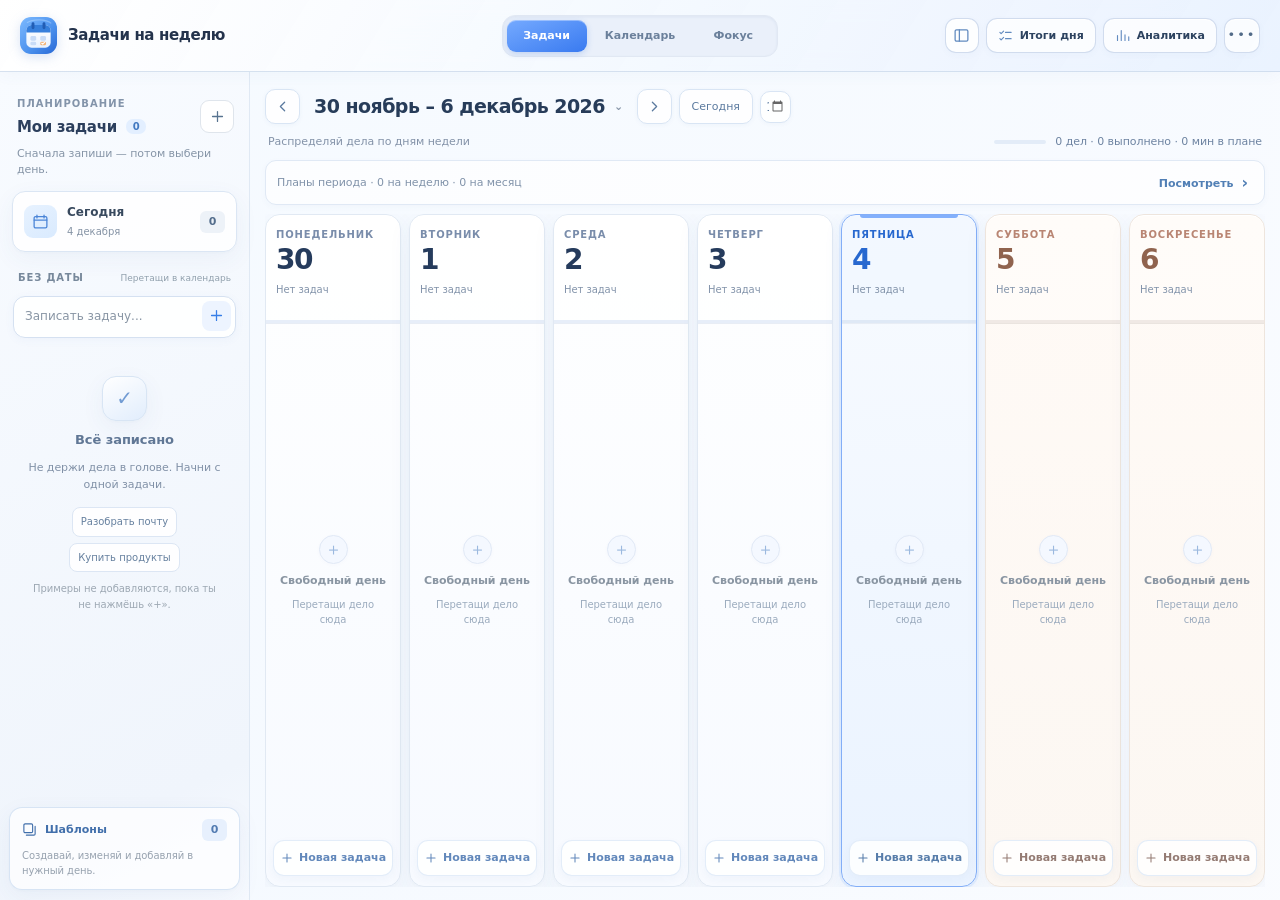
<file: weekly-planner/index.html>
<!doctype html>
<html lang="ru">
<head>
  <meta charset="UTF-8" />
  <meta name="viewport" content="width=device-width,initial-scale=1" />
  <meta name="theme-color" content="#ffffff" />
  <meta name="description" content="Планирование задач: список без даты, неделя, календарь и итоги дня." />
  <title>Задачи на неделю</title>
  <link rel="stylesheet" href="./ellie-style.css" />
  <script type="module" src="./ellie-app.js"></script>
</head>
<body>
<div class="workspace">
  <header class="app-header app-header-macos">
    <div class="identity">
      <svg class="identity-calendar" aria-hidden="true" width="34" height="34" viewBox="0 0 64 64" xmlns="http://www.w3.org/2000/svg">
        <defs>
          <linearGradient id="iosIconBlue" x1="0" y1="0" x2="1" y2="1">
            <stop offset="0%" stop-color="#7dbaff"/><stop offset="58%" stop-color="#4b91ed"/><stop offset="100%" stop-color="#2868d5"/>
          </linearGradient>
          <linearGradient id="iosCalendarPaper" x1="0" y1="0" x2="0" y2="1">
            <stop offset="0%" stop-color="#ffffff"/><stop offset="100%" stop-color="#e9f3ff"/>
          </linearGradient>
        </defs>
        <rect width="64" height="64" rx="15" fill="url(#iosIconBlue)"/>
        <path d="M12 10C22 3 45 3 54 11" fill="none" stroke="#d7ebff" stroke-width="2" opacity=".32"/>
        <rect x="11" y="14" width="42" height="39" rx="9" fill="url(#iosCalendarPaper)"/>
        <path d="M20 14h24a9 9 0 0 1 9 9v4H11v-4a9 9 0 0 1 9-9Z" fill="#367fdc"/>
        <rect x="20" y="9" width="5" height="12" rx="2.5" fill="#225db4"/>
        <rect x="39" y="9" width="5" height="12" rx="2.5" fill="#225db4"/>
        <rect x="18" y="33" width="10" height="8" rx="2.5" fill="#c8dcf7"/>
        <rect x="35" y="33" width="10" height="8" rx="2.5" fill="#c8dcf7"/>
        <rect x="18" y="43" width="10" height="6" rx="2.5" fill="#c8dcf7"/>
        <rect x="35" y="43" width="10" height="6" rx="2.5" fill="#f2b478"/>
        <path d="m37.5 45.4 1.8 1.7 3.1-3.3" fill="none" stroke="#fff" stroke-width="1.8" stroke-linecap="round" stroke-linejoin="round"/>
      </svg>
      <strong>Задачи на неделю</strong>
    </div>
    <div class="mode-picker header-mode-picker" role="group" aria-label="Режим просмотра">
      <button type="button" data-view="board" class="active">Задачи</button>
      <button type="button" data-view="calendar">Календарь</button>
      <button type="button" data-view="focus">Фокус</button>
    </div>
    <div class="header-actions">
      <button type="button" id="inboxToggle" class="icon-action" title="Показать или скрыть список без даты" aria-label="Панель задач" aria-expanded="true" data-ui-icon="panel">☰</button>
      <button type="button" id="openReview" class="quiet-action" data-ui-icon="checklist">Итоги дня</button>
      <button type="button" id="openStats" class="quiet-action" data-ui-icon="chart">Аналитика</button>
      <details id="moreMenu" class="more-menu"><summary aria-label="Ещё действия">•••</summary>
        <div class="more-content">
          <button type="button" id="openTemplates">Шаблоны задач</button>
          <button type="button" id="openTrash">Корзина и копии</button>
          <label class="auto-carry-setting"><input type="checkbox" id="autoCarry" /> Автоперенос невыполненного</label>
          <button type="button" id="exportButton">Экспорт JSON</button>
          <button type="button" id="importButton">Импорт JSON</button>
          <div class="menu-separator"></div>
          <button type="button" id="checkUpdates" class="menu-update" hidden>Проверить обновления</button>
          <div id="updateStatus" class="menu-update-status" role="status" aria-live="polite" hidden></div>
        </div>
      </details>
      <input type="file" id="importFile" accept="application/json,.json" hidden />
    </div>
  </header>
  <div class="work-area work-area-macos">
    <aside id="inboxPanel" class="inbox-panel">
      <div class="inbox-top"><div><span class="eyebrow">Планирование</span><h2>Мои задачи <span id="inboxCount">0</span></h2></div><button id="newInboxTask" type="button" class="icon-action" aria-label="Добавить задачу без даты" data-ui-icon="plus">+</button></div>
      <p class="inbox-caption">Сначала запиши — потом выбери день.</p>
      <button type="button" class="inbox-today" id="sidebarToday" title="Перейти к задачам на сегодня">
        <span class="inbox-today-leading"><span class="sidebar-today-glyph" data-ui-icon="calendar">▣</span><span><strong>Сегодня</strong><small id="sidebarTodayDate"></small></span></span>
        <span class="inbox-today-count" id="sidebarTodayCount">0</span>
      </button>
      <div class="inbox-section-heading"><span>БЕЗ ДАТЫ</span><span>Перетащи в календарь</span></div>
      <form id="inboxForm" class="quick-add">
        <input id="inboxInput" maxlength="120" type="text" placeholder="Записать задачу..." aria-label="Новая задача без даты" required />
        <button type="submit" aria-label="Добавить" data-ui-icon="plus">+</button>
      </form>
      <div id="inboxList" class="inbox-list" aria-live="polite"></div>
      <div class="inbox-bottom">
        <button type="button" id="openQuickTemplate" class="small-link"><span class="sidebar-template-label"><span data-ui-icon="layers">▤</span> Шаблоны</span><span id="templateCount" class="template-count">0</span></button>
        <span class="sidebar-bottom-note">Создавай, изменяй и добавляй в нужный день.</span>
      </div>
    </aside>
    <main class="planner planner-macos">
      <div class="planner-toolbar">
        <div class="date-nav">
          <button type="button" class="icon-action" id="prevPeriod" aria-label="Предыдущая неделя" data-ui-icon="chevron-left">‹</button>
          <button type="button" class="date-heading" id="periodButton" title="Выбрать дату"><span id="periodTitle">Неделя</span><span class="chevron">⌄</span></button>
          <button type="button" class="icon-action" id="nextPeriod" aria-label="Следующая неделя" data-ui-icon="chevron-right">›</button>
          <button type="button" class="today-button" id="goToday">Сегодня</button>
          <input type="date" id="jumpDate" aria-label="Выбрать дату для перехода" />
        </div>

      </div>
      <div class="planner-caption"><span id="viewDescription">Распредели дела по дням недели</span>
        <span class="progress-inline"><span class="inline-progress-track"><i id="inlineProgressFill"></i></span><span id="weekProgress"></span></span>
      </div>
      <div class="period-strip" id="periodStrip">
        <span class="period-strip-label" id="periodStripLabel">Планы на неделю и месяц</span>
        <button type="button" id="openPeriodPlans" class="period-strip-open">Посмотреть <span aria-hidden="true">›</span></button>
      </div>
      <div class="board-viewport" id="boardView" aria-label="Задачи недели"></div>
      <div class="calendar-viewport" id="calendarView" hidden></div>
      <div class="focus-viewport" id="focusView" hidden></div>
    </main>
  </div>
</div>

<dialog id="taskDialog" class="editor-dialog">
  <form id="taskForm" novalidate>
    <header class="dialog-header"><h2 id="taskDialogTitle">Новая задача</h2><button type="button" class="close-dialog" data-close="taskDialog" aria-label="Закрыть">×</button></header>
    <div class="editor-body">
      <label class="field"><span>Задача</span><input id="editTitle" type="text" maxlength="120" required placeholder="Что нужно сделать?" /></label>
      <label class="field"><span>Когда выполнить</span>
        <select id="editScope">
          <option value="day">В конкретный день</option>
          <option value="week">В течение недели</option>
          <option value="month">В течение месяца</option>
          <option value="inbox">Без даты — в список</option>
        </select>
      </label>
      <p id="scopeHint" class="scope-hint" hidden></p>
      <div class="field-pair">
        <label class="field" id="editDateField"><span>Дата или период</span><input id="editDate" type="date" /></label>
        <label class="field"><span>Список</span><select id="editCategory">
          <option value="work">Работа</option><option value="study">Учёба</option>
          <option value="personal">Личное</option><option value="sport">Спорт</option>
          <option value="health">Здоровье</option><option value="other">Другое</option>
        </select></label>
      </div>
      <label class="field"><span>Планировать по</span><select id="editMeasure">
        <option value="duration">Продолжительности</option><option value="interval">Конкретному времени</option>
        <option value="count">Количеству повторений</option></select></label>
      <div id="durationFields" class="field-pair">
        <label class="field"><span>Оценка — часы</span><input id="editHours" type="number" min="0" max="744" step="1" placeholder="0" /></label>
        <label class="field"><span>Оценка — минуты</span><input id="editMinutes" type="number" min="0" max="44640" step="1" placeholder="30" /></label>
      </div>
      <div id="countFields" class="field-pair" hidden>
        <label class="field"><span>Количество в плане</span><input id="editTargetCount" type="number" min="1" max="100000" step="1" placeholder="30" /></label>
        <label class="field"><span>Фактически</span><input id="editActualCount" type="number" min="0" max="100000" step="1" placeholder="0" /></label>
      </div>
      <div id="intervalFields" class="field-pair">
        <label class="field"><span>Начало по расписанию</span><input id="editStart" type="time" /></label>
        <label class="field"><span>Окончание</span><input id="editEnd" type="time" /></label>
      </div>
      <details class="editor-advanced">
        <summary>Дополнительные параметры</summary>
        <div class="advanced-inner">
          <div class="field-pair">
            <label class="field"><span>Повторение</span><select id="editRepeat"><option value="none">Не повторять</option><option value="daily">Ежедневно</option><option value="weekly">Еженедельно</option><option value="custom">По дням недели</option>
            <option value="interval">Каждые N дней</option><option value="monthly">Ежемесячно</option></select></label>
            <label class="field"><span>Статус</span><select id="editStatus"><option value="todo">Не выполнена</option><option value="partial">Частично</option><option value="done">Выполнена</option></select></label>
          </div>
          <div id="repeatDayFields" class="repeat-days" hidden>
            <span>Дни повторения</span>
            <label><input type="checkbox" value="0" /> Пн</label><label><input type="checkbox" value="1" /> Вт</label>
            <label><input type="checkbox" value="2" /> Ср</label><label><input type="checkbox" value="3" /> Чт</label>
            <label><input type="checkbox" value="4" /> Пт</label><label><input type="checkbox" value="5" /> Сб</label>
            <label><input type="checkbox" value="6" /> Вс</label>
          </div>
          <label id="repeatIntervalField" class="field" hidden><span>Повторять каждые N дней</span>
            <input id="editRepeatInterval" type="number" min="2" max="365" step="1" value="2" /></label>
          <div class="field-pair">
            <label class="field"><span>Приоритет</span><select id="editPriority"><option value="normal">Обычный</option><option value="low">Низкий</option><option value="high">Высокий</option></select></label>
            <label class="field"><span>Факт — минуты</span><input id="editActual" type="number" min="0" max="44640" step="1" placeholder="Не записано" /></label>
          </div>
          <div class="field subtask-editor"><span>Подзадачи</span>
            <div id="editSubtasks" class="subtask-list"></div>
            <div class="subtask-add-row"><input id="newSubtask" type="text" maxlength="180" placeholder="Новая подзадача…" />
              <button type="button" id="addSubtask">＋ Добавить</button></div>
          </div>
          <label class="field"><span>Комментарий</span><textarea id="editNotes" rows="3" maxlength="5000" placeholder="Заметка или чек-лист"></textarea></label>
          <label class="checkbox-line"><input id="saveTemplate" type="checkbox" /> Сохранить как шаблон</label>
        </div>
      </details>
      <p id="editError" class="error-text" role="alert" hidden></p>
    </div>
    <footer class="dialog-footer">
      <button type="button" class="delete-action" id="deleteTask" hidden>Удалить</button>
      <div class="footer-right"><button type="button" class="quiet-action" data-close="taskDialog">Отмена</button><button type="submit" class="primary-action">Сохранить</button></div>
    </footer>
  </form>
</dialog>

<dialog id="reviewDialog" class="panel-dialog">
  <header class="dialog-header"><h2>Итоги дня</h2><button type="button" class="close-dialog" data-close="reviewDialog" aria-label="Закрыть">×</button></header>
  <div class="panel-content"><label class="field"><span>Дата подведения итогов</span><input type="date" id="reviewDate" /></label>
    <div id="reviewStats" class="review-stat-strip"></div>
    <label class="field"><span>Что получилось? Что улучшить завтра?</span><textarea id="reviewNotes" rows="5" maxlength="5000" placeholder="Главные достижения, мысли, выводы..."></textarea></label>
    <div class="review-bottom"><button type="button" id="rollTomorrow" class="quiet-action">Перенести невыполненное на завтра</button><button type="button" id="saveReview" class="primary-action">Сохранить итог</button></div>
  </div>
</dialog>
<dialog id="statsDialog" class="panel-dialog">
  <header class="dialog-header"><h2>Аналитика недели</h2><button type="button" class="close-dialog" data-close="statsDialog" aria-label="Закрыть">×</button></header>
  <div class="panel-content" id="statsContent"></div>
</dialog>
<dialog id="periodDialog" class="panel-dialog">
  <header class="dialog-header"><h2>Планы на период</h2><button type="button" class="close-dialog" data-close="periodDialog" aria-label="Закрыть">×</button></header>
  <div id="periodContent" class="panel-content">
    <div class="period-actions">
      <button type="button" id="newWeekPlan">＋ На неделю</button>
      <button type="button" id="newMonthPlan">＋ На месяц</button>
    </div>
    <div id="periodTaskList"></div>
  </div>
</dialog>
<dialog id="trashDialog" class="panel-dialog">
  <header class="dialog-header"><h2>Корзина и резервные копии</h2><button type="button" class="close-dialog" data-close="trashDialog" aria-label="Закрыть">×</button></header>
  <div id="trashContent" class="panel-content"></div>
</dialog>
<dialog id="templateDialog" class="panel-dialog">
  <header class="dialog-header"><h2>Шаблоны дел</h2><button type="button" class="close-dialog" data-close="templateDialog" aria-label="Закрыть">×</button></header>
  <form id="templateCreateForm" class="template-create-form" autocomplete="off">
    <input type="hidden" id="templateEditId" value="" />
    <label class="template-create-title" for="templateNewTitle">Новая задача</label>
    <input id="templateNewTitle" name="title" type="text" maxlength="120" required placeholder="Название задачи…" />
    <div class="template-create-options">
      <label for="templateNewCategory">Категория
        <select id="templateNewCategory" name="category">
          <option value="personal">Личное время</option>
          <option value="work">Работа</option>
          <option value="study">Учёба</option>
          <option value="sport">Спорт</option>
          <option value="health">Здоровье</option>
          <option value="other">Другое</option>
        </select>
      </label>
      <label for="templateNewMinutes">Время, мин
        <input id="templateNewMinutes" name="minutes" type="number" min="0" max="1440" step="1" value="30" required />
      </label>
      <button type="submit" class="template-create-button" id="templateSaveButton">＋ Создать</button>
      <button type="button" id="cancelTemplateEdit" hidden>Отмена</button>
    </div>
  </form>
  <div class="panel-content" id="templateContent"></div>
</dialog>

<div id="notification" class="notification" hidden role="status"></div>
</body>
</html>
</file>
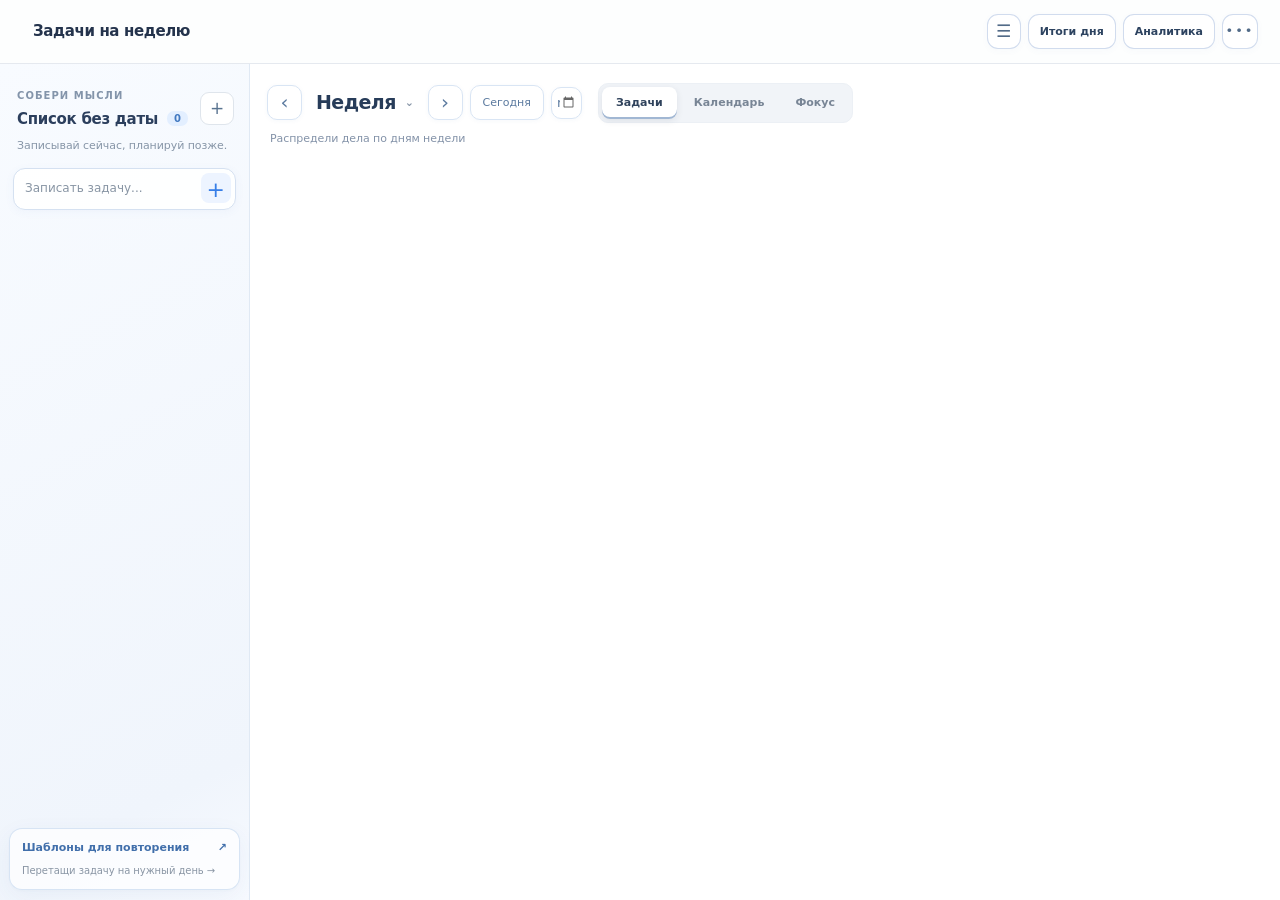
<file: weekly-planner/ellie-shell.html>
<!doctype html>
<html lang="ru">
<head>
  <meta charset="UTF-8" />
  <meta name="viewport" content="width=device-width,initial-scale=1" />
  <meta name="theme-color" content="#ffffff" />
  <meta name="description" content="Планирование задач: список без даты, неделя, календарь и итоги дня." />
  <title>Задачи на неделю</title>
  <link rel="stylesheet" href="./ellie-style.css" />
  <script type="module" src="./ellie-app.js"></script>
</head>
<body>
<div class="workspace">
  <header class="app-header">
    <div class="identity">
      <span class="identity-icon" aria-hidden="true"><i></i><i></i><i></i><i></i></span>
      <strong>Задачи на неделю</strong>
    </div>
    <div class="header-actions">
      <button type="button" id="inboxToggle" class="icon-action" title="Показать или скрыть список без даты" aria-label="Панель задач">☰</button>
      <button type="button" id="openReview" class="quiet-action">Итоги дня</button>
      <button type="button" id="openStats" class="quiet-action">Аналитика</button>
      <details id="moreMenu" class="more-menu"><summary aria-label="Ещё действия">•••</summary>
        <div class="more-content">
          <button type="button" id="openTemplates">Шаблоны задач</button>
          <button type="button" id="exportButton">Экспорт JSON</button>
          <button type="button" id="importButton">Импорт JSON</button>
        </div>
      </details>
      <input type="file" id="importFile" accept="application/json,.json" hidden />
    </div>
  </header>
  <div class="work-area">
    <aside id="inboxPanel" class="inbox-panel">
      <div class="inbox-top"><div><span class="eyebrow">Собери мысли</span><h2>Список без даты <span id="inboxCount">0</span></h2></div><button id="newInboxTask" type="button" class="icon-action" aria-label="Добавить задачу без даты">+</button></div>
      <p class="inbox-caption">Записывай сейчас, планируй позже.</p>
      <form id="inboxForm" class="quick-add">
        <input id="inboxInput" maxlength="120" type="text" placeholder="Записать задачу..." aria-label="Новая задача без даты" required />
        <button type="submit" aria-label="Добавить">+</button>
      </form>
      <div id="inboxList" class="inbox-list" aria-live="polite"></div>
      <div class="inbox-bottom">
        <button type="button" id="openQuickTemplate" class="small-link">Шаблоны для повторения <span>↗</span></button>
        <span>Перетащи задачу на нужный день →</span>
      </div>
    </aside>
    <main class="planner">
      <div class="planner-toolbar">
        <div class="date-nav">
          <button type="button" class="icon-action" id="prevPeriod" aria-label="Предыдущая неделя">‹</button>
          <button type="button" class="date-heading" id="periodButton" title="Выбрать дату"><span id="periodTitle">Неделя</span><span class="chevron">⌄</span></button>
          <button type="button" class="icon-action" id="nextPeriod" aria-label="Следующая неделя">›</button>
          <button type="button" class="today-button" id="goToday">Сегодня</button>
          <input type="date" id="jumpDate" aria-label="Выбрать дату для перехода" />
        </div>
        <div class="mode-picker" role="group" aria-label="Режим просмотра">
          <button type="button" data-view="board" class="active">Задачи</button>
          <button type="button" data-view="calendar">Календарь</button>
          <button type="button" data-view="focus">Фокус</button>
        </div>
      </div>
      <div class="planner-caption"><span id="viewDescription">Распредели дела по дням недели</span><span id="weekProgress"></span></div>
      <div class="board-viewport" id="boardView" aria-label="Задачи недели"></div>
      <div class="calendar-viewport" id="calendarView" hidden></div>
      <div class="focus-viewport" id="focusView" hidden></div>
    </main>
  </div>
</div>

<dialog id="taskDialog" class="editor-dialog">
  <form id="taskForm" novalidate>
    <header class="dialog-header"><h2 id="taskDialogTitle">Новая задача</h2><button type="button" class="close-dialog" data-close="taskDialog" aria-label="Закрыть">×</button></header>
    <div class="editor-body">
      <label class="field"><span>Задача</span><input id="editTitle" type="text" maxlength="120" required placeholder="Что нужно сделать?" /></label>
      <div class="field-pair">
        <label class="field"><span>Дата</span><input id="editDate" type="date" /></label>
        <label class="field"><span>Список</span><select id="editCategory">
          <option value="work">Работа</option><option value="study">Учёба</option>
          <option value="personal">Личное</option><option value="sport">Спорт</option>
          <option value="health">Здоровье</option><option value="other">Другое</option>
        </select></label>
      </div>
      <div class="field-pair">
        <label class="field"><span>Оценка — часы</span><input id="editHours" type="number" min="0" max="744" step="1" placeholder="0" /></label>
        <label class="field"><span>Оценка — минуты</span><input id="editMinutes" type="number" min="0" max="44640" step="1" placeholder="30" /></label>
      </div>
      <div class="field-pair">
        <label class="field"><span>Начало по расписанию</span><input id="editStart" type="time" /></label>
        <label class="field"><span>Окончание</span><input id="editEnd" type="time" /></label>
      </div>
      <details class="editor-advanced">
        <summary>Дополнительные параметры</summary>
        <div class="advanced-inner">
          <div class="field-pair">
            <label class="field"><span>Повторение</span><select id="editRepeat"><option value="none">Не повторять</option><option value="daily">Ежедневно</option><option value="weekly">Еженедельно</option></select></label>
            <label class="field"><span>Статус</span><select id="editStatus"><option value="todo">Не выполнена</option><option value="partial">Частично</option><option value="done">Выполнена</option></select></label>
          </div>
          <div class="field-pair">
            <label class="field"><span>Приоритет</span><select id="editPriority"><option value="normal">Обычный</option><option value="low">Низкий</option><option value="high">Высокий</option></select></label>
            <label class="field"><span>Факт — минуты</span><input id="editActual" type="number" min="0" max="44640" step="1" placeholder="Не записано" /></label>
          </div>
          <label class="field"><span>Комментарий / подзадачи</span><textarea id="editNotes" rows="3" maxlength="5000" placeholder="Заметка или чек-лист"></textarea></label>
          <label class="checkbox-line"><input id="saveTemplate" type="checkbox" /> Сохранить как шаблон</label>
        </div>
      </details>
      <p id="editError" class="error-text" role="alert" hidden></p>
    </div>
    <footer class="dialog-footer">
      <button type="button" class="delete-action" id="deleteTask" hidden>Удалить</button>
      <div class="footer-right"><button type="button" class="quiet-action" data-close="taskDialog">Отмена</button><button type="submit" class="primary-action">Сохранить</button></div>
    </footer>
  </form>
</dialog>

<dialog id="reviewDialog" class="panel-dialog">
  <header class="dialog-header"><h2>Итоги дня</h2><button type="button" class="close-dialog" data-close="reviewDialog" aria-label="Закрыть">×</button></header>
  <div class="panel-content"><label class="field"><span>Дата подведения итогов</span><input type="date" id="reviewDate" /></label>
    <div id="reviewStats" class="review-stat-strip"></div>
    <label class="field"><span>Что получилось? Что улучшить завтра?</span><textarea id="reviewNotes" rows="5" maxlength="5000" placeholder="Главные достижения, мысли, выводы..."></textarea></label>
    <div class="review-bottom"><button type="button" id="rollTomorrow" class="quiet-action">Перенести невыполненное на завтра</button><button type="button" id="saveReview" class="primary-action">Сохранить итог</button></div>
  </div>
</dialog>
<dialog id="statsDialog" class="panel-dialog">
  <header class="dialog-header"><h2>Аналитика недели</h2><button type="button" class="close-dialog" data-close="statsDialog" aria-label="Закрыть">×</button></header>
  <div class="panel-content" id="statsContent"></div>
</dialog>
<dialog id="templateDialog" class="panel-dialog">
  <header class="dialog-header"><h2>Шаблоны дел</h2><button type="button" class="close-dialog" data-close="templateDialog" aria-label="Закрыть">×</button></header>
  <div class="panel-content" id="templateContent"></div>
</dialog>

<div id="notification" class="notification" hidden role="status"></div>
</body>
</html>
</file>
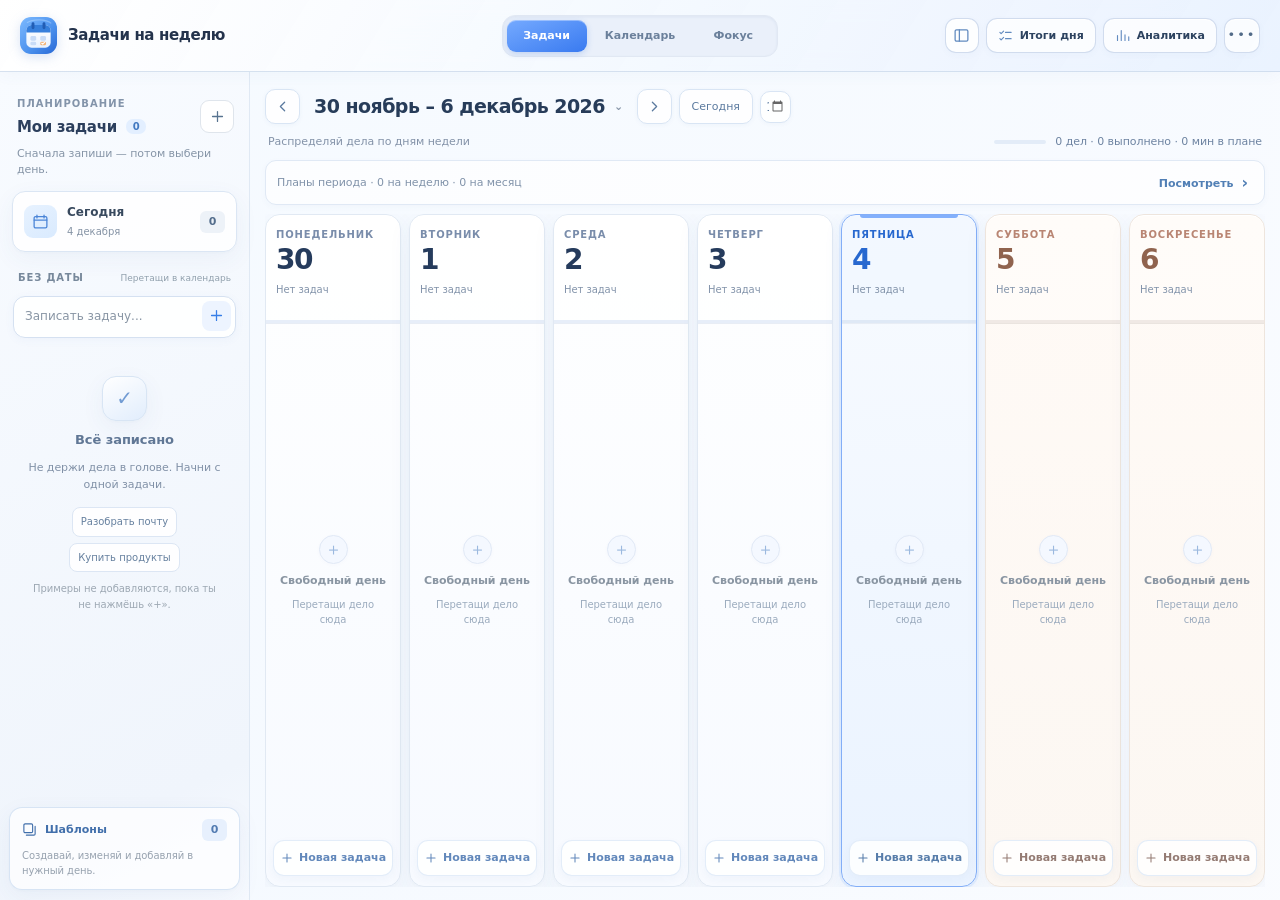
<file: weekly-planner/planner-standalone.html>
<!doctype html>
<html lang="ru">
<head>
  <meta charset="UTF-8" />
  <meta name="viewport" content="width=device-width,initial-scale=1" />
  <meta name="theme-color" content="#ffffff" />
  <meta name="description" content="Планирование задач: список без даты, неделя, календарь и итоги дня." />
  <title>Задачи на неделю</title>
  <style>
/* A clean, independent reimplementation of a Brain Dump + daily planning workspace. */
:root {
  font-family:Inter,-apple-system,BlinkMacSystemFont,"Segoe UI",system-ui,sans-serif;
  color:#292d35; background:#fff;
  --surface:#fff;--canvas:#fafbfc;--stroke:#e9ebef;--muted:#969ca5;--ink:#252a33;
  --shadow:0 9px 26px rgba(22,30,47,.055);--blue:#5b87fa;
}
*{box-sizing:border-box}
html,body{width:100%;height:100%;margin:0;overflow:hidden}
body{font:13px/1.45 Inter,-apple-system,BlinkMacSystemFont,"Segoe UI",system-ui,sans-serif;color:var(--ink);-webkit-font-smoothing:antialiased}
button,input,select,textarea{font:inherit}
button{cursor:pointer;color:inherit}button:disabled{cursor:not-allowed;opacity:.45}
:focus-visible{outline:2px solid #79a2ff;outline-offset:2px}
[hidden]{display:none!important}
.workspace{height:100dvh;display:flex;flex-direction:column;min-height:0;overflow:hidden}
.app-header{height:62px;flex:none;display:flex;align-items:center;justify-content:space-between;border-bottom:1px solid var(--stroke);padding:0 24px 0 19px;background:#fff;gap:20px}
.identity{display:flex;align-items:center;gap:11px;font-size:17px;letter-spacing:-.4px;white-space:nowrap}
.identity strong{font-weight:700}
.header-actions{display:flex;align-items:center;gap:9px}
.icon-action{height:34px;min-width:34px;display:inline-grid;place-items:center;border:1px solid var(--stroke);border-radius:9px;background:#fff;font-size:17px}
.icon-action:hover,.quiet-action:hover,.today-button:hover{background:#f2f4f7}
.quiet-action{background:#fff;border:1px solid var(--stroke);border-radius:8px;padding:8px 13px;font-weight:560}
.more-menu{position:relative}
.more-menu>summary{list-style:none;display:grid;place-items:center;width:36px;height:34px;border-radius:9px;border:1px solid var(--stroke);cursor:pointer;letter-spacing:2px}
.more-menu>summary::-webkit-details-marker{display:none}
.more-content{position:absolute;z-index:15;right:0;top:41px;width:185px;border:1px solid var(--stroke);border-radius:11px;background:#fff;box-shadow:var(--shadow);padding:6px}
.more-content button{border:0;background:transparent;display:block;text-align:left;width:100%;padding:10px;border-radius:7px}.more-content button:hover{background:#f3f6fa}
.work-area{flex:1;min-height:0;display:flex;overflow:hidden}
.inbox-panel{width:280px;flex:0 0 280px;border-right:1px solid var(--stroke);display:flex;flex-direction:column;min-height:0;background:#fdfdfd;transition:width .2s,flex-basis .2s,opacity .2s}
.workspace.inbox-hidden .inbox-panel{width:0;flex-basis:0;opacity:0;overflow:hidden;border:0}
.inbox-top{display:flex;align-items:center;justify-content:space-between;padding:25px 17px 0 22px;gap:9px}
.inbox-top h2{font-size:16px;margin:4px 0 0;font-weight:690;letter-spacing:-.45px}
.inbox-top h2 span{font-size:11px;padding:2px 7px;border-radius:6px;background:#edeff4;color:#69727d;margin-left:4px;vertical-align:middle}
.eyebrow{font-size:10px;letter-spacing:.12em;text-transform:uppercase;color:var(--muted);font-weight:700}
.inbox-caption{padding:0 22px;margin:8px 0 17px;color:var(--muted);font-size:11px}
.quick-add{margin:0 15px 12px;display:flex;border:1px solid #dfe3e9;background:#fff;border-radius:9px;min-height:39px;box-shadow:0 3px 12px #161e2905}
.quick-add input{border:0;background:transparent;outline:none;width:100%;min-width:0;padding:8px 10px}
.quick-add input::placeholder{color:#aeb4bd}
.quick-add button{border:0;background:transparent;color:#6e7c96;font-size:21px;width:34px}
.inbox-list{flex:1;min-height:0;overflow-y:auto;overscroll-behavior:contain;padding:0 13px 8px}
.inbox-empty{font-size:12px;line-height:1.7;padding:26px 14px;color:#a1a8b2;text-align:center}
.inbox-item{display:flex;align-items:flex-start;gap:8px;background:#fff;border:1px solid var(--stroke);border-radius:10px;margin-bottom:7px;padding:10px 10px;box-shadow:0 1px 3px #18223004;cursor:grab}
.inbox-item:active{cursor:grabbing}.inbox-item.dragging,.task-tile.dragging{opacity:.4}
.inbox-item .item-main{flex:1;min-width:0}
.item-title{word-break:break-word;font-size:12px;color:#353b44}
.item-subline{display:flex;align-items:center;gap:7px;margin-top:6px;color:#979eaa;font-size:10px}
.category-dot{width:7px;height:7px;display:inline-block;border-radius:50%;flex:0 0 7px}
.category-dot.work{background:#ee697c}.category-dot.personal{background:#ffc45d}.category-dot.study{background:#9872fa}.category-dot.sport{background:#64c4a9}.category-dot.health{background:#76a9f3}.category-dot.other{background:#abb0bc}
.inbox-item button{border:0;background:transparent;color:#a1a8b0;padding:0 3px}.inbox-item button:hover{color:#2d3544}
.inbox-bottom{border-top:1px solid var(--stroke);padding:11px 18px 16px;display:grid;gap:7px;font-size:10px;color:#a1a8b2}
.small-link{border:0;background:transparent;color:#657592;text-align:left;font-size:11px;padding:0;display:flex;justify-content:space-between}
.planner{flex:1;min-width:0;min-height:0;display:flex;flex-direction:column;padding:19px 16px 14px;background:#fff}
.planner-toolbar{display:flex;align-items:center;justify-content:space-between;gap:11px;flex:none}
.date-nav{display:flex;align-items:center;gap:7px;min-width:0;position:relative}
.date-heading{display:flex;align-items:center;gap:8px;background:none;border:0;padding:4px 7px;font-weight:700;font-size:17px;letter-spacing:-.5px;white-space:nowrap}
.date-heading:hover{color:#476ddd}
.chevron{font-size:12px;color:#989fac}
.today-button{border:1px solid var(--stroke);border-radius:8px;background:#fff;padding:7px 10px;font-size:11px;color:#666f7e}
#jumpDate{width:31px;max-width:31px;height:32px;border:1px solid var(--stroke);border-radius:8px;color:transparent;background:#fff;overflow:hidden;padding:4px}
#jumpDate::-webkit-calendar-picker-indicator{cursor:pointer;margin:0;opacity:.6}
.mode-picker{display:flex;gap:3px;padding:3px;border-radius:9px;background:#f3f4f7;border:1px solid #f0f1f4;flex:none}
.mode-picker button{border:0;background:transparent;color:#949aa4;padding:7px 12px;border-radius:7px;font-size:11px;font-weight:640}
.mode-picker button.active{background:#fff;color:#343945;box-shadow:0 1px 5px #1d2b4218}
.planner-caption{display:flex;align-items:center;justify-content:space-between;margin:13px 3px 12px;color:#a6acb4;font-size:11px;gap:10px;flex:none}
#weekProgress{color:#7c8997}
.board-viewport{flex:1;min-height:0;display:grid;grid-template-columns:repeat(7,minmax(0,1fr));gap:9px;overflow:hidden}
.day-column{min-width:0;display:flex;flex-direction:column;background:#fbfbfc;border:1px solid #eef0f3;border-radius:11px;overflow:hidden}
.day-column.today{background:#f8fbff;border-color:#a9c2fa}
.day-column.weekend{background:#fbfafb}
.day-heading{padding:13px 10px 11px;border-bottom:1px solid #eff0f3;display:flex;align-items:center;justify-content:space-between;gap:4px}
.day-name{font-size:11px;color:#707887;font-weight:630}
.day-name strong{font-weight:750;color:#30363e}
.day-name .today-number{background:#507dec;color:#fff;padding:2px 6px;border-radius:6px}
.day-estimate{color:#a3aab4;font-size:10px;white-space:nowrap}
.day-add{border:1px dashed #e5e8ed;background:#fff;color:#aaaeb7;margin:8px;border-radius:8px;min-height:32px;font-size:11px;flex:none;text-align:left;padding:0 8px}
.day-add:hover{border-color:#9db5f8;color:#4774dc}
.day-tasks{flex:1;min-height:0;overflow-y:auto;overscroll-behavior:contain;padding:0 7px 10px}
.day-column.drop-target,.calendar-day.drop-target{background:#e9f1ff!important;border-color:#6a93f5}
.task-tile{display:flex;align-items:flex-start;gap:7px;margin:0 0 7px;background:#fff;border-radius:9px;border:1px solid #ededf1;padding:9px 7px;box-shadow:0 1px 4px #1f2b4006;min-height:61px;cursor:grab}
.task-tile:active{cursor:grabbing}
.task-tile .task-check{width:15px;height:15px;border:1.6px solid #cdd3db;border-radius:5px;background:#fff;flex:0 0 15px;padding:0;display:grid;place-items:center;line-height:1;font-size:11px}
.task-tile .task-check.done{background:#66be94;border-color:#66be94;color:#fff}
.task-tile .task-check.partial{border-color:#e7b45f;background:#fff9e7;color:#bd933c}
.task-tile .task-edit{flex:1;min-width:0;text-align:left;border:0;padding:0;background:transparent}
.task-tile .item-title{display:block;font-size:11px;line-height:1.35;overflow-wrap:anywhere}
.task-tile.done .item-title{color:#aaaeb4;text-decoration:line-through}
.task-tile .item-subline{font-size:10px;margin-top:7px;gap:5px;flex-wrap:wrap}
.task-tile .time-chip{margin-left:auto;color:#949ca5;font-size:10px;white-space:nowrap}
.task-tile .mini-actions{border:0;background:transparent;color:#b3bac1;font-size:15px;padding:0;flex:0 0 10px}
.task-tile.priority-high{border-left:2px solid #ed8698}
.task-tile.priority-low{border-left:2px solid #8bcbb3}
.calendar-viewport{flex:1;min-height:0;overflow:auto;overscroll-behavior:contain;border:1px solid #eceef2;border-radius:10px;background:#fff}
.timeline-head{display:grid;grid-template-columns:44px repeat(7,minmax(95px,1fr));height:47px;position:sticky;top:0;z-index:6;background:#fff;border-bottom:1px solid var(--stroke);min-width:760px}
.timeline-head div{text-align:center;border-left:1px solid var(--stroke);padding:11px;font-size:11px}
.timeline-body{display:grid;grid-template-columns:44px repeat(7,minmax(95px,1fr));min-width:760px;height:1020px;position:relative}
.hour-labels{position:relative;background:#fff}
.hour-label{position:absolute;width:100%;text-align:center;color:#adb3bb;font-size:10px;transform:translateY(-5px)}
.calendar-day{position:relative;background:repeating-linear-gradient(to bottom,#fff 0px,#fff 59px,#ebedf1 59px,#ebedf1 60px);border-left:1px solid #edf0f3}
.time-block{position:absolute;left:4px;right:4px;padding:5px 7px;background:#b8d8ff;color:#2c547f;border-radius:6px;overflow:hidden;cursor:grab;font-size:10px;box-shadow:0 1px 3px #596d861e;line-height:1.35;z-index:1}
.time-block.work{background:#ffc6d1;color:#a94b67}
.time-block.study{background:#ddd0ff;color:#76569f}
.time-block.personal{background:#ffe2b2;color:#956726}
.time-block.sport{background:#bdf1d4;color:#407b60}
.time-block.health{background:#cce7ff;color:#4c78a4}
.time-block strong{display:block;font-weight:650;overflow-wrap:anywhere}
.time-block small{font-size:9px;opacity:.8}
.calendar-unscheduled{font-size:11px;color:#8f98a6;padding:9px 12px;border-top:1px solid var(--stroke);background:#f9fafc}
.focus-viewport{flex:1;min-height:0;overflow:hidden;display:grid;grid-template-columns:minmax(0,1fr) minmax(260px,36%);gap:15px}
.focus-list,.focus-timer{min-width:0;min-height:0;border:1px solid var(--stroke);border-radius:13px;background:#fbfbfc;padding:18px}
.focus-list{overflow-y:auto;overscroll-behavior:contain}
.focus-list h2,.focus-timer h2{font-size:16px;letter-spacing:-.3px;margin:0 0 14px}
.focus-list .task-tile{max-width:700px}
.focus-list .focus-day-picker{margin-bottom:12px}
.focus-timer{display:flex;flex-direction:column;align-items:center;justify-content:center;text-align:center}
.timer-face{font-weight:710;font-size:clamp(39px,5vw,65px);font-variant-numeric:tabular-nums;letter-spacing:-2px}
.focus-timer p{color:#a0a7b2;font-size:12px}
.timer-actions{display:flex;gap:9px}
.primary-action{background:#373b45;border:1px solid #373b45;border-radius:8px;color:#fff;padding:9px 16px;font-weight:650}
.primary-action:hover{background:#1c2028}
.error-text{color:#bc4153;font-size:12px}
dialog{border:1px solid #e2e5eb;border-radius:15px;background:#fff;box-shadow:0 28px 90px #202b3a35;color:#2f3440;padding:0;max-height:min(90vh,850px)}
dialog::backdrop{background:#2027355e}
.editor-dialog{width:min(510px,calc(100vw - 30px))}
.panel-dialog{width:min(520px,calc(100vw - 30px))}
.dialog-header{display:flex;justify-content:space-between;align-items:center;padding:19px 22px;border-bottom:1px solid var(--stroke)}
.dialog-header h2{font-size:17px;letter-spacing:-.4px;margin:0}
.close-dialog{background:transparent;border:0;color:#9299a4;font-size:26px;line-height:1}
.editor-body{padding:18px 22px;display:grid;gap:13px;max-height:65vh;overflow-y:auto;overscroll-behavior:contain}
.field{display:flex;flex-direction:column;gap:6px;min-width:0;font-size:12px}
.field>span{color:#666d78;font-size:11px;font-weight:600}
.field input,.field textarea,.field select{border:1px solid #e1e5eb;border-radius:8px;background:#fff;color:#313843;width:100%;min-width:0;padding:10px 11px;outline:0}
.field input:focus,.field textarea:focus,.field select:focus{border-color:#789cfa}
.field textarea{resize:vertical}
.field-pair{display:grid;grid-template-columns:repeat(2,minmax(0,1fr));gap:11px}
.editor-advanced{border-top:1px solid var(--stroke);padding-top:12px}
.editor-advanced summary{cursor:pointer;color:#767f8d;font-size:12px}
.advanced-inner{display:grid;gap:11px;padding-top:14px}
.checkbox-line{display:flex;gap:9px;align-items:center;font-size:12px}
.dialog-footer{display:flex;justify-content:space-between;align-items:center;padding:14px 22px 18px;border-top:1px solid var(--stroke)}
.footer-right{display:flex;gap:8px;margin-left:auto}
.delete-action{border:0;background:transparent;color:#cc6472}
.panel-content{max-height:70vh;overflow:auto;overscroll-behavior:contain;padding:19px 22px;display:grid;gap:14px}
.review-stat-strip{display:grid;grid-template-columns:repeat(3,minmax(0,1fr));gap:9px}
.review-stat-strip div,.metric-box{border-radius:10px;border:1px solid var(--stroke);background:#fafbfc;padding:13px}
.review-stat-strip strong,.metric-box strong{display:block;font-size:20px;margin-top:4px}
.review-stat-strip small,.metric-box small{font-size:11px;color:#98a0aa}
.review-bottom{display:flex;gap:10px;align-items:center;justify-content:space-between}
.stats-metrics{display:grid;grid-template-columns:repeat(2,minmax(0,1fr));gap:9px}
.stat-day{display:flex;gap:8px;justify-content:space-between;align-items:center;font-size:11px;border-bottom:1px solid var(--stroke);padding:9px 0}
.stat-bar{width:100%;height:6px;background:#eff1f4;border-radius:8px;margin:5px 0;overflow:hidden}
.stat-bar i{display:block;background:#7b9df5;height:100%;max-width:100%}
.template-row{border:1px solid var(--stroke);padding:10px;border-radius:8px;display:flex;align-items:center;gap:8px}
.template-row strong{flex:1;font-size:12px}
.template-row small{font-size:10px;color:var(--muted)}
.template-row button{background:#f5f7fa;border:1px solid var(--stroke);padding:7px;border-radius:7px}
.notification{position:fixed;bottom:17px;left:50%;transform:translateX(-50%);z-index:30;background:#323a48;color:#fff;border-radius:9px;padding:10px 17px;box-shadow:0 12px 25px #101e3433;font-size:12px}
@media(max-width:1150px){.inbox-panel{width:235px;flex-basis:235px}.day-column .item-title{font-size:10px}.day-column{border-radius:8px}.board-viewport{gap:5px}.planner{padding-inline:9px}.day-heading{padding:10px 6px}}
@media(max-width:850px){.header-actions .quiet-action{display:none}.inbox-panel{width:208px;flex-basis:208px}.mode-picker button{padding:7px 8px}.task-tile{padding:7px 5px}.planner-toolbar{flex-wrap:wrap}.planner-caption{margin:8px 2px}.day-column .item-title{font-size:10px}}
@media(max-width:650px){.app-header{padding:0 9px;height:53px}.identity{font-size:13px}.inbox-panel{position:absolute;top:53px;bottom:0;left:0;z-index:13;width:min(85vw,290px)!important;flex-basis:auto!important;box-shadow:12px 0 24px #15203610}.workspace.inbox-hidden .inbox-panel{transform:translateX(-110%);opacity:0}.planner{padding:10px}.board-viewport{overflow-x:auto;grid-template-columns:repeat(7,minmax(160px,1fr));overscroll-behavior-x:contain}.mode-picker{margin-left:0}.date-heading{font-size:15px}.focus-viewport{grid-template-columns:1fr}.focus-timer{min-height:190px}}
@media(prefers-reduced-motion:reduce){*{transition:none!important;scroll-behavior:auto!important}}


/* Calm editorial polish — clearer type, subtle borders, restrained blue details. */
:root{
  --surface:#fff;--canvas:#f8fafc;--stroke:#e2e7ee;--muted:#75808e;--ink:#273140;
  --shadow:0 4px 22px rgba(34,47,67,.045);--blue:#587dbd;
}
body{color:var(--ink);background:#fff;font-size:13px;letter-spacing:-.005em}
button:focus-visible,input:focus-visible,select:focus-visible,textarea:focus-visible,summary:focus-visible{
  outline:2px solid #91aedd;outline-offset:2px
}
.app-header{height:64px;padding-inline:22px;background:#fdfefe;border-bottom-color:#e5e9ef}
.identity{gap:12px;font-size:16px;letter-spacing:-.55px}
.identity strong{font-weight:720}
.header-actions{gap:8px}
.header-actions .icon-action,.header-actions .quiet-action,.header-actions .more-menu>summary{
  border-color:#e0e5ec;color:#485568;border-radius:9px;background:#fff;
  height:35px;box-shadow:0 1px 3px rgba(27,40,60,.02)
}
.header-actions .quiet-action{padding-inline:13px;font-size:12px}
.header-actions button:hover,.header-actions .more-menu>summary:hover{border-color:#b7c7da;background:#f5f8fc}
.more-content{border-color:#dfe5ed;box-shadow:0 12px 42px rgba(24,38,58,.12)}
.work-area{background:#fff}
.inbox-panel{width:254px;flex-basis:254px;background:#fbfcfe;border-right-color:#e4e9ef}
.inbox-top{padding:22px 15px 0 20px;align-items:center}
.eyebrow{font-size:10px;font-weight:710;letter-spacing:.105em;color:#83909d}
.inbox-top h2{font-size:15px;letter-spacing:-.3px;margin-top:4px}
.inbox-top h2 span{font-size:10px;background:#e9eef5;color:#5c6e83}
.inbox-top .icon-action{border:1px solid #dfe5ec;border-radius:9px;width:33px;height:33px;color:#587390;font-weight:400}
.inbox-caption{margin:7px 0 14px;padding:0 20px;color:#858f9d;font-size:11px}
.quick-add{margin:0 13px 13px;border:1px solid #dae2eb;background:#fff;border-radius:10px;min-height:42px;box-shadow:0 2px 6px rgba(30,50,80,.03)}
.quick-add:focus-within{border-color:#8aa9d6;box-shadow:0 0 0 3px rgba(113,151,204,.1)}
.quick-add input{font-size:12px;padding:9px 11px;color:#2d3747}
.quick-add input::placeholder{color:#8895a4}
.quick-add button{color:#5478af;font-size:22px}
.inbox-list{padding:0 12px 12px}
.inbox-empty{padding:25px 8px;color:#8a96a6;font-size:11px;line-height:1.65}
.inbox-item{background:#fff;border-color:#e2e7ed;border-radius:10px;margin-bottom:7px;padding:11px 10px;box-shadow:0 2px 5px rgba(24,40,62,.025)}
.inbox-item:hover{border-color:#bacbdd;background:#fefeff}
.inbox-item .item-title{font-size:12px;line-height:1.4;font-weight:575}
.inbox-item .item-subline{color:#6e7d8c;font-size:10px;margin-top:7px}
.inbox-bottom{padding:13px 16px 17px;background:#f9fbfd;border-top-color:#e4e8ed;color:#8995a4}
.small-link{color:#4d6d9d;font-weight:600}
.planner{padding:19px 17px 15px;background:#fff}
.planner-toolbar{gap:16px}
.date-nav{gap:8px}
.date-nav>.icon-action{border-color:#e1e6ee;color:#5b6c82;width:35px;height:35px;border-radius:9px;font-size:20px}
.date-nav>.icon-action:hover{border-color:#abc1db;background:#f2f6fd}
.date-heading{font-size:19px;font-weight:760;letter-spacing:-.6px;color:#273346;gap:9px}
.date-heading:hover{color:#416da9}
.chevron{color:#8795a7;font-size:11px}
.today-button{height:35px;color:#637185;font-size:11px;border-color:#e0e6ec;background:#fff;padding-inline:12px}
.mode-picker{background:#f1f4f8;border-color:#ecf0f5;border-radius:10px;gap:3px}
.mode-picker button{padding:8px 14px;font-size:11px;color:#788595;border-radius:8px}
.mode-picker button.active{background:#fff;color:#30435c;box-shadow:0 2px 7px rgba(34,48,71,.09)}
.planner-caption{margin:12px 3px 14px;color:#687786;font-size:11px}
#weekProgress{color:#667589;font-variant-numeric:tabular-nums}
.board-viewport{gap:10px}
.day-column{position:relative;background:#fafbfd;border:1px solid #e4e9f0;border-radius:12px;
  box-shadow:0 1px 2px rgba(39,54,73,.015);transition:background .16s,border-color .16s,box-shadow .16s}
.day-column:hover{border-color:#c5d2e0;background:#f8fafc}
.day-column.today{background:#f5f8fe;border-color:#9fb8dc;box-shadow:0 0 0 1px rgba(114,148,193,.13)}
.day-column.today:before{content:"";position:absolute;top:0;left:11px;right:11px;height:3px;
  background:#7fa1d1;border-radius:0 0 5px 5px}
.day-column.weekend{background:#fbfaf9;border-color:#e9e4e0}
.day-column.weekend:hover{background:#faf7f5;border-color:#ddcfc7}
.day-heading{display:flex;justify-content:space-between;align-items:flex-start;min-height:95px;
  padding:16px 11px 12px;gap:3px;border-bottom:1px solid #e6eaf0}
.day-column.weekend .day-heading{border-bottom-color:#eae4df}
.day-heading-main{display:flex;flex-direction:column;align-items:flex-start;gap:3px;min-width:0}
.day-weekday{font-size:10px;font-weight:720;text-transform:uppercase;letter-spacing:.085em;color:#788799;line-height:1.2}
.day-number{font-size:29px;line-height:1.1;font-weight:745;letter-spacing:-1.5px;font-variant-numeric:tabular-nums;color:#293546}
.day-column.weekend .day-weekday{color:#ac7f72}
.day-column.weekend .day-number{color:#514744}
.day-column.today .day-weekday,.day-column.today .day-number{color:#426b9d}
.day-estimate{color:#6e7f92;font-size:10px;margin-top:2px;background:#edf1f7;
  border-radius:6px;padding:2px 5px;white-space:nowrap}
.day-tasks{padding:12px 8px 5px;overflow-y:auto;scrollbar-width:thin;scrollbar-color:#d7e0ea transparent}
.task-tile{min-height:64px;gap:8px;align-items:flex-start;border:1px solid #e4e9ef;
  background:#fff;border-radius:10px;padding:10px 9px;margin-bottom:8px;box-shadow:0 2px 6px rgba(41,61,85,.035)}
.task-tile:hover{border-color:#b6c9df;box-shadow:0 3px 13px rgba(45,68,94,.065)}
.task-tile .task-check{width:17px;height:17px;flex:0 0 17px;border:1.5px solid #a8b6c7;border-radius:5px;margin-top:0}
.task-tile .task-check:hover{border-color:#537bb2}
.task-tile .task-check.done{background:#5caa83;border-color:#5caa83;color:#fff}
.task-tile .task-check.partial{color:#b17d32;background:#fff5e1;border-color:#d6a660}
.task-tile .task-edit{text-align:left;min-width:0;overflow:hidden}
.task-tile .item-title{display:block;font-size:12px;line-height:1.45;font-weight:600;
  color:#333d4b;overflow-wrap:anywhere}
.task-tile .item-subline{display:flex;align-items:center;gap:4px;margin-top:8px;
  color:#738294;font-size:10px;line-height:1.4;min-width:0;flex-wrap:wrap}
.task-tile .category-dot{width:6px;height:6px;flex-basis:6px}
.task-tile.done .item-title{color:#9aa6b2;text-decoration:line-through}
.task-tile.priority-high{border-left:3px solid #df8795}
.task-tile.priority-low{border-left:3px solid #85b8a6}
.day-add{order:3;min-height:35px;margin:7px 8px 10px;padding:0 8px;text-align:left;
  flex:none;background:transparent;color:#68819d;border:1px solid transparent;
  border-radius:8px;font-size:11px;font-weight:625;transition:background .14s,border-color .14s}
.day-add .add-symbol{font-weight:500;font-size:16px;vertical-align:-1px;margin-right:4px}
.day-column:hover .day-add,.day-add:focus-visible{border-color:#e0e7f0;background:#fff;color:#466c9d}
.day-add:hover{border-color:#a9bfd8!important;background:#eef4fb!important}
.day-column.weekend .day-add{color:#947b73}
.day-column.drop-target,.calendar-day.drop-target{background:#edf4ff!important;border-color:#83a4d3!important}
.calendar-viewport{border:1px solid #e1e7ee;border-radius:11px;background:#fdfefe;overflow:auto;scrollbar-width:thin}
.timeline-head{height:45px;background:#f9fbfd;border-bottom:1px solid #e1e7ee}
.timeline-head div{color:#627387;font-size:11px;font-weight:720;border-left:1px solid #e3e8ef}
.hour-labels{background:#f9fbfd}
.hour-label{color:#6e7e90;font-size:10px}
.calendar-day{border-left:1px solid #e5eaf0;background-color:#fff;
  background-image:linear-gradient(to bottom,#e9edf2 1px,transparent 1px);
  background-size:100% var(--hour-height,60px)}
.calendar-day:nth-last-child(-n+2){background-color:#fcfaf9}
.time-block{border-radius:7px;padding:6px 8px;font-size:11px;line-height:1.4;
  box-shadow:0 2px 6px rgba(37,53,75,.07);border:1px solid rgba(70,90,125,.1)}
.time-block strong{font-size:10px;font-weight:680}
.time-block small{font-size:9px}
.calendar-unscheduled{color:#708091;background:#f9fbfd;border-top-color:#e5eaf0;font-size:11px;padding:10px 14px}
.focus-list,.focus-timer{background:#fafbfd;border-color:#e2e7ee}
.focus-list h2,.focus-timer h2{font-weight:725;font-size:17px}
.timer-face{color:#354963}
dialog{border-color:#dde4ee;border-radius:15px;box-shadow:0 25px 80px rgba(25,39,56,.19)}
.dialog-header{padding:20px 23px;border-bottom:1px solid #e7ebf1}
.dialog-header h2{font-weight:730}
.editor-body{gap:14px;padding:19px 23px}
.field>span{font-size:12px;color:#566578;font-weight:620}
.field input,.field select,.field textarea{color:#253345;border:1px solid #dbe3ed;
  border-radius:9px;padding:11px 12px;font-size:12px}
.field input:focus,.field select:focus,.field textarea:focus{border-color:#6e98d5;
  box-shadow:0 0 0 3px rgba(92,137,200,.12)}
.field input::placeholder,.field textarea::placeholder{color:#929dab}
.editor-advanced{border-color:#e5eaf0}
.editor-advanced summary{color:#60738b;font-weight:625}
.primary-action{background:#384b65;border-color:#384b65;border-radius:9px;padding:10px 17px}
.primary-action:hover{background:#273950}
.dialog-footer{padding:15px 23px 19px;border-color:#e5eaf0}
.review-stat-strip div,.metric-box{background:#f8fafc;border-color:#e3e9ef}
.stat-bar{background:#e9eef5}
.stat-bar i{background:#7599ce}
@media(max-width:1150px){
  .inbox-panel{width:230px;flex-basis:230px}
  .board-viewport{gap:6px}
  .planner{padding-inline:10px}
  .day-heading{padding:13px 7px 10px;min-height:85px}
  .day-number{font-size:25px}
  .task-tile{padding:8px 6px;gap:6px}
  .task-tile .item-title{font-size:11px}
  .task-tile .item-subline{font-size:9px}
  .day-tasks{padding:9px 5px 5px}
  .day-add{margin-inline:5px;font-size:10px}
}
@media(max-width:850px){
  .inbox-panel{width:206px;flex-basis:206px}
  .date-heading{font-size:17px}
  .planner-toolbar{flex-wrap:wrap;row-gap:10px}
  .board-viewport{gap:5px}
  .day-number{font-size:24px}
}
@media(max-width:650px){
  .inbox-panel{width:min(85vw,290px)!important;flex-basis:auto!important}
  .board-viewport{gap:8px;grid-template-columns:repeat(7,minmax(164px,1fr));overflow-x:auto}
  .planner{padding:10px}
  .day-heading{min-height:85px;padding-inline:11px}
  .task-tile{padding:9px 8px}
}
@media(prefers-reduced-motion:reduce){.day-column,.task-tile,.day-add{transition:none}}


/* Finishing pass: practical empty states, focus rhythm, gentle motion, quiet line icons. */
.ui-icon{display:inline-block;flex:none;width:17px;height:17px;vertical-align:-3px;stroke:currentColor}
.icon-action:has(.ui-icon),.quick-add button:has(.ui-icon){display:inline-grid;place-items:center}
.header-actions .quiet-action{display:inline-flex;align-items:center;gap:7px}
.header-actions .quiet-action .ui-icon{width:15px;height:15px;color:#657c96}
.inbox-top .icon-action .ui-icon{width:17px;height:17px}
.inbox-panel{background:#fcfdff}
.inbox-today{display:flex;align-items:center;justify-content:space-between;gap:8px;text-align:left;
  margin:0 12px 19px;padding:12px 11px;border:1px solid #e3e9f0;border-radius:11px;
  background:#fff;width:calc(100% - 24px);color:#38495e;box-shadow:0 2px 8px rgba(31,51,77,.025);
  transition:border-color .18s,background .18s,transform .18s}
.inbox-today:hover{border-color:#9fb7d3;background:#f4f8fd;transform:translateY(-1px)}
.inbox-today-leading{display:flex;align-items:center;gap:10px;min-width:0}
.sidebar-today-glyph{width:33px;height:33px;display:grid;place-items:center;background:#edf3fa;
  border-radius:9px;color:#5c80ad}
.sidebar-today-glyph .ui-icon{width:17px;height:17px}
.inbox-today-leading>span:last-child{display:grid;gap:3px}
.inbox-today-leading strong{font-weight:680;font-size:12px;white-space:nowrap}
.inbox-today-leading small{font-size:10px;color:#8593a5}
.inbox-today-count,.template-count{display:grid;place-items:center;flex:none;padding:3px 7px;
  min-width:25px;border-radius:6px;background:#edf2f8;color:#536d8c;font-size:11px;font-weight:680}
.inbox-section-heading{display:flex;align-items:center;justify-content:space-between;gap:6px;
  padding:0 18px 10px;color:#77889b;font-size:10px;letter-spacing:.085em;font-weight:720}
.inbox-section-heading>span:last-child{font-weight:430;letter-spacing:0;color:#91a0ad;font-size:9px}
.quick-add{margin-bottom:12px}
.inbox-empty{display:flex;flex-direction:column;align-items:center;gap:9px;padding:26px 14px 20px;
  color:#8190a0;font-size:11px;line-height:1.55}
.inbox-empty strong{font-size:13px;color:#495c70;font-weight:680}
.inbox-empty small{font-size:10px;color:#9da8b3}
.empty-marker{display:grid;place-items:center;width:34px;height:34px;border-radius:10px;
  border:1px solid #d7e4ee;background:#f4f9fd;color:#7898ad;font-size:17px}
.example-suggestions{display:flex;flex-wrap:wrap;justify-content:center;gap:6px;margin-top:5px}
.example-suggestions button{background:#fff;color:#66809f;border:1px solid #d9e3ed;border-radius:7px;
  font-size:10px;padding:6px 8px}
.example-suggestions button:hover{background:#eef5fc;border-color:#a8c1dc;color:#3e6494}
.inbox-bottom{gap:8px}
.inbox-bottom .small-link{display:flex;align-items:center;gap:8px}
.sidebar-template-label{display:inline-flex;align-items:center;gap:8px}
.sidebar-template-label .ui-icon{width:15px;height:15px}
.sidebar-bottom-note{font-size:10px;color:#97a2af}
.progress-inline{display:inline-flex;gap:9px;align-items:center;justify-content:flex-end;min-width:0}
.inline-progress-track{width:52px;height:4px;border-radius:6px;background:#e7ecf1;overflow:hidden}
.inline-progress-track i{display:block;height:100%;background:#7396bf;border-radius:6px;
  transition:width .3s ease}
.planner-caption{gap:15px}
.day-heading{position:relative;padding-bottom:17px;min-height:105px}
.day-heading-main{gap:4px}
.day-count{font-size:10px;font-weight:520;color:#8795a4;line-height:1.3;margin-top:3px;
  white-space:normal;max-width:100%}
.day-progress{position:absolute;bottom:0;left:0;right:0;height:3px;background:#edf1f5;overflow:hidden}
.day-progress>span{display:block;height:100%;background:#7aaf9b;transition:width .25s ease}
.day-column.today .day-progress{background:#dfe9f6}
.day-column.weekend .day-progress{background:#f0e9e5}
.day-column.weekend .day-progress>span{background:#c6a090}
.day-tasks{display:flex;flex-direction:column;min-height:0}
.day-blank{display:flex;flex-direction:column;align-items:center;justify-content:center;gap:9px;
  flex:1;min-height:125px;text-align:center;color:#8999aa;font-size:10px;padding:14px 5px;user-select:none;pointer-events:none}
.day-blank strong{font-size:11px;font-weight:640;color:#8995a2}
.day-blank>span:last-child{max-width:110px}
.day-blank-icon{display:grid;place-items:center;width:29px;height:29px;border-radius:50%;
  border:1px solid #e4ebf3;color:#91a6bd;font-size:17px}
.day-column:hover .day-blank-icon{border-color:#bad0e4;color:#678bb4}
.day-add{display:inline-flex;align-items:center;gap:5px}
.day-add .ui-icon{width:15px;height:15px}
.day-column.today .day-add{color:#577daa}
.calendar-viewport{position:relative;scrollbar-color:#bcc8d4 #f8fafc}
.timeline-head div.is-current{background:#edf4fc;color:#3e6595;font-weight:760}
.calendar-day.calendar-today{background-color:#f9fcff}
.calendar-day.calendar-weekend{background-color:#fcfaf9}
.current-time-line{position:absolute;left:0;right:0;height:2px;background:#db7d79;
  box-shadow:0 0 0 1px rgba(219,125,121,.06);z-index:3;pointer-events:none}
.current-time-line:before{content:"";position:absolute;left:-4px;top:-3px;width:8px;height:8px;
  border-radius:50%;background:#db7d79}
.timebox-empty{position:absolute;top:40%;left:54%;transform:translate(-50%,-50%);
  display:flex;flex-direction:column;align-items:center;gap:8px;text-align:center;
  width:245px;max-width:48%;padding:17px 12px;border-radius:13px;
  border:1px solid rgba(220,230,240,.9);background:rgba(255,255,255,.9);
  box-shadow:0 8px 25px rgba(53,76,106,.035);pointer-events:none;z-index:2}
.timebox-empty-icon{display:grid;place-items:center;color:#7197bd;border:1px solid #d9e7f2;
  border-radius:9px;width:30px;height:30px;font-size:19px}
.timebox-empty strong{color:#596b7b;font-size:12px}
.timebox-empty>span:last-child{font-size:10px;color:#8998a8;line-height:1.45}
.focus-viewport{gap:13px}
.focus-list{display:flex;flex-direction:column;gap:0;padding:21px 22px}
.focus-header{display:flex;align-items:center;justify-content:space-between;gap:10px}
.focus-header h2{margin:5px 0 12px;font-size:18px}
.focus-header input{border:1px solid #dbe3ec;border-radius:8px;background:#fff;color:#56677b;
  font-size:11px;padding:7px 9px;max-width:139px;min-width:0}
.focus-summary{display:grid;grid-template-columns:repeat(3,minmax(0,1fr));gap:8px}
.focus-summary>div{background:#fff;border:1px solid #e4e9ee;border-radius:9px;padding:10px 12px;
  display:flex;flex-direction:column;gap:4px;min-width:0}
.focus-summary small{font-size:10px;color:#8d9baa}
.focus-summary strong{color:#3d5066;font-size:15px;white-space:nowrap;font-variant-numeric:tabular-nums}
.focus-completion{height:5px;background:#e7edf3;border-radius:6px;margin:11px 1px 17px;overflow:hidden}
.focus-completion span{display:block;height:100%;background:#759dbb;border-radius:6px;
  transition:width .35s ease}
.focus-section-title{margin:5px 0 11px;color:#8292a3;font-size:10px;letter-spacing:.11em;
  font-weight:770;text-transform:uppercase}
.focus-empty{display:flex;flex-direction:column;gap:8px;align-items:center;text-align:center;
  padding:36px 18px;border:1px dashed #dce5ef;border-radius:11px;background:#fff;color:#8b99a8}
.focus-empty strong{font-size:13px;color:#52677e}
.focus-empty span:last-child{font-size:11px;line-height:1.55}
.focus-empty-icon{display:grid;place-items:center;width:37px;height:37px;border-radius:10px;
  background:#f0f6fc;color:#7d9fc0;font-size:17px}
.focus-list .task-tile{max-width:none}
.focus-add{display:inline-flex;align-items:center;justify-content:center;gap:7px;align-self:flex-start;
  margin-top:11px;background:#fff;border:1px solid #dce5ee;color:#58779a;padding:9px 13px;
  border-radius:9px;font-size:11px;font-weight:630}
.focus-add:hover{background:#f0f6fc;border-color:#abc3dc}
.focus-add .ui-icon{width:15px;height:15px}
.focus-timer{background:linear-gradient(180deg,#fafcff 0%,#f7f9fc 100%);gap:7px}
.focus-timer h2{margin:4px 0 12px}
.timer-ring{width:min(230px,55vw);height:min(230px,55vw);max-width:100%;aspect-ratio:1;display:grid;
  place-items:center;border-radius:50%;
  background:conic-gradient(#729acb 0 calc(100% - var(--timer-ratio,100%)),#e5edf4 0);
  position:relative;margin:2px auto 14px}
.timer-ring:before{content:"";position:absolute;inset:7px;border-radius:50%;background:#f8fafd}
.timer-face{position:relative;z-index:1;font-size:clamp(39px,5vw,60px);letter-spacing:-2.8px}
.focus-timer p{max-width:250px;font-size:11px;line-height:1.6;margin:0 auto 13px}
.focus-timer-note{font-size:10px!important;color:#98a6b5!important;margin-top:15px!important}
.timer-actions{margin:1px auto}
.mode-picker button{transition:color .14s,background .14s,box-shadow .14s;position:relative}
.mode-picker button:hover:not(.active){color:#4b5f78;background:#e8edf5}
.mode-picker button.active{box-shadow:0 2px 7px rgba(34,48,71,.09),inset 0 -2px 0 #a1b7d3}
#boardView:not([hidden]),#calendarView:not([hidden]),#focusView:not([hidden]){animation:mode-fade .2s ease-out}
.task-tile,.inbox-item{animation:task-appear .15s ease-out}
.task-check{transition:background-color .16s,border-color .16s,transform .16s}
.task-check:active{transform:scale(.87)}
.primary-action,.quiet-action,.icon-action,.day-add,.focus-add{transition:background .16s,border-color .16s,box-shadow .16s,transform .16s}
.primary-action:hover{transform:translateY(-1px);box-shadow:0 3px 10px rgba(46,69,103,.13)}
@keyframes mode-fade{from{opacity:.5;transform:translateY(5px)}to{opacity:1;transform:translateY(0)}}
@keyframes task-appear{from{opacity:.6;transform:translateY(3px)}to{opacity:1;transform:translateY(0)}}
@media(max-width:1150px){
  .focus-list{padding:16px 13px}
  .focus-summary>div{padding:9px 7px}
  .focus-summary strong{font-size:13px}
  .inbox-section-heading>span:last-child{display:none}
  .day-heading{min-height:96px}
  .day-count{font-size:9px}
  .timebox-empty{left:54%}
}
@media(max-width:850px){
  .progress-inline .inline-progress-track{display:none}
  .focus-summary{grid-template-columns:repeat(3,minmax(0,1fr))}
  .focus-viewport{grid-template-columns:1fr}
  .focus-timer{min-height:180px}
  .timer-ring{height:110px;width:110px}
  .timer-ring:before{inset:5px}
  .timer-face{font-size:29px;letter-spacing:-1px}
}
@media(max-height:680px){
  .day-heading{min-height:86px;padding-top:10px;padding-bottom:14px}
  .day-number{font-size:25px}
  .focus-list{padding:12px 14px}
  .focus-empty{padding:15px}
  .focus-header h2{font-size:16px}
  .focus-summary>div{padding:7px}
  .timer-ring{height:120px;width:120px;margin-bottom:4px}
  .timer-ring:before{inset:5px}
  .timer-face{font-size:34px}
}
@media(prefers-reduced-motion:reduce){
  #boardView:not([hidden]),#calendarView:not([hidden]),#focusView:not([hidden]),
  .task-tile,.inbox-item{animation:none}
  .inbox-today,.task-check,.mode-picker button,.inline-progress-track i,.day-progress>span,
  .focus-completion span,.primary-action,.quiet-action,.icon-action,.day-add,.focus-add{transition:none}
}


/* Full-day calendar: all 24 hours use the available viewport height, no time scrolling. */
.calendar-viewport{
  display:flex;
  flex-direction:column;
  overflow:hidden;
  overscroll-behavior:none;
  min-height:0;
}
.calendar-viewport .timeline-head{
  display:grid;
  flex:0 0 38px;
  height:38px;
  min-width:0;
  grid-template-columns:44px repeat(7,minmax(0,1fr));
  position:relative;
  top:auto;
}
.calendar-viewport .timeline-head div{
  padding:11px 2px;
  white-space:nowrap;
}
.calendar-viewport .timeline-body{
  flex:1 1 0%;
  display:grid;
  grid-template-columns:44px repeat(7,minmax(0,1fr));
  width:100%;
  min-width:0;
  height:auto;
  min-height:0;
  position:relative;
  overflow:hidden;
}
.calendar-viewport .calendar-day{
  min-height:0;
  overflow:hidden;
  background-image:linear-gradient(to bottom,#e9edf2 1px,transparent 1px);
  background-size:100% calc(100% / 24);
}
.calendar-viewport .hour-labels{
  min-height:0;
  overflow:hidden;
}
.calendar-viewport .hour-label{
  font-size:10px;
  line-height:12px;
}
.calendar-viewport .calendar-unscheduled{
  flex:0 0 auto;
  padding:5px 10px;
  min-height:23px;
  max-height:27px;
  overflow:hidden;
  text-overflow:ellipsis;
  white-space:nowrap;
  font-size:10px;
}
.calendar-viewport .time-block{
  box-sizing:border-box;
  min-height:0;
  padding:2px 5px;
  font-size:10px;
  line-height:1.2;
}
.calendar-viewport .time-block strong{
  display:block;
  white-space:nowrap;
  overflow:hidden;
  text-overflow:ellipsis;
  font-size:10px;
  line-height:13px;
}
.calendar-viewport .time-block small{
  display:block;
  white-space:nowrap;
  overflow:hidden;
  text-overflow:ellipsis;
}
@media(max-height:650px){
  .calendar-viewport .timeline-head{height:31px;flex-basis:31px}
  .calendar-viewport .timeline-head div{padding:7px 2px}
  .calendar-viewport .hour-label{font-size:9px;line-height:10px}
  .calendar-viewport .calendar-unscheduled{font-size:9px;min-height:20px;max-height:22px}
}
/* A single thin active field border replaces the thick multi-layer focus ring. */
.editor-dialog .field input:focus,
.editor-dialog .field input:focus-visible,
.editor-dialog .field select:focus,
.editor-dialog .field select:focus-visible,
.editor-dialog .field textarea:focus,
.editor-dialog .field textarea:focus-visible{
  outline:none;
  outline-offset:0;
  border:1px solid #7d9bbd;
  box-shadow:none;
  background:#fff;
}





/* Native WebView2 updater is available quietly inside the existing overflow menu. */
.more-content .menu-separator{height:1px;background:#e7ebf1;margin:5px 6px}
.more-content .menu-update{color:#405b7a;font-weight:620}
.more-content .menu-update:disabled{opacity:.6;cursor:progress}
.more-content .menu-update-status{
  padding:5px 10px 8px;color:#81909e;line-height:1.5;
  font-size:10px;white-space:normal;overflow-wrap:anywhere;
}
.more-content{width:216px}




/* Center each of 24 hour captions inside its hour row, including 00:00 and 23:00. */
.calendar-viewport .hour-labels{
  width:100%;
}
.calendar-viewport .hour-label{
  display:block;
  top:auto;
  transform:translateY(-50%);
  box-sizing:border-box;
  width:100%;
  padding:0 8px 0 0;
  text-align:right;
  white-space:nowrap;
  font-variant-numeric:tabular-nums;
  font-feature-settings:"tnum";
  font-size:10px;
  line-height:1;
}
@media(max-height:700px){
  .calendar-viewport .hour-label{
    font-size:9px;
    line-height:1;
  }
}


/* iOS-inspired calendar identity — crisp at Windows display scaling. */
.identity-calendar{
  display:block;
  width:34px;
  height:34px;
  min-width:34px;
  flex:0 0 34px;
  border-radius:9px;
  filter:drop-shadow(0 2px 5px rgba(41,100,178,.16));
}
@media(max-width:650px){
  .identity-calendar{width:30px;height:30px;min-width:30px;flex-basis:30px}
}


/* ─────────────────────────────────────────────────────────────────────
   Soft macOS | iOS calendar palette | presentation only.
   No new search, no faux traffic-light controls; all app logic stays put.
   ───────────────────────────────────────────────────────────────────── */
:root{
  --mac-ink:#202e46;
  --mac-quiet:#7e8fa7;
  --mac-line:#dfe7f1;
  --mac-primary:#4e8df6;
  --mac-blue:#246fe5;
  --mac-glass:rgba(255,255,255,.78);
  --mac-shadow:0 7px 24px rgba(52,86,140,.055),0 1px 3px rgba(44,77,127,.025);
}
html,body{
  background:#f5f8fd;
  color:var(--mac-ink);
}
body{
  font-family:-apple-system,BlinkMacSystemFont,"Segoe UI",Inter,system-ui,sans-serif;
  font-size:13px;
}
.workspace{
  background:linear-gradient(137deg,#f9fbff 0%,#eff5ff 55%,#f8faff 100%);
}
.app-header.app-header-macos{
  height:72px;
  min-height:72px;
  display:grid;
  grid-template-columns:minmax(195px,1fr) auto minmax(254px,1fr);
  align-items:center;
  gap:14px;
  padding:9px 20px;
  background:linear-gradient(122deg,rgba(255,255,255,.93),rgba(233,242,255,.87));
  border-bottom:1px solid rgba(199,214,233,.73);
  box-shadow:0 3px 15px rgba(77,109,153,.045);
  backdrop-filter:blur(16px);
  -webkit-backdrop-filter:blur(16px);
  position:relative;
  z-index:8;
}
.app-header .identity{font-size:15px;gap:11px;color:#24334c}
.app-header .identity strong{font-weight:730;letter-spacing:-.38px}
.app-header .identity-calendar{
  width:37px;
  height:37px;
  min-width:37px;
  flex-basis:37px;
  border-radius:11px;
  filter:drop-shadow(0 3px 6px rgba(63,113,198,.20));
}
.app-header .header-actions{
  justify-self:end;
  justify-content:flex-end;
  gap:7px;
  white-space:nowrap;
}
.app-header .header-actions #inboxToggle{background:rgba(255,255,255,.85)}
.app-header .header-actions .quiet-action,
.app-header .header-actions .icon-action,
.app-header .more-menu>summary{
  border:1px solid rgba(209,220,238,.98);
  border-radius:11px;
  min-height:35px;
  color:#526b88;
  background:rgba(255,255,255,.76);
  box-shadow:0 2px 7px rgba(80,111,158,.035),inset 0 1px 0 rgba(255,255,255,.96);
}
.app-header .header-actions .quiet-action{
  padding:8px 11px;
  font-size:11px;
  font-weight:640;
  color:#2d4360;
}
.app-header .header-actions .ui-icon{color:#628bc0}
.app-header .header-actions button:hover,
.app-header .more-menu>summary:hover{
  background:#fff;
  border-color:#acc8f2;
  color:#2869bd;
}
.app-header .header-mode-picker{
  justify-self:center;
  align-self:center;
  display:flex;
  gap:3px;
  padding:4px;
  background:#eaf0fa;
  border:1px solid #e1e8f3;
  border-radius:13px;
  box-shadow:inset 0 1px 3px rgba(70,105,158,.08);
  white-space:nowrap;
}
.app-header .header-mode-picker button{
  position:relative;
  min-width:80px;
  min-height:32px;
  border-radius:9px;
  padding:8px 15px;
  color:#6b809b;
  background:transparent;
  font-size:11px;
  font-weight:670;
  box-shadow:none;
  transition:background .17s,box-shadow .17s,color .17s;
}
.app-header .header-mode-picker button:hover:not(.active){
  background:rgba(255,255,255,.72);
  color:#467bb5;
}
.app-header .header-mode-picker button.active{
  background:linear-gradient(157deg,#75aaff,#397af0);
  color:#fff;
  box-shadow:0 2px 6px rgba(57,116,219,.24),inset 0 1px 0 rgba(255,255,255,.34);
  border:0;
}
.work-area.work-area-macos{
  background:linear-gradient(105deg,rgba(245,250,255,.87),rgba(250,252,255,.82));
}
.work-area .inbox-panel{
  width:250px;
  flex-basis:250px;
  background:linear-gradient(153deg,#f8fbff 0%,#f0f5fc 85%,#f7faff 100%);
  border-right:1px solid #e0e9f4;
}
.inbox-panel .inbox-top{padding:22px 15px 0 17px}
.inbox-panel .eyebrow{color:#8394aa}
.inbox-panel .inbox-top h2{color:#2c3f5d;font-size:15px}
.inbox-panel .inbox-top h2 span{
  background:#e3efff;color:#4279c1;border-radius:7px;
}
.inbox-panel .inbox-caption{color:#8695a7;padding-inline:17px}
.inbox-panel .inbox-today{
  border-radius:13px;
  background:rgba(255,255,255,.86);
  border-color:#dbe6f4;
  box-shadow:var(--mac-shadow);
}
.inbox-panel .inbox-today:hover{
  background:#fff;border-color:#b7d2f9;
}
.inbox-panel .sidebar-today-glyph{
  background:linear-gradient(145deg,#e7f2ff,#d9eafe);
  color:#4b85d7;
}
.inbox-panel .inbox-section-heading{padding-inline:18px}
.inbox-panel .quick-add{
  border:1px solid #d5e1f1;
  border-radius:12px;
  box-shadow:0 2px 10px rgba(75,121,192,.052);
  background:rgba(255,255,255,.95);
}
.inbox-panel .quick-add button{
  background:#edf4ff;
  border-radius:8px;
  color:#377ee7;
  margin:4px;
  height:30px;
  width:31px;
}
.inbox-panel .quick-add button:hover{background:#dceafe}
.inbox-panel .inbox-empty{color:#8191a7}
.inbox-panel .empty-marker{
  width:45px;height:45px;border-radius:14px;
  border-color:#d8e5f4;
  background:linear-gradient(150deg,#fff,#e1edfc);
  color:#719bd3;
  font-size:20px;
  box-shadow:var(--mac-shadow);
}
.inbox-panel .inbox-empty strong{color:#607795}
.inbox-panel .example-suggestions button{
  border-radius:8px;background:rgba(255,255,255,.93);
  border-color:#dce6f4;
}
.inbox-panel .inbox-item{
  border-radius:12px;
  border:1px solid #dfe8f4;
  background:rgba(255,255,255,.88);
  box-shadow:var(--mac-shadow);
}
.inbox-panel .inbox-item:hover{background:#fff;border-color:#b9d2f3}
.inbox-panel .inbox-bottom{
  margin:9px 9px 10px;
  border:1px solid rgba(213,227,244,.94);
  border-radius:13px;
  background:rgba(255,255,255,.7);
  box-shadow:var(--mac-shadow);
  padding:11px 12px;
}
.inbox-panel .small-link{color:#416fab}
.inbox-panel .template-count{background:#e7f0fd;color:#527bb1}
.planner.planner-macos{
  padding:16px 15px 13px;
  background:transparent;
}
.planner .planner-toolbar{
  min-height:38px;
  flex:none;
  justify-content:flex-start;
}
.planner .date-heading{
  color:#273c59;font-size:19px;letter-spacing:-.55px;
}
.planner .date-heading:hover{color:#3578d0}
.planner .date-nav{gap:7px}
.planner .date-nav .icon-action,
.planner .today-button,
.planner #jumpDate{
  background:rgba(255,255,255,.88);
  border-color:#d9e5f4;
  color:#5b7a9f;
  border-radius:10px;
  box-shadow:0 1px 5px rgba(49,90,153,.045);
}
.planner .date-nav .icon-action:hover,
.planner .today-button:hover{
  border-color:#a9c7f0;background:#fff;
  color:#327be0;
}
.planner .planner-caption{
  margin:8px 3px 13px;
  color:#8392a8;
}
.planner #weekProgress{color:#6d83a1}
.planner .inline-progress-track{background:#e3ecf8}
.planner .inline-progress-track i{background:#70a2ef}
.planner .board-viewport{gap:8px}
.planner .day-column{
  border:1px solid #e1e9f3;
  border-radius:15px;
  background:linear-gradient(180deg,rgba(255,255,255,.90),rgba(247,250,255,.98));
  box-shadow:var(--mac-shadow),inset 0 1px 0 #fff;
  transition:box-shadow .16s,border-color .16s,background .16s;
}
.planner .day-column:hover{
  border-color:#bfd3ec;
  background:linear-gradient(180deg,#fff,#f7faff);
  box-shadow:0 6px 17px rgba(60,103,168,.075),inset 0 1px 0 #fff;
}
.planner .day-column.today{
  background:linear-gradient(180deg,#f8fbff,#eaf3ff);
  border:1.5px solid #83aef7;
  box-shadow:0 0 0 2px rgba(104,163,255,.13),0 6px 18px rgba(63,119,207,.09);
}
.planner .day-column.today:before{
  left:18px;right:18px;height:3px;border-radius:0 0 6px 6px;
  background:#629afb;
}
.planner .day-column.weekend{
  background:linear-gradient(180deg,#fffaf6,#fcf7f2);
  border-color:#eee5dd;
}
.planner .day-column.weekend:hover{border-color:#dec9bc}
.planner .day-heading{
  padding:14px 10px 12px;
  min-height:109px;
  border-bottom:1px solid #e8edf5;
  background:rgba(255,255,255,.30);
}
.planner .day-column.today .day-heading{background:rgba(226,239,255,.25)}
.planner .day-weekday{
  text-transform:uppercase;letter-spacing:.085em;color:#7a8dab;
  font-size:10px;
}
.planner .day-number{
  font-size:28px;
  color:#253b5c;
  font-weight:760;
}
.planner .day-column.today .day-number,
.planner .day-column.today .day-weekday{color:#2768cf}
.planner .day-column.weekend .day-number{color:#90634e}
.planner .day-column.weekend .day-weekday{color:#b98573}
.planner .day-count{color:#8293aa}
.planner .day-progress{background:#e7eef9}
.planner .day-progress>span{
  background:linear-gradient(90deg,#79c3a1,#4cbb8b);
}
.planner .day-estimate{
  background:#edf5ff;color:#5a80b4;border-radius:7px;
}
.planner .day-tasks{padding:11px 7px 5px}
.planner .day-blank{gap:9px;color:#9babbe}
.planner .day-blank-icon{
  border:1px solid #e1e9f6;
  background:#f4f8ff;color:#9cb9df;
  box-shadow:0 1px 4px rgba(68,102,169,.025);
}
.planner .task-tile{
  border:1px solid #e4eaf5;
  border-radius:12px;
  background:linear-gradient(160deg,#fff,#f9fbff);
  box-shadow:0 3px 10px rgba(65,91,144,.045);
  padding:9px 8px;
  gap:7px;
}
.planner .task-tile:hover{
  border-color:#bcd3fa;
  box-shadow:0 5px 16px rgba(60,112,196,.10);
}
.planner .task-tile .item-title{font-size:11.5px;color:#314763;font-weight:640;line-height:1.43}
.planner .task-tile .item-subline{color:#7c91ac;font-size:9.5px}
.planner .task-tile .task-check{border-radius:6px;border-color:#b0c4df}
.planner .task-tile .task-check.done{
  background:linear-gradient(145deg,#75d6a5,#43ae85);
  border-color:#5cc48f;color:#fff;
}
.planner .task-tile.priority-high{border-left:3px solid #ee879a}
.planner .task-tile.priority-low{border-left:3px solid #8ac8b6}
.planner .day-add{
  justify-content:center;
  margin:8px 7px 10px;
  padding:8px 5px;
  min-height:36px;
  border:1px solid rgba(219,232,248,.78);
  border-radius:11px;
  background:rgba(255,255,255,.85);
  box-shadow:0 3px 9px rgba(51,94,160,.045);
  color:#6288bb;
  text-align:center;
  white-space:normal;
}
.planner .day-column:hover .day-add,
.planner .day-add:focus-visible{
  background:#fff;color:#327be4;border-color:#bcd5f6;
}
.planner .day-add:hover{
  background:#edf5ff!important;
  border-color:#9bbff2!important;
}
.planner .day-add .ui-icon{width:14px;height:14px}
.planner .calendar-viewport{
  border:1px solid #dfe9f5;
  border-radius:14px;
  background:#fff;
  box-shadow:var(--mac-shadow);
}
.planner .timeline-head{
  background:linear-gradient(180deg,#fafdff,#f1f6ff);
  border-bottom-color:#dfe7f3;
}
.planner .timeline-head div{
  color:#6583aa;border-left-color:#e3ebf5;
  font-weight:690;
}
.planner .timeline-head div.is-current{
  background:#e8f2ff;color:#2d72d4;
}
.planner .calendar-day{
  border-left-color:#e3ebf4;
  background-color:#fff;
  background-image:linear-gradient(to bottom,#e8eef7 1px,transparent 1px);
}
.planner .calendar-day.calendar-today{
  background-color:#f1f7ff;
  border-left-color:#d1e1f9;
}
.planner .calendar-day.calendar-weekend{background-color:#fffaf6}
.planner .hour-labels{background:#fafcff}
.planner .hour-label{color:#7286a2}
.planner .time-block{
  border-radius:8px;
  border-color:rgba(255,255,255,.7);
  box-shadow:0 2px 5px rgba(68,94,147,.1);
}
.planner .time-block.personal{background:#ffebcd;color:#815c37}
.planner .time-block.work{background:#ffe0e5;color:#935365}
.planner .time-block.study{background:#e8ddff;color:#6d54a2}
.planner .time-block.sport{background:#d8f6e7;color:#387b67}
.planner .time-block.health{background:#ddedff;color:#4b76a4}
.planner .current-time-line{background:#f18481}
.planner .current-time-line:before{background:#f18481}
.planner .calendar-unscheduled{background:#f6f9fe;color:#7b8fac}
.planner .timebox-empty{
  border-color:#dfe8f5;background:rgba(255,255,255,.94);
  border-radius:16px;
  box-shadow:0 7px 20px rgba(68,105,166,.065);
}
.planner .timebox-empty-icon{
  background:#f0f6ff;border-color:#d9e7fa;color:#79a7e4;
}
.planner .focus-viewport{gap:13px}
.planner .focus-list,
.planner .focus-timer{
  border:1px solid #e0e9f5;
  border-radius:17px;
  box-shadow:var(--mac-shadow);
  background:linear-gradient(145deg,rgba(255,255,255,.94),rgba(246,250,255,.97));
}
.planner .focus-summary>div{
  border:1px solid #e0e9f6;border-radius:11px;
  background:#fff;
  box-shadow:0 2px 8px rgba(57,103,165,.035);
}
.planner .focus-summary strong{color:#34567b}
.planner .focus-completion{background:#e5edfa}
.planner .focus-completion span{background:linear-gradient(90deg,#8bb4fe,#5195f1)}
.planner .focus-section-title{color:#6880a1}
.planner .focus-add{
  border:1px solid #d3e2f5;background:#fff;
  border-radius:10px;color:#5386c7;
}
.planner .focus-add:hover{background:#f0f6ff;border-color:#a9c8f2}
.planner .focus-timer{
  background:linear-gradient(140deg,#fbfdff,#eaf2ff);
}
.planner .timer-ring{
  background:conic-gradient(#6b9ff3 0 calc(100% - var(--timer-ratio,100%)),#dfebfa 0);
  box-shadow:0 5px 18px rgba(51,103,189,.07);
}
.planner .timer-ring:before{background:#f9fcff}
.planner .timer-face{color:#2f5488}
.planner .focus-timer p{color:#8498b4}
.planner .focus-timer-note{color:#96a8be!important}
dialog{
  border:1px solid #d9e5f3;
  border-radius:19px;
  box-shadow:0 28px 90px rgba(36,71,131,.19),0 6px 22px rgba(68,103,153,.09);
}
dialog::backdrop{
  background:rgba(32,55,95,.35);
  backdrop-filter:blur(4px);
  -webkit-backdrop-filter:blur(4px);
}
dialog .dialog-header{
  background:linear-gradient(130deg,#fff,#f2f7ff);
  border-bottom-color:#e3ebf6;
  padding:18px 22px;
}
dialog .dialog-header h2{color:#273e62;font-size:17px}
dialog .close-dialog{
  display:grid;place-items:center;
  width:28px;height:28px;
  border-radius:9px;
  color:#8ca2bf;
  background:#f0f5fc;
  font-size:22px;
}
dialog .close-dialog:hover{color:#4a78b8;background:#e2edfb}
dialog .field>span{color:#596f8e}
dialog .field input,
dialog .field textarea,
dialog .field select{
  background:#fcfdff;color:#304867;
  border:1px solid #d8e3f1;
  border-radius:11px;
}
dialog .field input:focus,
dialog .field input:focus-visible,
dialog .field select:focus,
dialog .field select:focus-visible,
dialog .field textarea:focus,
dialog .field textarea:focus-visible{
  outline:none;
  border:1px solid #91b4e7;
  box-shadow:none;
  background:#fff;
}
dialog .editor-advanced{border-top-color:#e3ebf7}
dialog .editor-advanced summary{color:#6286b5}
dialog .dialog-footer{
  border-top-color:#e1e9f5;
  background:linear-gradient(180deg,#fff,#f9fbff);
}
dialog .primary-action,
.planner .timer-actions .primary-action{
  border:1px solid #3e82e8;
  background:linear-gradient(145deg,#70a8ff,#3980ed);
  border-radius:11px;
  box-shadow:0 3px 9px rgba(58,116,207,.16);
  color:#fff;
}
dialog .primary-action:hover,
.planner .timer-actions .primary-action:hover{
  background:linear-gradient(145deg,#68a0f7,#2d76e5);
}
dialog .quiet-action,
.planner .timer-actions .quiet-action{
  background:#fff;color:#5d7698;
  border:1px solid #d7e4f4;border-radius:10px;
}
dialog .metric-box,
dialog .review-stat-strip div{
  border-radius:12px;border-color:#e2eaf5;
  background:#f8fbff;
}
dialog .stat-bar i{background:linear-gradient(90deg,#8cbaef,#508fed)}
dialog .template-row{border-color:#e0e9f6;border-radius:11px}
.notification{
  border-radius:12px;
  background:#2e4a70;
  box-shadow:0 12px 35px rgba(41,90,152,.23);
}
@media(max-width:1210px){
  .app-header.app-header-macos{
    grid-template-columns:minmax(150px,1fr) auto minmax(219px,1fr);
    padding:9px 13px;
    gap:8px;
  }
  .app-header .header-mode-picker button{min-width:69px;padding-inline:10px}
  .app-header .identity strong{font-size:13px}
  .app-header .header-actions .quiet-action{padding:8px 9px}
  .work-area .inbox-panel{width:221px;flex-basis:221px}
  .planner.planner-macos{padding-inline:10px}
  .planner .board-viewport{gap:6px}
  .planner .day-heading{padding:12px 7px}
  .planner .day-number{font-size:26px}
  .planner .day-tasks{padding:9px 5px}
  .planner .day-add{margin-inline:5px;font-size:10px}
}
@media(max-width:930px){
  .app-header.app-header-macos{
    min-height:93px;height:93px;
    grid-template-columns:minmax(0,1fr) auto;
    grid-template-rows:38px 35px;
    row-gap:5px;
  }
  .app-header .identity{grid-column:1;grid-row:1}
  .app-header .header-actions{grid-column:2;grid-row:1}
  .app-header .header-mode-picker{
    grid-column:1 / -1;grid-row:2;justify-self:center;
    padding:2px;
  }
  .app-header .header-mode-picker button{padding:7px 16px;min-height:27px}
  .planner.planner-macos{padding-top:10px}
}
@media(max-width:650px){
  .app-header.app-header-macos{
    min-height:102px;height:102px;
    padding-inline:9px;gap:5px;
  }
  .app-header .identity strong{font-size:12px}
  .app-header .identity-calendar{height:30px;width:30px;min-width:30px;flex-basis:30px}
  .app-header .header-actions{gap:4px}
  .app-header .header-actions .quiet-action{padding:7px;font-size:10px}
  .app-header .header-actions .quiet-action .ui-icon{display:none}
  .app-header #inboxToggle{min-width:27px;width:27px}
  .app-header .header-mode-picker button{min-width:68px;padding:7px 10px}
  .work-area .inbox-panel{top:102px}
  .planner.planner-macos{padding-top:9px}
  .planner .board-viewport{grid-template-columns:repeat(7,minmax(160px,1fr));overflow-x:auto;gap:9px}
}
@media(max-height:680px){
  .planner .day-heading{min-height:89px;padding-block:10px 8px}
  .planner .day-number{font-size:24px}
}
@media(prefers-reduced-motion:reduce){
  .app-header .header-mode-picker button,
  .planner .day-column,
  .planner .task-tile{transition:none}
}


/* Only task-card color changes with category; no priority or status logic changes. */
.planner .task-tile.category-work:not(.priority-high){
  border-left:3px solid #ed9aac;
  background:linear-gradient(140deg,#fff,#fff5f7);
}
.planner .task-tile.category-study:not(.priority-high){
  border-left:3px solid #b5a1ec;
  background:linear-gradient(140deg,#fff,#f9f6ff);
}
.planner .task-tile.category-personal:not(.priority-high){
  border-left:3px solid #e9b98c;
  background:linear-gradient(140deg,#fff,#fffaf4);
}
.planner .task-tile.category-sport:not(.priority-high),
.planner .task-tile.category-health:not(.priority-high){
  border-left:3px solid #92c7ad;
  background:linear-gradient(140deg,#fff,#f5fdf9);
}
.planner .task-tile.category-other:not(.priority-high){
  border-left:3px solid #abc5e8;
}
.planner .task-tile.priority-high{border-left:3px solid #df788f}
.planner .task-tile.priority-low{border-left:3px solid #83c4a8}


/* Text-entry focus is visually neutral everywhere, including the quick-add wrapper.
   The visible caret still signals typing; buttons retain their keyboard focus ring. */
:where(input:not([type="checkbox"]):not([type="radio"]):not([type="file"]),
       textarea,select):is(:focus,:focus-visible){
  outline:none!important;
  outline-offset:0!important;
  box-shadow:none!important;
  transition:none;
}
.inbox-panel .quick-add:focus-within{
  border-color:#d5e1f1;
  box-shadow:0 2px 10px rgba(75,121,192,.052);
}
.quick-add input:is(:focus,:focus-visible){
  border:0;
  outline:none!important;
  box-shadow:none!important;
}
/* Match the specificity of the older editor focus rules so the fill never flashes white. */
.editor-dialog .field input:is(:focus,:focus-visible),
.editor-dialog .field textarea:is(:focus,:focus-visible),
.editor-dialog .field select:is(:focus,:focus-visible),
.panel-dialog .field input:is(:focus,:focus-visible),
.panel-dialog .field textarea:is(:focus,:focus-visible),
.panel-dialog .field select:is(:focus,:focus-visible){
  border-color:#d8e3f1!important;
  background:#fcfdff;
}
#focusDate:is(:focus,:focus-visible){border-color:#dbe3ec!important}
#jumpDate:is(:focus,:focus-visible){border-color:#d9e5f4!important}

/* Templates: a discreet trash action that never affects scheduled tasks. */
.template-row{gap:10px;border-color:#e1eaf5;border-radius:11px;background:#fbfdff}
.template-row strong{min-width:0;overflow-wrap:anywhere;color:#374b66}
.template-row .template-add{
  flex:none;border:1px solid #dce7f4;border-radius:9px;
  background:#fff;color:#4f79b1;padding:7px 9px;white-space:nowrap;
}
.template-row .template-add:hover{border-color:#b6cef0;background:#eef6ff}
.template-row .template-delete{
  display:inline-grid;place-items:center;flex:none;
  width:32px;height:32px;padding:0;
  border:1px solid transparent;border-radius:9px;
  background:transparent;color:#a2acb9;
}
.template-row .template-delete .ui-icon{width:16px;height:16px}
.template-row .template-delete:hover{
  color:#bd5765;background:#fff0f1;border-color:#f1d6d9;
}


/* Add a reusable task directly in the templates dialog, without leaving the list. */
.template-create-form{
  display:grid;
  gap:9px;
  padding:16px 22px 14px;
  border-bottom:1px solid #e3ebf7;
  background:linear-gradient(180deg,#fff,#f9fbff);
}
.template-create-title{
  font-size:11px;
  font-weight:660;
  color:#587292;
}
.template-create-form input,
.template-create-form select{
  box-sizing:border-box;
  min-width:0;
  width:100%;
  min-height:35px;
  padding:8px 10px;
  border:1px solid #d8e3f1;
  border-radius:10px;
  background:#fcfdff;
  color:#304867;
  font:inherit;
  font-size:12px;
  box-shadow:none;
}
.template-create-form input::placeholder{color:#a0aec0}
.template-create-form input:is(:focus,:focus-visible),
.template-create-form select:is(:focus,:focus-visible){
  outline:none;
  outline-offset:0;
  border-color:#d8e3f1;
  background:#fcfdff;
  box-shadow:none;
}
.template-create-options{
  display:grid;
  grid-template-columns:minmax(0,1fr) minmax(94px,112px) auto;
  align-items:end;
  gap:9px;
}
.template-create-options label{
  display:grid;
  gap:5px;
  color:#7388a2;
  font-size:10px;
}
.template-create-options .template-create-button{
  min-height:35px;
  white-space:nowrap;
  padding:8px 12px;
  border:1px solid #4688ed;
  border-radius:10px;
  background:linear-gradient(145deg,#72aaff,#4585eb);
  color:#fff;
  font-size:11px;
  font-weight:650;
  box-shadow:0 2px 7px rgba(66,126,215,.12);
}
.template-create-options .template-create-button:hover{
  background:linear-gradient(145deg,#68a4fc,#3077e4);
}
#templateDialog .panel-content{
  padding:14px 22px 19px;
}
#templateDialog .inbox-empty{
  padding:19px 10px;
  margin:0;
}
@media(max-width:470px){
  .template-create-form{padding:13px 14px}
  #templateDialog .panel-content{padding:12px 14px}
  .template-create-options{grid-template-columns:minmax(0,1fr) 95px}
  .template-create-button{grid-column:1/-1}
}


/* Mechanic enhancements in the existing Soft macOS appearance. */
[hidden]{display:none!important}
.task-start{
  flex:0 0 23px;width:23px;height:26px;padding:0;
  display:grid;place-items:center;background:transparent;border:1px solid transparent;
  border-radius:8px;color:#94a7c3;cursor:pointer;align-self:flex-start;
}
.task-start .ui-icon{width:14px;height:14px}
.task-start:hover{background:#e9f2ff;border-color:#d2e3fa;color:#397cd3}
.editor-dialog .editor-body{overflow-y:auto;max-height:min(66vh,560px);scrollbar-width:thin}
.editor-dialog .subtask-editor{gap:7px}
.subtask-list{display:grid;gap:5px}
.subtask-item{display:flex;align-items:center;gap:7px;border-radius:8px}
.subtask-item .subtask-done{width:17px;height:17px;flex:none;accent-color:#5a9ddc}
.subtask-item .subtask-title{min-width:0;flex:1}
.subtask-remove{width:27px;height:27px;flex:none;display:grid;place-items:center;
  border:0;border-radius:8px;background:#f2f6fc;color:#8698b2;font-size:18px}
.subtask-remove:hover{background:#ffeded;color:#c36b75}
.subtask-add-row{display:flex;gap:7px;align-items:center}
.subtask-add-row input{min-width:0;flex:1}
.subtask-add-row button{flex:none;border:1px solid #dae5f4;background:#fff;
  color:#5d83b1;border-radius:9px;padding:8px 10px;font-size:11px;white-space:nowrap}
.repeat-days{display:flex;flex-wrap:wrap;gap:7px;padding:8px 0;color:#7387a1}
.repeat-days>span{width:100%;font-size:11px;font-weight:650}
.repeat-days label{display:inline-flex;align-items:center;gap:3px;
  padding:5px 7px;border:1px solid #dce6f3;border-radius:8px;
  background:#fff;color:#56718e;font-size:11px}
.repeat-days label input{width:14px;height:14px;accent-color:#578edf}
.auto-carry-setting{display:flex;align-items:center;gap:8px;padding:9px 10px;
  border-radius:8px;color:#596d84;font-size:11px;cursor:pointer;white-space:normal}
.auto-carry-setting input{width:15px;height:15px;accent-color:#618fc8}
.auto-carry-setting:hover{background:#f1f6fd}
.stats-scope{display:flex;gap:3px;background:#edf3fb;padding:4px;border-radius:11px;
  width:max-content;max-width:100%;margin-bottom:13px}
.stats-scope button{padding:7px 17px;border:0;border-radius:8px;background:transparent;
  color:#71859e;font-size:12px;cursor:pointer}
.stats-scope button.active{background:#fff;color:#355d8c;box-shadow:0 2px 7px rgba(50,87,140,.1)}
.panel-content h3{font-size:12px;font-weight:720;color:#526b8d;margin:18px 0 9px}
.panel-content .muted-note{font-size:11px;color:#8695a9;line-height:1.6}
#trashContent .template-row{margin-bottom:7px}
#trashContent .template-row strong{font-weight:600}
.template-row .template-edit{border:1px solid #e0e9f5;border-radius:8px;background:#fff;
  color:#7088aa;font-size:10px;padding:7px 8px}
.template-row .template-edit:hover{background:#eff6ff;color:#417dbd}
#cancelTemplateEdit{border:1px solid #dce6f2;border-radius:9px;padding:8px 9px;
  background:#fff;color:#7083a0;font-size:11px;white-space:nowrap}
.focus-task-select{width:min(100%,280px);margin:7px auto 12px;text-align:left}
.focus-task-select select{width:100%;border-radius:10px;border:1px solid #d8e3f1;
  padding:9px 10px;background:#fff;color:#486587;font-size:11px}
.focus-task-select select:is(:focus,:focus-visible){
  border-color:#d8e3f1;box-shadow:none;outline:none
}
@media(max-width:650px){
 .subtask-add-row{flex-wrap:wrap}
 .subtask-add-row button{width:100%}
 .template-row{flex-wrap:wrap}
 .template-row strong{flex-basis:100%}
 .template-create-options{grid-template-columns:minmax(0,1fr) 95px}
}

/* Subtasks stay visually secondary inside the compact day columns. */
.planner .task-tile:has(.task-subtasks){flex-wrap:wrap}
.task-subtasks{display:grid;flex:1 1 100%;gap:5px;margin:6px 0 3px 23px;min-width:0}
.task-subtask{display:flex;align-items:center;gap:5px;font-size:10px;color:#7487a2;
  min-width:0;cursor:pointer;line-height:1.35}
.task-subtask input{width:14px;height:14px;flex:none;accent-color:#599acf;cursor:pointer}
.task-subtask span{overflow-wrap:anywhere;min-width:0}
.task-subtask:has(input:checked) span{text-decoration:line-through;color:#a5afbc}
.history-row{display:flex;gap:8px;align-items:baseline;justify-content:space-between;
  padding:8px 5px;border-bottom:1px solid #e9eef5;color:#8497ae;font-size:10px}
.history-row strong{color:#4b6280;font-size:11px;font-weight:625}


/* Week/month goals: one compact entry point, never part of a day's hourly grid. */
.period-strip{
  display:flex;align-items:center;gap:9px;flex:none;min-height:35px;
  margin:-3px 0 9px;padding:6px 11px;
  background:rgba(255,255,255,.72);border:1px solid #e0e9f5;
  border-radius:11px;box-shadow:0 2px 7px rgba(53,98,161,.03);
  color:#8193aa;font-size:11px;min-width:0;
}
.period-strip-label{flex:1;overflow:hidden;text-overflow:ellipsis;white-space:nowrap}
.period-strip-open{
  flex:none;border:0;background:transparent;color:#517fb5;
  font-weight:650;font-size:11px;padding:4px 5px;border-radius:7px;
}
.period-strip-open:hover{background:#eaf3ff;color:#2b6fc1}
.period-strip-open span{font-size:16px;margin-left:4px;vertical-align:-1px}
.scope-hint{margin:-2px 0 2px;color:#7891b3;font-size:11px;line-height:1.4}
#periodDialog .panel-content{max-height:min(66vh,620px);overflow-y:auto;overscroll-behavior:contain}
.period-actions{display:flex;gap:8px;margin-bottom:15px}
.period-actions button{
  border:1px solid #cbdcf2;border-radius:10px;padding:8px 13px;
  background:linear-gradient(155deg,#fff,#f1f7ff);color:#4c7eaf;
  font-weight:650;font-size:11px;
}
.period-actions button:hover{background:#e8f2ff;border-color:#aac7ed}
.period-group{margin:0 0 18px}
.period-group h3{font-size:12px;color:#617c9e;margin:7px 0 9px}
.period-empty{font-size:11px;color:#9cabc0;padding:12px 8px;margin:0}
.period-item{display:flex;align-items:center;gap:9px;padding:10px 8px;
  border:1px solid #e0e9f6;border-radius:12px;background:#fafcff;margin-bottom:7px}
.period-item.period-done{opacity:.64}
.period-main{min-width:0;flex:1;display:grid;gap:4px}
.period-main strong{font-size:12px;font-weight:645;color:#344f72;overflow-wrap:anywhere}
.period-main small{font-size:10px;color:#8499af}
.period-check{height:20px;width:20px;flex:none;border:1.5px solid #afc4e1;
  color:#fff;background:#fff;border-radius:7px;display:grid;place-items:center}
.period-done .period-check{background:#5db390;border-color:#5db390}
.period-inline-action{font-size:10px;flex:none;border:1px solid transparent;
  color:#688ab4;background:transparent;border-radius:8px;padding:7px 6px}
.period-inline-action:hover{border-color:#d5e4f7;background:#eff6ff;color:#3977c4}
.focus-duration-controls{display:flex;justify-content:center;align-items:end;gap:7px;
  flex-wrap:wrap;margin:3px 0 8px;width:min(100%,310px)}
.focus-duration-controls .field{flex:1 1 115px;max-width:170px;text-align:left;
  color:#6c84a2;font-size:11px}
.focus-duration-controls select,
.focus-duration-controls input{
  box-sizing:border-box;width:100%;min-height:33px;border:1px solid #d8e3f1;
  border-radius:10px;padding:7px 9px;color:#486587;background:#fff;
  box-shadow:none;font-size:12px
}
.focus-duration-controls :is(select,input):is(:focus,:focus-visible){
  border-color:#d8e3f1!important;box-shadow:none!important;outline:none!important;
}
.focus-timer .timer-ring{height:clamp(125px,22vh,192px);
  width:clamp(125px,22vh,192px);margin:3px auto 8px}
.focus-timer{gap:5px}
.focus-timer .timer-face{font-size:clamp(32px,4vw,53px)}
.focus-timer>p{font-size:11px;line-height:1.45;margin:4px 0 7px}
@media(max-width:600px){
 .period-item{flex-wrap:wrap}
 .period-main{min-width:110px}
 .period-inline-action{flex-grow:1}
 .period-strip{font-size:10px;padding-inline:8px}
}
@media(max-height:650px){
 .focus-timer .timer-ring{width:110px;height:110px}
 .focus-duration-controls{margin:0}
 .focus-timer>p{font-size:10px;margin:2px 0}
 .period-strip{min-height:29px;margin-bottom:6px;padding-block:4px}
}


/* Size time labels from the actual hourly row height in compact windows. */
.calendar-viewport .hour-label{font-size:var(--hour-font,10px);line-height:1}
@media(max-height:700px){
  .calendar-viewport .hour-label{font-size:var(--hour-font,9px);line-height:1}
}

  </style>
</head>
<body>
<div class="workspace">
  <header class="app-header app-header-macos">
    <div class="identity">
      <svg class="identity-calendar" aria-hidden="true" width="34" height="34" viewBox="0 0 64 64" xmlns="http://www.w3.org/2000/svg">
        <defs>
          <linearGradient id="iosIconBlue" x1="0" y1="0" x2="1" y2="1">
            <stop offset="0%" stop-color="#7dbaff"/><stop offset="58%" stop-color="#4b91ed"/><stop offset="100%" stop-color="#2868d5"/>
          </linearGradient>
          <linearGradient id="iosCalendarPaper" x1="0" y1="0" x2="0" y2="1">
            <stop offset="0%" stop-color="#ffffff"/><stop offset="100%" stop-color="#e9f3ff"/>
          </linearGradient>
        </defs>
        <rect width="64" height="64" rx="15" fill="url(#iosIconBlue)"/>
        <path d="M12 10C22 3 45 3 54 11" fill="none" stroke="#d7ebff" stroke-width="2" opacity=".32"/>
        <rect x="11" y="14" width="42" height="39" rx="9" fill="url(#iosCalendarPaper)"/>
        <path d="M20 14h24a9 9 0 0 1 9 9v4H11v-4a9 9 0 0 1 9-9Z" fill="#367fdc"/>
        <rect x="20" y="9" width="5" height="12" rx="2.5" fill="#225db4"/>
        <rect x="39" y="9" width="5" height="12" rx="2.5" fill="#225db4"/>
        <rect x="18" y="33" width="10" height="8" rx="2.5" fill="#c8dcf7"/>
        <rect x="35" y="33" width="10" height="8" rx="2.5" fill="#c8dcf7"/>
        <rect x="18" y="43" width="10" height="6" rx="2.5" fill="#c8dcf7"/>
        <rect x="35" y="43" width="10" height="6" rx="2.5" fill="#f2b478"/>
        <path d="m37.5 45.4 1.8 1.7 3.1-3.3" fill="none" stroke="#fff" stroke-width="1.8" stroke-linecap="round" stroke-linejoin="round"/>
      </svg>
      <strong>Задачи на неделю</strong>
    </div>
    <div class="mode-picker header-mode-picker" role="group" aria-label="Режим просмотра">
      <button type="button" data-view="board" class="active">Задачи</button>
      <button type="button" data-view="calendar">Календарь</button>
      <button type="button" data-view="focus">Фокус</button>
    </div>
    <div class="header-actions">
      <button type="button" id="inboxToggle" class="icon-action" title="Показать или скрыть список без даты" aria-label="Панель задач" aria-expanded="true" data-ui-icon="panel">☰</button>
      <button type="button" id="openReview" class="quiet-action" data-ui-icon="checklist">Итоги дня</button>
      <button type="button" id="openStats" class="quiet-action" data-ui-icon="chart">Аналитика</button>
      <details id="moreMenu" class="more-menu"><summary aria-label="Ещё действия">•••</summary>
        <div class="more-content">
          <button type="button" id="openTemplates">Шаблоны задач</button>
          <button type="button" id="openTrash">Корзина и копии</button>
          <label class="auto-carry-setting"><input type="checkbox" id="autoCarry" /> Автоперенос невыполненного</label>
          <button type="button" id="exportButton">Экспорт JSON</button>
          <button type="button" id="importButton">Импорт JSON</button>
          <div class="menu-separator"></div>
          <button type="button" id="checkUpdates" class="menu-update" hidden>Проверить обновления</button>
          <div id="updateStatus" class="menu-update-status" role="status" aria-live="polite" hidden></div>
        </div>
      </details>
      <input type="file" id="importFile" accept="application/json,.json" hidden />
    </div>
  </header>
  <div class="work-area work-area-macos">
    <aside id="inboxPanel" class="inbox-panel">
      <div class="inbox-top"><div><span class="eyebrow">Планирование</span><h2>Мои задачи <span id="inboxCount">0</span></h2></div><button id="newInboxTask" type="button" class="icon-action" aria-label="Добавить задачу без даты" data-ui-icon="plus">+</button></div>
      <p class="inbox-caption">Сначала запиши — потом выбери день.</p>
      <button type="button" class="inbox-today" id="sidebarToday" title="Перейти к задачам на сегодня">
        <span class="inbox-today-leading"><span class="sidebar-today-glyph" data-ui-icon="calendar">▣</span><span><strong>Сегодня</strong><small id="sidebarTodayDate"></small></span></span>
        <span class="inbox-today-count" id="sidebarTodayCount">0</span>
      </button>
      <div class="inbox-section-heading"><span>БЕЗ ДАТЫ</span><span>Перетащи в календарь</span></div>
      <form id="inboxForm" class="quick-add">
        <input id="inboxInput" maxlength="120" type="text" placeholder="Записать задачу..." aria-label="Новая задача без даты" required />
        <button type="submit" aria-label="Добавить" data-ui-icon="plus">+</button>
      </form>
      <div id="inboxList" class="inbox-list" aria-live="polite"></div>
      <div class="inbox-bottom">
        <button type="button" id="openQuickTemplate" class="small-link"><span class="sidebar-template-label"><span data-ui-icon="layers">▤</span> Шаблоны</span><span id="templateCount" class="template-count">0</span></button>
        <span class="sidebar-bottom-note">Создавай, изменяй и добавляй в нужный день.</span>
      </div>
    </aside>
    <main class="planner planner-macos">
      <div class="planner-toolbar">
        <div class="date-nav">
          <button type="button" class="icon-action" id="prevPeriod" aria-label="Предыдущая неделя" data-ui-icon="chevron-left">‹</button>
          <button type="button" class="date-heading" id="periodButton" title="Выбрать дату"><span id="periodTitle">Неделя</span><span class="chevron">⌄</span></button>
          <button type="button" class="icon-action" id="nextPeriod" aria-label="Следующая неделя" data-ui-icon="chevron-right">›</button>
          <button type="button" class="today-button" id="goToday">Сегодня</button>
          <input type="date" id="jumpDate" aria-label="Выбрать дату для перехода" />
        </div>

      </div>
      <div class="planner-caption"><span id="viewDescription">Распредели дела по дням недели</span>
        <span class="progress-inline"><span class="inline-progress-track"><i id="inlineProgressFill"></i></span><span id="weekProgress"></span></span>
      </div>
      <div class="period-strip" id="periodStrip">
        <span class="period-strip-label" id="periodStripLabel">Планы на неделю и месяц</span>
        <button type="button" id="openPeriodPlans" class="period-strip-open">Посмотреть <span aria-hidden="true">›</span></button>
      </div>
      <div class="board-viewport" id="boardView" aria-label="Задачи недели"></div>
      <div class="calendar-viewport" id="calendarView" hidden></div>
      <div class="focus-viewport" id="focusView" hidden></div>
    </main>
  </div>
</div>

<dialog id="taskDialog" class="editor-dialog">
  <form id="taskForm" novalidate>
    <header class="dialog-header"><h2 id="taskDialogTitle">Новая задача</h2><button type="button" class="close-dialog" data-close="taskDialog" aria-label="Закрыть">×</button></header>
    <div class="editor-body">
      <label class="field"><span>Задача</span><input id="editTitle" type="text" maxlength="120" required placeholder="Что нужно сделать?" /></label>
      <label class="field"><span>Когда выполнить</span>
        <select id="editScope">
          <option value="day">В конкретный день</option>
          <option value="week">В течение недели</option>
          <option value="month">В течение месяца</option>
          <option value="inbox">Без даты — в список</option>
        </select>
      </label>
      <p id="scopeHint" class="scope-hint" hidden></p>
      <div class="field-pair">
        <label class="field" id="editDateField"><span>Дата или период</span><input id="editDate" type="date" /></label>
        <label class="field"><span>Список</span><select id="editCategory">
          <option value="work">Работа</option><option value="study">Учёба</option>
          <option value="personal">Личное</option><option value="sport">Спорт</option>
          <option value="health">Здоровье</option><option value="other">Другое</option>
        </select></label>
      </div>
      <label class="field"><span>Планировать по</span><select id="editMeasure">
        <option value="duration">Продолжительности</option><option value="interval">Конкретному времени</option>
        <option value="count">Количеству повторений</option></select></label>
      <div id="durationFields" class="field-pair">
        <label class="field"><span>Оценка — часы</span><input id="editHours" type="number" min="0" max="744" step="1" placeholder="0" /></label>
        <label class="field"><span>Оценка — минуты</span><input id="editMinutes" type="number" min="0" max="44640" step="1" placeholder="30" /></label>
      </div>
      <div id="countFields" class="field-pair" hidden>
        <label class="field"><span>Количество в плане</span><input id="editTargetCount" type="number" min="1" max="100000" step="1" placeholder="30" /></label>
        <label class="field"><span>Фактически</span><input id="editActualCount" type="number" min="0" max="100000" step="1" placeholder="0" /></label>
      </div>
      <div id="intervalFields" class="field-pair">
        <label class="field"><span>Начало по расписанию</span><input id="editStart" type="time" /></label>
        <label class="field"><span>Окончание</span><input id="editEnd" type="time" /></label>
      </div>
      <details class="editor-advanced">
        <summary>Дополнительные параметры</summary>
        <div class="advanced-inner">
          <div class="field-pair">
            <label class="field"><span>Повторение</span><select id="editRepeat"><option value="none">Не повторять</option><option value="daily">Ежедневно</option><option value="weekly">Еженедельно</option><option value="custom">По дням недели</option>
            <option value="interval">Каждые N дней</option><option value="monthly">Ежемесячно</option></select></label>
            <label class="field"><span>Статус</span><select id="editStatus"><option value="todo">Не выполнена</option><option value="partial">Частично</option><option value="done">Выполнена</option></select></label>
          </div>
          <div id="repeatDayFields" class="repeat-days" hidden>
            <span>Дни повторения</span>
            <label><input type="checkbox" value="0" /> Пн</label><label><input type="checkbox" value="1" /> Вт</label>
            <label><input type="checkbox" value="2" /> Ср</label><label><input type="checkbox" value="3" /> Чт</label>
            <label><input type="checkbox" value="4" /> Пт</label><label><input type="checkbox" value="5" /> Сб</label>
            <label><input type="checkbox" value="6" /> Вс</label>
          </div>
          <label id="repeatIntervalField" class="field" hidden><span>Повторять каждые N дней</span>
            <input id="editRepeatInterval" type="number" min="2" max="365" step="1" value="2" /></label>
          <div class="field-pair">
            <label class="field"><span>Приоритет</span><select id="editPriority"><option value="normal">Обычный</option><option value="low">Низкий</option><option value="high">Высокий</option></select></label>
            <label class="field"><span>Факт — минуты</span><input id="editActual" type="number" min="0" max="44640" step="1" placeholder="Не записано" /></label>
          </div>
          <div class="field subtask-editor"><span>Подзадачи</span>
            <div id="editSubtasks" class="subtask-list"></div>
            <div class="subtask-add-row"><input id="newSubtask" type="text" maxlength="180" placeholder="Новая подзадача…" />
              <button type="button" id="addSubtask">＋ Добавить</button></div>
          </div>
          <label class="field"><span>Комментарий</span><textarea id="editNotes" rows="3" maxlength="5000" placeholder="Заметка или чек-лист"></textarea></label>
          <label class="checkbox-line"><input id="saveTemplate" type="checkbox" /> Сохранить как шаблон</label>
        </div>
      </details>
      <p id="editError" class="error-text" role="alert" hidden></p>
    </div>
    <footer class="dialog-footer">
      <button type="button" class="delete-action" id="deleteTask" hidden>Удалить</button>
      <div class="footer-right"><button type="button" class="quiet-action" data-close="taskDialog">Отмена</button><button type="submit" class="primary-action">Сохранить</button></div>
    </footer>
  </form>
</dialog>

<dialog id="reviewDialog" class="panel-dialog">
  <header class="dialog-header"><h2>Итоги дня</h2><button type="button" class="close-dialog" data-close="reviewDialog" aria-label="Закрыть">×</button></header>
  <div class="panel-content"><label class="field"><span>Дата подведения итогов</span><input type="date" id="reviewDate" /></label>
    <div id="reviewStats" class="review-stat-strip"></div>
    <label class="field"><span>Что получилось? Что улучшить завтра?</span><textarea id="reviewNotes" rows="5" maxlength="5000" placeholder="Главные достижения, мысли, выводы..."></textarea></label>
    <div class="review-bottom"><button type="button" id="rollTomorrow" class="quiet-action">Перенести невыполненное на завтра</button><button type="button" id="saveReview" class="primary-action">Сохранить итог</button></div>
  </div>
</dialog>
<dialog id="statsDialog" class="panel-dialog">
  <header class="dialog-header"><h2>Аналитика недели</h2><button type="button" class="close-dialog" data-close="statsDialog" aria-label="Закрыть">×</button></header>
  <div class="panel-content" id="statsContent"></div>
</dialog>
<dialog id="periodDialog" class="panel-dialog">
  <header class="dialog-header"><h2>Планы на период</h2><button type="button" class="close-dialog" data-close="periodDialog" aria-label="Закрыть">×</button></header>
  <div id="periodContent" class="panel-content">
    <div class="period-actions">
      <button type="button" id="newWeekPlan">＋ На неделю</button>
      <button type="button" id="newMonthPlan">＋ На месяц</button>
    </div>
    <div id="periodTaskList"></div>
  </div>
</dialog>
<dialog id="trashDialog" class="panel-dialog">
  <header class="dialog-header"><h2>Корзина и резервные копии</h2><button type="button" class="close-dialog" data-close="trashDialog" aria-label="Закрыть">×</button></header>
  <div id="trashContent" class="panel-content"></div>
</dialog>
<dialog id="templateDialog" class="panel-dialog">
  <header class="dialog-header"><h2>Шаблоны дел</h2><button type="button" class="close-dialog" data-close="templateDialog" aria-label="Закрыть">×</button></header>
  <form id="templateCreateForm" class="template-create-form" autocomplete="off">
    <input type="hidden" id="templateEditId" value="" />
    <label class="template-create-title" for="templateNewTitle">Новая задача</label>
    <input id="templateNewTitle" name="title" type="text" maxlength="120" required placeholder="Название задачи…" />
    <div class="template-create-options">
      <label for="templateNewCategory">Категория
        <select id="templateNewCategory" name="category">
          <option value="personal">Личное время</option>
          <option value="work">Работа</option>
          <option value="study">Учёба</option>
          <option value="sport">Спорт</option>
          <option value="health">Здоровье</option>
          <option value="other">Другое</option>
        </select>
      </label>
      <label for="templateNewMinutes">Время, мин
        <input id="templateNewMinutes" name="minutes" type="number" min="0" max="1440" step="1" value="30" required />
      </label>
      <button type="submit" class="template-create-button" id="templateSaveButton">＋ Создать</button>
      <button type="button" id="cancelTemplateEdit" hidden>Отмена</button>
    </div>
  </form>
  <div class="panel-content" id="templateContent"></div>
</dialog>

<div id="notification" class="notification" hidden role="status"></div>
  <script>
const CATEGORIES = {
  work:'Работа', personal:'Личное время', study:'Учёба', sport:'Спорт', health:'Здоровье', other:'Другое'
};
const WEEKDAYS = ['Понедельник','Вторник','Среда','Четверг','Пятница','Суббота','Воскресенье'];
const DATE_PATTERN = /^\d{4}-\d{2}-\d{2}$/;
const TIME_PATTERN = /^([01]\d|2[0-3]):[0-5]\d$/;
const MAX_MINUTES = 1440 * 31;

function parseDate(iso) {
  if (typeof iso !== 'string' || !DATE_PATTERN.test(iso)) return null;
  const [y,m,d] = iso.split('-').map(Number);
  const date = new Date(y,m-1,d,12);
  if (date.getFullYear() !== y || date.getMonth() !== m-1 || date.getDate() !== d) return null;
  return date;
}
function toISO(date) {
  return date.getFullYear()+'-'+String(date.getMonth()+1).padStart(2,'0')+'-'+String(date.getDate()).padStart(2,'0');
}
function addDays(iso, number) {
  const date = parseDate(iso);
  if (!date) throw new Error('Некорректная дата');
  date.setDate(date.getDate() + number);
  return toISO(date);
}
function startOfWeek(iso) {
  const d = parseDate(iso);
  if (!d) throw new Error('Некорректная дата');
  return addDays(iso,-((d.getDay()+6)%7));
}
function periodAnchor(date,scope='day') {
  if(!parseDate(date))return null;
  if(scope==='week')return startOfWeek(date);
  if(scope==='month')return date.slice(0,7)+'-01';
  return date;
}
function periodTasksForWeek(tasks,monday,monthReference=monday) {
  if(!parseDate(monday)||startOfWeek(monday)!==monday||!parseDate(monthReference))return [];
  const month=periodAnchor(monthReference,'month');
  return tasks.filter(t=>(t.scope==='week'&&t.date===monday)
    ||(t.scope==='month'&&t.date===month))
    .map(t=>({...t,done:t.status==='done',status:t.status||'todo'}))
    .sort((a,b)=>(a.scope==='week'?0:1)-(b.scope==='week'?0:1)
      ||a.title.localeCompare(b.title));
}
function periodTasksForMonth(tasks,iso) {
  const month=periodAnchor(iso,'month');if(!month)return [];
  return tasks.filter(t=>(t.scope==='month'&&t.date===month)
    ||(t.scope==='week'&&t.date.slice(0,7)===month.slice(0,7)))
    .map(t=>({...t,done:t.status==='done',status:t.status||'todo'}));
}
function timeMinutes(time) {
  if (!TIME_PATTERN.test(time || '')) return NaN;
  const [h,m] = time.split(':').map(Number);
  return h*60+m;
}
function taskDuration(task) {
  if (Number.isInteger(task?.plannedMinutes)) return task.plannedMinutes;
  if (task?.start && task?.end) return Math.max(0,timeMinutes(task.end)-timeMinutes(task.start));
  return 0;
}
function minutesFromParts(hours,minutes) {
  const h=Number(hours || 0),m=Number(minutes || 0);
  if (!Number.isInteger(h) || !Number.isInteger(m) || h<0 || m<0 || h*60+m>MAX_MINUTES) return NaN;
  return h*60+m;
}
function formatMinutes(minutes) {
  const n=Math.max(0,Math.floor(Number(minutes)||0)),h=Math.floor(n/60),m=n%60;
  return h ? (m ? h+' ч '+m+' мин' : h+' ч') : m+' мин';
}
function formatDecimalHours(minutes) {
  return (Math.max(0,Number(minutes)||0)/60).toLocaleString('ru-RU',{maximumFractionDigits:2})+' ч';
}
function validMinutes(value,optional=false) {
  return optional && value == null || Number.isInteger(value) && value>=0 && value<=MAX_MINUTES;
}
function validateTask(task) {
  if (!task || typeof task.title !== 'string' || !task.title.trim()) return 'Укажите название дела.';
  if (task.title.trim().length>120) return 'Название слишком длинное.';
  if (!parseDate(task.date)) return 'Выберите правильную дату.';
  if (task.scope && !['day','week','month'].includes(task.scope)) return 'Выберите срок выполнения.';
  if (['week','month'].includes(task.scope)) {
    if(task.date!==periodAnchor(task.date,task.scope))return 'Неверно указан период выполнения.';
    if(task.repeat&&task.repeat!=='none')return 'Повторение доступно только для задач на день.';
    if(task.start||task.end||task.measureMode==='interval')return 'Конкретный час доступен только для задач на день.';
  }
  if (task.start && Number.isNaN(timeMinutes(task.start))) return 'Укажите правильное время начала.';
  if (task.end && (Number.isNaN(timeMinutes(task.end)) || !task.start)) return 'Неверное время окончания.';
  if (task.start && task.end && timeMinutes(task.end)<=timeMinutes(task.start)) return 'Время окончания должно быть позже начала.';
  if (task.measureMode==='interval' && (!task.start || !task.end)) return 'Для интервала выберите время начала и окончания.';
  if (task.measureMode==='count' && (!Number.isInteger(task.targetCount) || task.targetCount<1 || task.targetCount>100000)) return 'Укажите количество повторений от 1 до 100000.';
  if (task.actualCount!=null && (!Number.isInteger(task.actualCount) || task.actualCount<0 || task.actualCount>100000)) return 'Укажите корректное количество выполненных повторений.';
  if (task.measureMode && !['duration','interval','count'].includes(task.measureMode)) return 'Выберите способ планирования.';
  if (task.status && !['todo','partial','done'].includes(task.status)) return 'Укажите корректный статус.';
  if (!validMinutes(task.plannedMinutes,true)) return 'Плановое время должно быть целым числом минут.';
  if (!validMinutes(task.actualMinutes,true)) return 'Фактическое время должно быть целым числом минут.';
  if (!Object.hasOwn(CATEGORIES,task.category)) return 'Выберите категорию.';
  if (!['low','normal','high'].includes(task.priority)) return 'Выберите важность.';
  if (!['none','daily','weekly','custom','interval','monthly'].includes(task.repeat)) return 'Выберите повторение.';
  if(task.repeat==='custom'&&(!Array.isArray(task.repeatDays)||!task.repeatDays.length
    ||task.repeatDays.some(day=>!Number.isInteger(day)||day<0||day>6)))return 'Выберите дни повторения.';
  if(task.repeat==='interval'&&(!Number.isInteger(task.repeatInterval)||task.repeatInterval<2||task.repeatInterval>365))return 'Период повторения должен быть от 2 до 365 дней.';
  if (typeof task.notes!=='string' || task.notes.length>5000) return 'Комментарий слишком длинный.';
  return null;
}
function repeatsOn(task,date) {
  if(!task||!parseDate(date)||!parseDate(task.date)||date<task.date)return false;
  if(task.repeat==='daily')return true;
  if(task.repeat==='weekly')return parseDate(date).getDay()===parseDate(task.date).getDay();
  if(task.repeat==='custom')return Array.isArray(task.repeatDays)&&task.repeatDays.includes((parseDate(date).getDay()+6)%7);
  if(task.repeat==='interval'){
    const elapsed=Math.round((parseDate(date)-parseDate(task.date))/86400000);
    return Number.isInteger(task.repeatInterval)&&task.repeatInterval>1&&elapsed%task.repeatInterval===0;
  }
  if(task.repeat==='monthly'){
    const anchor=parseDate(task.date),d=parseDate(date);
    const lastDay=new Date(d.getFullYear(),d.getMonth()+1,0).getDate();
    return d.getDate()===Math.min(anchor.getDate(),lastDay);
  }
  return false;
}
function occurrencesForWeek(tasks,monday) {
  const sunday=addDays(monday,6),results=[];
  for(const task of tasks) {
    if(task.scope==='week'||task.scope==='month')continue;
    if(task.repeat && task.repeat!=='none') {
      for(let i=0;i<7;i++){
        const date=addDays(monday,i);
        if(!repeatsOn(task,date))continue;
        const status=task.statusByDate?.[date] ?? ((task.completedDates||[]).includes(date)?'done':'todo');
        const subtasks=(task.subtasks||[]).map(s=>({...s,done:task.subtaskByDate?.[date]?.[s.id]===true}));
        results.push({...task,subtasks,occurrenceDate:date,status,done:status==='done',
          actualMinutes:task.actualByDate?.[date]??null,
          actualCount:task.actualCountByDate?.[date]??null});
      }
    } else if(task.date>=monday && task.date<=sunday) {
      const status=task.status??(task.completed?'done':'todo');
      results.push({...task,occurrenceDate:task.date,status,done:status==='done'});
    }
  }
  return results.sort((a,b)=>a.occurrenceDate.localeCompare(b.occurrenceDate)
    || (a.start||'').localeCompare(b.start||'') || a.title.localeCompare(b.title));
}
function weekStats(occurrences) {
  const total=occurrences.length,done=occurrences.filter(t=>t.done).length;
  const minutes=occurrences.reduce((sum,t)=>sum+Math.max(0,taskDuration(t)),0);
  return {total,done,minutes,percent:total?Math.round(100*done/total):0};
}
function timeStats(occurrences) {
  const plan=occurrences.reduce((sum,t)=>sum+taskDuration(t),0);
  const fact=occurrences.reduce((sum,t)=>sum+(Number.isInteger(t.actualMinutes)?t.actualMinutes:0),0);
  const measured=occurrences.filter(t=>Number.isInteger(t.actualMinutes)).length;
  const done=occurrences.filter(t=>t.done).length;
  const partial=occurrences.filter(t=>t.status==='partial').length;
  const countPlan=occurrences.reduce((sum,t)=>sum+(t.measureMode==='count'?t.targetCount||0:0),0);
  const countFact=occurrences.reduce((sum,t)=>sum+(t.measureMode==='count'?t.actualCount||0:0),0);
  const countMeasured=occurrences.filter(t=>t.measureMode==='count'&&Number.isInteger(t.actualCount)).length;
  return {plan,fact,measured,total:occurrences.length,done,partial,countPlan,countFact,countMeasured,
    completion:occurrences.length?Math.round((done+partial*0.5)/occurrences.length*100):0,
    timeRatio:plan>0&&measured>0?Math.round(fact/plan*100):null};
}
function createFromTemplate(template,date,id) {
  return {id,title:template.title,date,scope:'day',start:'',end:'',plannedMinutes:template.plannedMinutes??0,
    actualMinutes:null,actualByDate:{},category:template.category||'other',
    priority:template.priority||'normal',repeat:'none',notes:template.notes||'',completed:false,
    status:'todo',statusByDate:{},completedDates:[],repeatDays:[],repeatInterval:2,
    subtasks:[],subtaskByDate:{},measureMode:template.measureMode||'duration',
    targetCount:template.targetCount??null,actualCount:null,actualCountByDate:{}};
}
function plainNotesMap(value) {
  if (!value || typeof value!=='object' || Array.isArray(value)) return {};
  return Object.fromEntries(Object.entries(value)
    .filter(([key,val])=>parseDate(key)&&typeof val==='string')
    .map(([key,val])=>[key,val.slice(0,10000)]));
}
function sanitizedActualByDate(value) {
  if(!value || typeof value!=='object' || Array.isArray(value)) return {};
  return Object.fromEntries(Object.entries(value)
    .filter(([date,minutes])=>parseDate(date)&&validMinutes(minutes)).slice(-520));
}
function sanitizeSubtasks(value) {
  if(!Array.isArray(value))return [];
  const ids=new Set();
  return value.slice(0,100).map((s,i)=>{
    const title=typeof s?.title==='string'?s.title.trim().slice(0,180):'';
    if(!title)return null;
    let id=typeof s?.id==='string'&&s.id.length<150?s.id:'';
    if(!id||ids.has(id))id='sub-'+i+'-'+Math.random().toString(36).slice(2);
    ids.add(id);return {id,title,done:s.done===true};
  }).filter(Boolean);
}
function sanitizeSubtaskByDate(value) {
  if(!value||typeof value!=='object'||Array.isArray(value))return {};
  return Object.fromEntries(Object.entries(value).filter(([d,v])=>parseDate(d)&&v&&typeof v==='object'&&!Array.isArray(v))
    .slice(-520).map(([d,v])=>[d,Object.fromEntries(Object.entries(v).slice(0,100)
      .filter(([id,done])=>id.length<150&&typeof done==='boolean'))]));
}
function sanitizeTrash(value) {
  if(!Array.isArray(value))return [];
  const cutoff=Date.now()-30*86400000;
  return value.filter(item=>item&&['task','inbox','template'].includes(item.kind)
    &&Number.isFinite(item.deletedAt)&&item.deletedAt>=cutoff
    &&item.value&&typeof item.value==='object').slice(-300)
    .map(item=>({kind:item.kind,deletedAt:item.deletedAt,value:item.value}));
}
function sanitizeRolloverLog(value) {
  if(!Array.isArray(value))return [];
  return value.filter(x=>typeof x?.id==='string'&&parseDate(x.from)&&parseDate(x.to)
    &&typeof x.title==='string').slice(-2000)
    .map(x=>({id:x.id,from:x.from,to:x.to,title:x.title.slice(0,120)}));
}
function sanitizeTemplate(template,index,ids) {
  const t={id:typeof template?.id==='string'&&template.id.length<150&&template.id&&!ids.has(template.id)
      ?template.id:'template-'+index+'-'+Date.now(),
    title:typeof template?.title==='string'?template.title.trim().slice(0,120):'',
    notes:typeof template?.notes==='string'?template.notes.slice(0,5000):'',
    plannedMinutes: template?.plannedMinutes??0,measureMode:template?.measureMode||'duration',
    targetCount:template?.targetCount??null,
    category:template?.category||'other',priority:template?.priority||'normal'};
  if(!t.title || !validMinutes(t.plannedMinutes) || !Object.hasOwn(CATEGORIES,t.category)
    || !['low','normal','high'].includes(t.priority)
    || (t.measureMode==='count'&&(!Number.isInteger(t.targetCount)||t.targetCount<1||t.targetCount>100000))) throw new Error('Некорректное дело из общего списка.');
  ids.add(t.id);return t;
}
function sanitizeStatusByDate(value) {
  if(!value || typeof value!=='object' || Array.isArray(value))return {};
  return Object.fromEntries(Object.entries(value).filter(([date,status])=>
    parseDate(date)&&['todo','partial','done'].includes(status)).slice(-520));
}
function sanitizeCountByDate(value) {
  if(!value || typeof value!=='object' || Array.isArray(value))return {};
  return Object.fromEntries(Object.entries(value).filter(([date,count])=>
    parseDate(date)&&Number.isInteger(count)&&count>=0&&count<=100000).slice(-520));
}
function sanitizeInbox(value) {
  if(!Array.isArray(value))return [];
  if(value.length>3000)throw new Error('Слишком много дел без даты.');
  const ids=new Set();
  return value.map((item,i)=>{
    const title=typeof item?.title==='string'?item.title.trim().slice(0,120):'';
    const plannedMinutes=item?.plannedMinutes??0;
    const category=Object.hasOwn(CATEGORIES,item?.category)?item.category:'personal';
    const priority=['low','normal','high'].includes(item?.priority)?item.priority:'normal';
    if(!title || !validMinutes(plannedMinutes))throw new Error('Некорректное дело без даты.');
    let id=typeof item?.id==='string' && item.id.length<150?item.id:'';
    if(!id||ids.has(id))id='inbox-'+i+'-'+Date.now();
    ids.add(id);
    return {id,title,plannedMinutes,category,priority,
      notes:typeof item?.notes==='string'?item.notes.slice(0,5000):''};
  });
}
function sanitizeReviews(value) {
  if(!value || typeof value!=='object' || Array.isArray(value))return {};
  return Object.fromEntries(Object.entries(value).filter(([day,v])=>parseDate(day)&&
    typeof v==='string').slice(-1200).map(([day,v])=>[day,v.slice(0,5000)]));
}
function sanitizeBackup(value) {
  if(!value || typeof value!=='object' || value.version!==1
    || !Array.isArray(value.tasks) || value.tasks.length>10000) throw new Error('Неизвестный формат резервной копии.');
  const ids=new Set();
  const tasks=value.tasks.map((task,index)=>{
    const start=typeof task?.start==='string'?task.start:'';
    const end=typeof task?.end==='string'?task.end:'';
    const legacyMinutes=start && end && !Number.isNaN(timeMinutes(start)) && !Number.isNaN(timeMinutes(end))
      ?Math.max(0,timeMinutes(end)-timeMinutes(start)):0;
    const t={
      id:typeof task?.id==='string'&&task.id.length<150&&task.id&&!ids.has(task.id)?task.id:'imported-'+index+'-'+Date.now(),
      title:typeof task?.title==='string'?task.title.slice(0,121).trim():'',
      date:task?.date,scope:task?.scope??'day',start,end,plannedMinutes:task?.plannedMinutes??legacyMinutes,
      actualMinutes:task?.actualMinutes??null,actualByDate:sanitizedActualByDate(task?.actualByDate),
      measureMode:task?.measureMode??(start&&end?'interval':'duration'),
      targetCount:task?.targetCount??null,actualCount:task?.actualCount??null,
      actualCountByDate:sanitizeCountByDate(task?.actualCountByDate),
      category:task?.category,priority:task?.priority,repeat:task?.repeat||'none',
      repeatDays:Array.isArray(task?.repeatDays)?[...new Set(task.repeatDays.filter(n=>Number.isInteger(n)&&n>=0&&n<=6))]:[],
      repeatInterval:task?.repeatInterval??2,
      subtasks:sanitizeSubtasks(task?.subtasks),subtaskByDate:sanitizeSubtaskByDate(task?.subtaskByDate),
      notes:typeof task?.notes==='string'?task.notes:'',
      completed:task?.completed===true,status:task?.status??(task?.completed===true?'done':'todo'),
      statusByDate:sanitizeStatusByDate(task?.statusByDate),
      completedDates:Array.isArray(task?.completedDates)
        ?[...new Set(task.completedDates.filter(date=>parseDate(date)))].slice(-520):[]
    };
    ids.add(t.id);
    const error=validateTask(t);
    if(error) throw new Error('Дело №'+(index+1)+': '+error);
    return t;
  });
  const rawTemplates=Array.isArray(value.templates)?value.templates:[];
  if(rawTemplates.length>2000)throw new Error('Слишком много дел в общем списке.');
  const templateIDs=new Set();
  const templates=rawTemplates.map((t,i)=>sanitizeTemplate(t,i,templateIDs));
  return {version:1,tasks,templates,inbox:sanitizeInbox(value.inbox),
    reviews:sanitizeReviews(value.reviews),dayNotes:plainNotesMap(value.dayNotes),
    weekNotes:plainNotesMap(value.weekNotes),theme:'dark',
    trash:sanitizeTrash(value.trash),rolloverLog:sanitizeRolloverLog(value.rolloverLog),
    settings:{autoCarry:value.settings?.autoCarry===true}};
}
function blankData() {
  return {version:1,tasks:[],templates:[],inbox:[],reviews:{},dayNotes:{},weekNotes:{},theme:'dark',trash:[],rolloverLog:[],settings:{autoCarry:false}};
}


const KEY='nedelnik-planner-v1';
const UI_KEY='nedelnik-ui-preferences-v1';
const BACKUP_KEY='nedelnik-planner-backups-v1';
const $=id=>document.getElementById(id);
const today=()=>toISO(new Date());
const shortDays=['Пн','Вт','Ср','Чт','Пт','Сб','Вс'];
const escapeHTML=text=>String(text??'').replace(/[&<>"']/g,c=>({'&':'&amp;','<':'&lt;','>':'&gt;','"':'&quot;',"'":'&#39;'}[c]));
const uid=()=>globalThis.crypto?.randomUUID?.()||'task-'+Date.now()+'-'+Math.random().toString(36).slice(2);
function loadUIPrefs() {
  const fallback={week:startOfWeek(today()),focusedDay:today(),view:'board',inboxHidden:false,focusMinutes:25};
  try {
    const raw=JSON.parse(localStorage.getItem(UI_KEY)||'{}');
    if(!raw || typeof raw!=='object')return fallback;
    return {
      week:parseDate(raw.week)?startOfWeek(raw.week):fallback.week,
      focusedDay:parseDate(raw.focusedDay)?raw.focusedDay:fallback.focusedDay,
      view:['board','calendar','focus'].includes(raw.view)?raw.view:'board',
      inboxHidden:raw.inboxHidden===true,
      focusMinutes:Number.isInteger(raw.focusMinutes)&&raw.focusMinutes>=1&&raw.focusMinutes<=240?raw.focusMinutes:25
    };
  } catch{return fallback;}
}
const savedUI=loadUIPrefs();
function saveUIPrefs() {
  try {
    localStorage.setItem(UI_KEY,JSON.stringify({
      week,focusedDay,view,focusMinutes:focusDurationMinutes,
      inboxHidden:document.querySelector('.workspace')?.classList.contains('inbox-hidden')===true
    }));
  }catch(error){console.warn('Не удалось сохранить настройки окна',error);}
}
let recoveredFromBackup=false;
let state=load(),week=savedUI.week,focusedDay=savedUI.focusedDay,view=savedUI.view,editor=null;
let focusTaskId=null,focusTrackedSeconds=0,focusRemainderSeconds=0,statsScope='week';
let focusDurationMinutes=savedUI.focusMinutes;
let dragItem=null,toastTimeout=null,focusRemaining=focusDurationMinutes*60,focusRunning=false,focusEndsAt=0,timerHandle=null;

function load() {
  try {
    const str=localStorage.getItem(KEY);
    return str?sanitizeBackup(JSON.parse(str)):blankData();
  }catch(error){
    console.error('Saved data cannot be read',error);
    try{
      const history=JSON.parse(localStorage.getItem(BACKUP_KEY)||'[]');
      for(const backup of history.slice().reverse()){
        try{
          const restored=sanitizeBackup(backup.data);
          recoveredFromBackup=true;
          return restored;
        }catch{}
      }
    }catch{}
    return blankData();
  }
}
function getBackups(){
  try{
    const backups=JSON.parse(localStorage.getItem(BACKUP_KEY)||'[]');
    return Array.isArray(backups)?backups:[];
  }catch{return [];}
}
function save(){
  try{
    const stored=localStorage.getItem(KEY),backups=getBackups();
    const day=today();
    if(stored&&!backups.some(b=>b.day===day)){
      backups.push({day,createdAt:Date.now(),data:JSON.parse(stored)});
      try{localStorage.setItem(BACKUP_KEY,JSON.stringify(backups.slice(-7)));}
      catch(error){console.warn('Недостаточно места для резервной копии',error);}
    }
    localStorage.setItem(KEY,JSON.stringify(state));
  }catch(error){notify('Не удалось сохранить: используйте экспорт JSON');console.error(error);}
}
function moveToTrash(kind,value){
  if(!value)return;
  state.trash=state.trash||[];
  state.trash.push({kind,value:JSON.parse(JSON.stringify(value)),deletedAt:Date.now()});
  state.trash=state.trash.filter(v=>Date.now()-v.deletedAt<30*86400000).slice(-300);
}
function maybeCarryOverdue(){
  if(!state.settings?.autoCarry)return 0;
  const date=today();
  const overdue=state.tasks.filter(t=>(!t.scope||t.scope==='day')&&(!t.repeat||t.repeat==='none')&&t.date<date
    &&(t.status||'todo')!=='done'&&t.completed!==true);
  if(!overdue.length)return 0;
  state.rolloverLog=state.rolloverLog||[];
  for(const task of overdue){
    state.rolloverLog.push({id:task.id,from:task.date,to:date,title:task.title});
    task.date=date;
  }
  state.rolloverLog=state.rolloverLog.slice(-2000);
  save();return overdue.length;
}
function notify(text){
  clearTimeout(toastTimeout);
  $('notification').textContent=text;$('notification').hidden=false;
  toastTimeout=setTimeout(()=>$('notification').hidden=true,3500);
}
function closeDialog(id){if($(id).open)$(id).close();}
function openDialog(id){$('moreMenu').open=false;$(id).showModal();}
function weekLabel(iso){
  const last=addDays(iso,6),a=parseDate(iso),b=parseDate(last);
  const m=d=>d.toLocaleDateString('ru-RU',{month:'long'});
  return a.getMonth()===b.getMonth()&&a.getFullYear()===b.getFullYear()
    ?a.getDate()+'–'+b.getDate()+' '+m(b)+' '+b.getFullYear()
    :a.getDate()+' '+m(a)+' – '+b.getDate()+' '+m(b)+' '+b.getFullYear();
}
function dayLabel(iso){return parseDate(iso).toLocaleDateString('ru-RU',{day:'numeric',month:'long'});}
function allTasks(){return occurrencesForWeek(state.tasks,week);}
function dayTasks(iso){return allTasks().filter(t=>t.occurrenceDate===iso);}
function statusOf(task,date){
  return task.repeat&&task.repeat!=='none'
    ?(task.statusByDate?.[date]??((task.completedDates||[]).includes(date)?'done':'todo'))
    :(task.status??(task.completed?'done':'todo'));
}
function planned(task){return Number.isInteger(task.plannedMinutes)?task.plannedMinutes:taskDuration(task);}
function duration(estimate){return estimate>0?formatMinutes(estimate):'Без оценки';}
const ICON_PATHS={
  'plus':'<path d="M12 5v14M5 12h14"/>',
  'panel':'<rect x="3" y="4" width="18" height="16" rx="2"/><path d="M9 4v16"/>',
  'calendar':'<rect x="3" y="5" width="18" height="16" rx="2"/><path d="M7 3v4m10-4v4M3 10h18"/>',
  'layers':'<rect x="3" y="3" width="14" height="14" rx="2"/><path d="M7 21h12a2 2 0 0 0 2-2V7"/>',
  'checklist':'<path d="m3 7 2 2 4-4M12 7h9M3 17l2 2 4-4m3 2h9"/>',
  'chart':'<path d="M4 20V12M10 20V4M16 20v-9M22 20v-6"/>',
  'chevron-left':'<path d="m15 18-6-6 6-6"/>',
  'chevron-right':'<path d="m9 18 6-6-6-6"/>',
  'trash':'<path d="M4 6h16m-10 0V4h4v2m4 0-1 14H7L6 6m4 4v7m4-7v7"/>',
  'play':'<path d="m9 6 10 6-10 6z"/>'
};
function icon(name){
  return '<svg class="ui-icon" width="17" height="17" viewBox="0 0 24 24" fill="none"'
    +' stroke="currentColor" stroke-width="1.8" stroke-linecap="round" stroke-linejoin="round" aria-hidden="true">'
    +(ICON_PATHS[name]||ICON_PATHS.plus)+'</svg>';
}
function decorateIcons(){
  for(const el of document.querySelectorAll('[data-ui-icon]')){
    const glyph=icon(el.dataset.uiIcon);
    if(el.tagName==='BUTTON'){
      const iconOnly=['inboxToggle','newInboxTask','prevPeriod','nextPeriod'].includes(el.id)
        ||el.closest('.quick-add');
      if(iconOnly)el.innerHTML=glyph;
      else el.insertAdjacentHTML('afterbegin',glyph);
    }else el.innerHTML=glyph;
  }
}
function dot(category){return '<span class="category-dot '+escapeHTML(category||'other')+'"></span>';}
function renderInbox(){
  $('inboxCount').textContent=state.inbox.length;
  const selected=today(),items=occurrencesForWeek(state.tasks,startOfWeek(selected))
    .filter(t=>t.occurrenceDate===selected);
  $('sidebarTodayCount').textContent=items.length;
  $('sidebarTodayDate').textContent=parseDate(selected).toLocaleDateString('ru-RU',{day:'numeric',month:'long'});
  $('templateCount').textContent=state.templates.length;
  $('inboxList').innerHTML=state.inbox.length?state.inbox.map(t=>
    '<article class="inbox-item" draggable="true" data-source="inbox" data-id="'+escapeHTML(t.id)+'">'
    +'<button type="button" data-action="edit-inbox" data-id="'+escapeHTML(t.id)+'" aria-label="Изменить задачу">○</button>'
    +'<div class="item-main"><div class="item-title">'+escapeHTML(t.title)+'</div>'
    +'<div class="item-subline">'+dot(t.category)+escapeHTML(CATEGORIES[t.category]||'Личное')+' · '+duration(planned(t))+'</div></div>'
    +'<button type="button" data-action="inbox-today" data-id="'+escapeHTML(t.id)+'" title="Запланировать на сегодня">→</button>'
    +'</article>').join('')
    :'<div class="inbox-empty"><span class="empty-marker" aria-hidden="true">✓</span>'
    +'<strong>Всё записано</strong><span>Не держи дела в голове. Начни с одной задачи.</span>'
    +'<div class="example-suggestions"><button type="button" data-suggestion="Разобрать почту">Разобрать почту</button>'
    +'<button type="button" data-suggestion="Купить продукты">Купить продукты</button></div>'
    +'<small>Примеры не добавляются, пока ты не нажмёшь «+».</small></div>';
}
function card(t,day){
  const status=statusOf(t,day),done=status==='done';
  const estimate=planned(t),sub=[dot(t.category),escapeHTML(CATEGORIES[t.category]||'Другое')];
  if(t.start)sub.push(' · '+escapeHTML(t.start));
  if(t.measureMode==='count')sub.push(' · '+(t.actualCount??0)+'/'+(t.targetCount||0)+' повт.');
  else if(estimate>0)sub.push(' · '+formatMinutes(estimate));
  if(t.subtasks?.length)sub.push(' · '+t.subtasks.filter(s=>s.done).length+'/'+t.subtasks.length+' шагов');
  const meta=sub.join('');
  return '<article class="task-tile '+(done?'done ':'')+'category-'+escapeHTML(t.category||'other')+' priority-'+escapeHTML(t.priority||'normal')
    +'" data-source="task" draggable="true" data-id="'+escapeHTML(t.id)+'" data-date="'+day+'">'
    +'<button type="button" class="task-check '+(done?'done':status==='partial'?'partial':'')
    +'" data-action="status" data-id="'+escapeHTML(t.id)+'" data-date="'+day
    +'" aria-label="Изменить статус: '+escapeHTML(t.title)+'">'+(done?'✓':status==='partial'?'−':'')+'</button>'
    +'<button type="button" class="task-edit" data-action="edit-task" data-id="'+escapeHTML(t.id)+'" data-date="'+day+'">'
    +'<span class="item-title">'+escapeHTML(t.title)+'</span><span class="item-subline">'+meta+'</span></button>'
    +(t.subtasks?.length?'<div class="task-subtasks">'
      +t.subtasks.map(s=>'<label class="task-subtask"><input type="checkbox" data-action="toggle-subtask" data-id="'
        +escapeHTML(t.id)+'" data-date="'+day+'" data-sub-id="'+escapeHTML(s.id)+'" '
        +(s.done?'checked':'')+' /><span>'+escapeHTML(s.title)+'</span></label>').join('')+'</div>':'')
    +'<button type="button" class="task-start" data-action="start-focus" data-id="'+escapeHTML(t.id)+'" data-date="'+day
    +'" title="Запустить таймер задачи" aria-label="Начать работу над задачей">'+icon('play')+'</button>'
    +'</article>';
}
function renderBoard(){
  const all=allTasks();
  $('boardView').innerHTML=Array.from({length:7},(_,i)=>{
    const date=addDays(week,i),tasks=all.filter(t=>t.occurrenceDate===date),now=date===today();
    const estimate=tasks.reduce((sum,t)=>sum+planned(t),0);
    const done=tasks.filter(t=>t.done).length,partial=tasks.filter(t=>t.status==='partial').length;
    const percent=tasks.length?Math.round((done+partial*.5)/tasks.length*100):0;
    const weekday=WEEKDAYS[i],dayNumber=parseDate(date).getDate();
    return '<section class="day-column '+(now?'today ':'')+(i>=5?'weekend':'')
      +'" data-drop-date="'+date+'" aria-label="'+weekday+' '+dayLabel(date)+'">'
      +'<div class="day-heading"><div class="day-heading-main"><span class="day-weekday">'+weekday
      +'</span><strong class="day-number">'+dayNumber+'</strong>'
      +'<span class="day-count">'+(tasks.length?done+' / '+tasks.length+' выполнено':'Нет задач')+'</span></div>'
      +(estimate?'<span class="day-estimate" title="Запланировано времени">'+formatMinutes(estimate)+'</span>':'')
      +'<div class="day-progress" role="progressbar" aria-label="Выполнение задач: '+weekday+'" aria-valuenow="'+percent
      +'" aria-valuemin="0" aria-valuemax="100"><span style="width:'+percent+'%"></span></div>'
      +'</div><div class="day-tasks">'+(tasks.length?tasks.map(t=>card(t,date)).join('')
      :'<div class="day-blank"><span class="day-blank-icon" aria-hidden="true">＋</span>'
      +'<strong>Свободный день</strong><span>Перетащи дело сюда</span></div>')+'</div>'
      +'<button type="button" class="day-add" data-action="add-day" data-date="'+date
      +'" aria-label="Добавить задачу: '+weekday+' '+dayNumber+'">'+icon('plus')+' Новая задача</button>'
      +'</section>';
  }).join('');
}
function renderPeriodPlans(){
  const entries=periodTasksForWeek(state.tasks,week,focusedDay);
  const w=entries.filter(t=>t.scope==='week'),m=entries.filter(t=>t.scope==='month');
  const unfinished=entries.filter(t=>!t.done).length;
  $('periodStripLabel').textContent='Планы периода · '+w.length+' на неделю · '+m.length
    +' на месяц'+(unfinished?' · '+unfinished+' осталось':'');
  if($('periodDialog').open)renderPeriodDialog();
}
function renderPeriodDialog(){
  const entries=periodTasksForWeek(state.tasks,week,focusedDay);
  const groups=[
    {scope:'week',label:'На неделю · '+weekLabel(week)},
    {scope:'month',label:'На месяц · '+parseDate(focusedDay).toLocaleDateString('ru-RU',{month:'long',year:'numeric'})}
  ];
  $('periodTaskList').innerHTML=groups.map(group=>{
    const tasks=entries.filter(t=>t.scope===group.scope);
    return '<section class="period-group"><h3>'+escapeHTML(group.label)+'</h3>'
      +(tasks.length?tasks.map(t=>
        '<div class="period-item '+(t.done?'period-done':'')+'">'
        +'<button type="button" class="period-check" data-action="period-status" data-id="'+escapeHTML(t.id)
        +'" aria-label="Изменить статус: '+escapeHTML(t.title)+'">'+(t.done?'✓':'')+'</button>'
        +'<div class="period-main"><strong>'+escapeHTML(t.title)+'</strong><small>'
        +dot(t.category)+escapeHTML(CATEGORIES[t.category]||'Другое')
        +(t.measureMode==='count'?' · '+(t.actualCount||0)+'/'+(t.targetCount||0)+' повт.'
          :planned(t)?' · '+formatMinutes(planned(t)):'')+'</small></div>'
        +'<button type="button" class="period-inline-action" data-action="period-schedule" data-id="'+escapeHTML(t.id)
        +'">На день</button>'
        +'<button type="button" class="period-inline-action" data-action="period-edit" data-id="'+escapeHTML(t.id)
        +'">Изменить</button></div>').join('')
      :'<p class="period-empty">Пока нет задач на этот период.</p>')
      +'</section>';
  }).join('');
}
function calendarMinutesAt(target,clientY){
  const rect=target.getBoundingClientRect();
  if(rect.height<=0)return 0;
  const ratio=Math.max(0,Math.min(1,(clientY-rect.top)/rect.height));
  return Math.min(1425,Math.round(ratio*1440/15)*15);
}
function renderCalendar(){
  const tasks=allTasks(),dayMinutes=1440;
  const timed=tasks.filter(t=>t.start);
  // The body fills the available space, with the whole 00:00–24:00 day divided
  // into 24 proportional rows. There is no fixed minimum hour height or scrollbar.
  const percent=minutes=>Math.max(0,Math.min(100,minutes/dayMinutes*100));
  const head='<div class="timeline-head"><span></span>'
    +Array.from({length:7},(_,i)=>'<div class="'+(addDays(week,i)===today()?'is-current':'')
    +'">'+shortDays[i]+' '+parseDate(addDays(week,i)).getDate()+'</div>').join('')
    +'</div>';
  // Center each hour caption between its two horizontal grid lines, including 00:00 and 23:00.
  const labels='<div class="hour-labels">'+Array.from({length:24},(_,i)=>
    '<span class="hour-label" style="top:'+percent(i*60+30)+'%">'+String(i).padStart(2,'0')+':00</span>').join('')+'</div>';
  const now=new Date(),nowMins=now.getHours()*60+now.getMinutes();
  const columns=Array.from({length:7},(_,i)=>{
    const date=addDays(week,i),isToday=date===today();
    const blocks=tasks.filter(t=>t.occurrenceDate===date&&t.start).map(t=>{
      const start=timeMinutes(t.start);
      if(Number.isNaN(start))return '';
      const mins=planned(t)>0?planned(t):60;
      const top=percent(start);
      const height=Math.min(100-top,Math.max(2.5,percent(mins)));
      const short=mins<90;
      return '<div class="time-block '+escapeHTML(t.category)+'" draggable="true" data-source="task" data-id="'
        +escapeHTML(t.id)+'" data-date="'+date+'" style="top:'+top+'%;height:'+height
        +'%" title="'+escapeHTML(t.title)+' — '+escapeHTML(t.start)+'">'
        +'<strong>'+escapeHTML(t.title)+'</strong>'
        +(short?'':'<small>'+escapeHTML(t.start)+(t.end?'–'+escapeHTML(t.end):' · '+formatMinutes(mins))+'</small>')
        +'</div>';
    }).join('');
    const nowLine=isToday
      ?'<div class="current-time-line" style="top:'+percent(nowMins)+'%" aria-label="Сейчас"></div>':'';
    return '<div class="calendar-day '+(isToday?'calendar-today ':'')+(i>=5?'calendar-weekend':'')
      +'" data-drop-date="'+date+'">'+blocks+nowLine+'</div>';
  }).join('');
  const unscheduled=tasks.filter(t=>!t.start).length;
  $('calendarView').innerHTML=head+'<div class="timeline-body">'+labels+columns
    +(!timed.length?'<div class="timebox-empty" aria-hidden="true"><span class="timebox-empty-icon">⌁</span>'
      +'<strong>Расписание пока свободно</strong><span>Перетащи задачу из списка без даты на нужный час</span></div>':'')
    +'</div><div class="calendar-unscheduled">Все 24 часа на одном экране · '
    +unscheduled+' задач без времени — на вкладке «Задачи».</div>';
  // At short window heights keep each caption inside its proportional hour row.
  const grid=$('calendarView').querySelector('.timeline-body');
  if(grid){
    const row=grid.clientHeight/24;
    grid.style.setProperty('--hour-font',Math.min(10,Math.max(4,row-1))+'px');
  }
}
function renderFocus(){
  const tasks=dayTasks(focusedDay);
  const summary=timeStats(tasks),done=tasks.filter(t=>t.done).length;
  const rank=t=>t.priority==='high'?0:t.priority==='normal'?1:2;
  const ordered=[...tasks].sort((a,b)=>Number(a.done)-Number(b.done)||rank(a)-rank(b)
    ||(a.start||'').localeCompare(b.start||''));
  if(!focusRunning&&!ordered.some(t=>t.id===focusTaskId))focusTaskId=ordered.find(t=>!t.done)?.id||ordered[0]?.id||null;
  const priorities=ordered.slice(0,3),later=ordered.slice(3);
  const percent=summary.completion,hasFact=summary.measured>0;
  const focusPreset=[15,25,45,60].includes(focusDurationMinutes)?String(focusDurationMinutes):'custom';
  const selectOptions=ordered.map(t=>'<option value="'+escapeHTML(t.id)+'" '+(t.id===focusTaskId?'selected':'')+'>'+escapeHTML(t.title)+'</option>').join('');
  $('focusView').innerHTML='<div class="focus-list">'
    +'<div class="focus-header"><div><span class="eyebrow">Главное на день</span><h2>План на '+dayLabel(focusedDay)+'</h2></div>'
    +'<input type="date" id="focusDate" value="'+focusedDay+'" aria-label="Дата для режима фокуса" /></div>'
    +'<div class="focus-summary"><div><small>Выполнено</small><strong>'+done+' / '+tasks.length
    +'</strong></div><div><small>План</small><strong>'+formatMinutes(summary.plan)
    +'</strong></div><div><small>Факт</small><strong>'+(hasFact?formatMinutes(summary.fact):'—')
    +'</strong></div></div><div class="focus-completion" role="progressbar" aria-label="Выполнение задач" aria-valuenow="'
    +percent+'" aria-valuemin="0" aria-valuemax="100"><span style="width:'+percent+'%"></span></div>'
    +'<div class="focus-section-title">Приоритеты дня</div>'
    +(priorities.length?priorities.map(t=>card(t,focusedDay)).join('')
      :'<div class="focus-empty"><span class="focus-empty-icon" aria-hidden="true">✓</span>'
      +'<strong>Выбери главное дело</strong><span>Добавь задачу или перетащи её из списка слева.</span></div>')
    +(later.length?'<div class="focus-section-title">Остальные дела · '+later.length+'</div>'
      +later.map(t=>card(t,focusedDay)).join(''):'')
    +'<button class="focus-add" type="button" data-action="add-day" data-date="'+focusedDay+'">'+icon('plus')+' Добавить задачу</button></div>'
    +'<div class="focus-timer"><span class="eyebrow">Сосредоточенная работа</span>'
    +'<h2>Фокус-таймер</h2>'
    +'<label class="field focus-task-select"><span>Учитывать время для задачи</span>'
    +'<select id="focusTaskSelect" '+(focusRunning?'disabled':'')+'><option value="">Без привязки</option>'
    +selectOptions+'</select></label>'
    +'<div class="focus-duration-controls"><label class="field"><span>Продолжительность</span>'
    +'<select id="focusDurationPreset" '+(focusRunning?'disabled':'')+'>'
    +[15,25,45,60].map(n=>'<option value="'+n+'" '+(focusPreset===String(n)?'selected':'')+'>'+n+' мин</option>').join('')
    +'<option value="custom" '+(focusPreset==='custom'?'selected':'')+'>Своё время</option></select></label>'
    +'<label id="focusCustomLabel" class="field" '+(focusPreset==='custom'?'':'hidden')+'><span>Минуты (1–240)</span>'
    +'<input id="focusCustomMinutes" type="number" min="1" max="240" step="1" value="'+focusDurationMinutes+'" '
    +(focusRunning?'disabled':'')+' aria-label="Своя длительность таймера в минутах" /></label></div>'
    +'<div class="timer-ring"><div class="timer-face" id="timerFace">25:00</div></div>'
    +'<p>Каждая полная минута записывается в фактическое время выбранной задачи.</p>'
    +'<div class="timer-actions"><button type="button" class="primary-action" id="timerToggle">'
    +(focusRunning?'Пауза':'Начать')+'</button><button type="button" class="quiet-action" id="timerReset">Сброс</button></div>'
    +'<p class="focus-timer-note">Останови таймер, чтобы сменить задачу. Незавершённые минуты не округляются вверх.</p></div>';
  refreshTimer();
}
function render(){
  $('periodTitle').textContent=weekLabel(week);
  $('jumpDate').value=focusedDay;
  $('boardView').hidden=view!=='board';$('calendarView').hidden=view!=='calendar';$('focusView').hidden=view!=='focus';
  document.querySelectorAll('[data-view]').forEach(b=>{
    const active=b.dataset.view===view;
    b.classList.toggle('active',active);b.setAttribute('aria-pressed',String(active));
  });
  $('viewDescription').textContent=view==='board'?'Распределяй дела по дням недели'
    :view==='calendar'?'Расписание по часам':'Самое важное — в одном месте';
  const stats=timeStats(allTasks());
  $('weekProgress').textContent=stats.total+' дел · '+stats.done+' выполнено · '+formatMinutes(stats.plan)+' в плане';
  $('inlineProgressFill').style.width=stats.completion+'%';
  renderInbox();
  renderPeriodPlans();
  if(view==='board')renderBoard();
  else if(view==='calendar')renderCalendar();
  else renderFocus();
  saveUIPrefs();
}
function defaultTask(title,date){
  return {id:uid(),title,date,scope:'day',start:'',end:'',plannedMinutes:30,actualMinutes:null,actualByDate:{},
    category:'personal',priority:'normal',repeat:'none',notes:'',completed:false,completedDates:[],
    status:'todo',statusByDate:{},measureMode:'duration',targetCount:null,actualCount:null,actualCountByDate:{},
    repeatDays:[],repeatInterval:2,subtasks:[],subtaskByDate:{}};
}
function inboxFromTask(task){
  return {id:uid(),title:task.title,category:task.category||'personal',priority:task.priority||'normal',
    plannedMinutes:planned(task),notes:task.notes||''};
}
function captureInbox(title){
  if(!title.trim())return;
  if(state.inbox.length>=3000){notify('Достигнут лимит списка без даты');return;}
  state.inbox.push({id:uid(),title:title.trim().slice(0,120),plannedMinutes:30,
    category:'personal',priority:'normal',notes:''});
  save();render();
}
function addInboxToDay(id,date,atMinutes=null){
  const idx=state.inbox.findIndex(t=>t.id===id);if(idx===-1)return;
  const t=state.inbox[idx];
  const task={...defaultTask(t.title,date),plannedMinutes:t.plannedMinutes,
    category:t.category,priority:t.priority,notes:t.notes};
  if(Number.isFinite(atMinutes))applyTime(task,atMinutes);
  const error=validateTask(task);if(error){notify(error);return;}
  state.tasks.push(task);state.inbox.splice(idx,1);save();render();
}
function applyTime(task,minutes){
  const start=Math.round(minutes/15)*15;
  const duration=Math.min(Math.max(planned(task),15),1439-start);
  const fmt=n=>String(Math.floor(n/60)).padStart(2,'0')+':'+String(n%60).padStart(2,'0');
  task.start=fmt(start);task.end=fmt(start+duration);
  task.plannedMinutes=duration;task.measureMode='interval';
}
function moveTask(id,fromDate,toDate,atMinutes=null){
  const task=state.tasks.find(t=>t.id===id);if(!task)return;
  if(task.repeat&&task.repeat!=='none') {
    const original=occurrencesForWeek([task],startOfWeek(fromDate)).find(t=>t.occurrenceDate===fromDate);
    if(!original)return;
    const copy={...defaultTask(original.title,toDate),category:original.category,
      priority:original.priority,notes:original.notes,plannedMinutes:planned(original)};
    if(Number.isFinite(atMinutes))applyTime(copy,atMinutes);
    state.tasks.push(copy);
    notify('Повторяющаяся задача скопирована на выбранный день');
  }else{
    task.date=toDate;
    task.scope='day';
    if(Number.isFinite(atMinutes))applyTime(task,atMinutes);
  }
  save();render();
}
function moveToInbox(id){
  const idx=state.tasks.findIndex(t=>t.id===id);if(idx===-1)return;
  const task=state.tasks[idx];
  state.inbox.push(inboxFromTask(task));
  if(task.repeat==='none')state.tasks.splice(idx,1);
  save();render();notify('Задача перемещена в список без даты');
}
function changeStatus(id,date){
  const t=state.tasks.find(task=>task.id===id);if(!t)return;
  const next=statusOf(t,date)==='done'?'todo':'done';
  if(t.repeat!=='none'){
    t.statusByDate={...(t.statusByDate||{}),[date]:next};
    const done=new Set(t.completedDates||[]);
    if(next==='done')done.add(date);else done.delete(date);
    t.completedDates=[...done].sort();
  }else{t.status=next;t.completed=next==='done';}
  save();render();
}
function chooseDate(date){
  if(!parseDate(date))return;
  week=startOfWeek(date);focusedDay=date;render();
}

function toggleEditorExtras(){
  const scope=$('editScope').value,period=scope==='week'||scope==='month',inbox=scope==='inbox';
  if((period||inbox)&&$('editMeasure').value==='interval')$('editMeasure').value='duration';
  if((period||inbox)&&$('editRepeat').value!=='none')$('editRepeat').value='none';
  $('editDateField').hidden=inbox;
  $('editDate').required=period;
  $('editMeasure').querySelector('option[value="interval"]').disabled=period||inbox;
  $('editRepeat').disabled=period||inbox;
  const hint=$('scopeHint'),date=$('editDate').value||focusedDay;
  hint.hidden=!period;
  if(period){
    hint.textContent=scope==='week'
      ?'Задача на всю неделю: '+weekLabel(periodAnchor(date,'week'))+'. Без назначения конкретного дня.'
      :'Задача на месяц: '+parseDate(date).toLocaleDateString('ru-RU',{month:'long',year:'numeric'})
        +'. Без назначения конкретного дня.';
  }
  const measure=$('editMeasure').value,repeat=$('editRepeat').value;
  $('durationFields').hidden=measure==='count';
  $('countFields').hidden=measure!=='count';
  $('intervalFields').hidden=measure!=='interval';
  $('repeatDayFields').hidden=repeat!=='custom';
  $('repeatIntervalField').hidden=repeat!=='interval';
}
function collectEditorSubtasks(){
  return [...$('editSubtasks').querySelectorAll('.subtask-item')].map(row=>({
    id:row.dataset.id,title:row.querySelector('.subtask-title').value.trim().slice(0,180),
    done:row.querySelector('.subtask-done').checked
  })).filter(s=>s.title).slice(0,100);
}
function renderEditorSubtasks(){
  $('editSubtasks').innerHTML=(editor?.subtasks||[]).map(s=>
    '<div class="subtask-item" data-id="'+escapeHTML(s.id)+'">'
    +'<input class="subtask-done" type="checkbox" '+(s.done?'checked':'')+' aria-label="Подзадача выполнена"/>'
    +'<input class="subtask-title" type="text" maxlength="180" value="'+escapeHTML(s.title)+'" aria-label="Подзадача"/>'
    +'<button type="button" class="subtask-remove" data-subtask-remove="'+escapeHTML(s.id)+'" aria-label="Удалить подзадачу">×</button></div>'
  ).join('');
}
function addEditorSubtask(){
  const title=$('newSubtask').value.trim();
  if(!title)return;
  const existing=collectEditorSubtasks();
  if(existing.length>=100){notify('Не более 100 подзадач');return;}
  editor.subtasks=[...existing,{id:uid(),title:title.slice(0,180),done:false}];
  renderEditorSubtasks();$('newSubtask').value='';$('newSubtask').focus();
}

function toggleSubtask(id,date,subId,checked){
  const task=state.tasks.find(t=>t.id===id);
  if(!task||!task.subtasks?.some(s=>s.id===subId))return;
  if(task.repeat&&task.repeat!=='none'){
    task.subtaskByDate=task.subtaskByDate||{};
    task.subtaskByDate[date]={...(task.subtaskByDate[date]||{}),[subId]:checked};
  }else{
    const s=task.subtasks.find(s=>s.id===subId);
    s.done=checked;
  }
  save();render();
}
function openEditor(source='new',id=null,occurrence=null,date=null,atMinutes=null){
  editor={source,id,occurrence,date};$('taskForm').reset();$('editError').hidden=true;
  const task=source==='task'?state.tasks.find(t=>t.id===id):
    source==='inbox'?state.inbox.find(t=>t.id===id):null;
  $('taskDialogTitle').textContent=source==='new'?'Новая задача':'Редактирование задачи';
  $('editTitle').value=task?.title||'';
  $('editScope').value=source==='inbox'?'inbox':task?.scope||'day';
  $('editDate').value=source==='inbox'?'':(task?.repeat!=='none'&&occurrence?occurrence:task?.date||date||focusedDay);
  $('editCategory').value=task?.category||'personal';
  $('editPriority').value=task?.priority||'normal';
  const mins=task?planned(task):30;
  $('editHours').value=Math.floor(mins/60);
  $('editMinutes').value=mins%60;
  $('editMeasure').value=task?.measureMode||(task?.start?'interval':'duration');
  $('editTargetCount').value=task?.targetCount??30;
  const selectedDay=occurrence||task?.date||date||focusedDay;
  $('editActualCount').value=task?.repeat&&task.repeat!=='none'
    ?task.actualCountByDate?.[selectedDay]??''
    :task?.actualCount??'';
  $('editStart').value=task?.start||'';
  $('editEnd').value=task?.end||'';
  if(Number.isFinite(atMinutes)){
    const tmp=defaultTask('x',date||focusedDay);
    applyTime(tmp,atMinutes);
    $('editStart').value=tmp.start;$('editEnd').value=tmp.end;
    $('editMeasure').value='interval';
  }
  $('editRepeat').value=task?.repeat||'none';
  $('editRepeatInterval').value=task?.repeatInterval||2;
  const days=task?.repeatDays||[];
  $('repeatDayFields').querySelectorAll('input[type=checkbox]').forEach(input=>{
    input.checked=days.includes(Number(input.value));
  });
  $('editStatus').value=task&&source==='task'?statusOf(task,selectedDay):'todo';
  const actualValue=source==='task'&&task
    ?(task.repeat&&task.repeat!=='none'?task.actualByDate?.[selectedDay]:task.actualMinutes)
    :null;
  $('editActual').value=actualValue??'';
  $('editNotes').value=task?.notes||'';
  editor.subtasks=(task?.subtasks||[]).map(s=>({...s,done:task?.repeat&&task.repeat!=='none'
    ?task.subtaskByDate?.[selectedDay]?.[s.id]===true:s.done===true}));
  renderEditorSubtasks();
  toggleEditorExtras();
  $('deleteTask').hidden=source==='new';
  $('saveTemplate').checked=false;
  openDialog('taskDialog');$('editTitle').focus();
}
function submitEditor(event){
  event.preventDefault();
  const title=$('editTitle').value.trim(),scopeChoice=$('editScope').value;
  const scope=scopeChoice==='week'||scopeChoice==='month'?scopeChoice:'day';
  const rawDate=$('editDate').value;
  const date=scopeChoice==='inbox'?'':rawDate?periodAnchor(rawDate,scope):'';
  const measureMode=$('editMeasure').value;
  const minutes=minutesFromParts($('editHours').value,$('editMinutes').value);
  const actual=$('editActual').value===''?null:Number($('editActual').value);
  const targetCount=measureMode==='count'?Number($('editTargetCount').value):null;
  const actualCount=measureMode==='count'&&$('editActualCount').value!==''?Number($('editActualCount').value):null;
  const repeat=$('editRepeat').value;
  const repeatDays=[...$('repeatDayFields').querySelectorAll('input:checked')].map(x=>Number(x.value));
  const repeatInterval=Number($('editRepeatInterval').value||2);
  const subtasks=collectEditorSubtasks();
  if(!title||Number.isNaN(minutes)){showEditError('Введите название и правильное время.');return;}
  if((scope==='week'||scope==='month')&&!date){
    showEditError('Выберите дату нужной недели или месяца.');return;
  }
  if(scope!=='day'&&repeat!=='none'){showEditError('Повторение доступно для задач на день.');return;}
  if(scope!=='day'&&measureMode==='interval'){showEditError('Конкретный час доступен для задач на день.');return;}
  if(measureMode==='count'&&(!Number.isInteger(targetCount)||targetCount<1||targetCount>100000
    ||(actualCount!==null&&(!Number.isInteger(actualCount)||actualCount<0||actualCount>100000)))){
    showEditError('Укажите количество повторений и фактическое число.');return;
  }
  if(repeat==='custom'&&!repeatDays.length){showEditError('Выберите дни повторения.');return;}
  if(repeat==='interval'&&(!Number.isInteger(repeatInterval)||repeatInterval<2||repeatInterval>365)){
    showEditError('Укажите период от 2 до 365 дней.');return;
  }
  const fields={title:title.slice(0,120),date,scope,start:measureMode==='interval'?$('editStart').value:'',
    end:measureMode==='interval'?$('editEnd').value:'',
    plannedMinutes:measureMode==='count'?0:minutes,actualMinutes:actual,
    category:$('editCategory').value,priority:$('editPriority').value,repeat,
    repeatDays,repeatInterval,measureMode,targetCount,actualCount,
    status:$('editStatus').value,notes:$('editNotes').value.trim(),subtasks};
  if(fields.start&&!fields.end){
    const start=timeMinutes(fields.start),end=Math.min(1439,start+Math.max(15,minutes));
    fields.end=String(Math.floor(end/60)).padStart(2,'0')+':'+String(end%60).padStart(2,'0');
  }
  if(fields.start&&fields.end)fields.plannedMinutes=timeMinutes(fields.end)-timeMinutes(fields.start);
  if(measureMode==='interval'&&!fields.start){showEditError('Для интервала укажите начало.');return;}
  if(!date) {
    if(repeat!=='none'||measureMode==='count'){showEditError('Для повторений и количества укажите дату.');return;}
    if(editor.source==='task'){
      const index=state.tasks.findIndex(t=>t.id===editor.id);
      if(index>=0){moveToTrash('task',state.tasks[index]);state.tasks.splice(index,1);}
    }
    const existing=editor.source==='inbox'?state.inbox.find(t=>t.id===editor.id):null;
    const newInbox={id:existing?.id||uid(),title:fields.title,plannedMinutes:minutes,
      category:fields.category,priority:fields.priority,notes:fields.notes};
    if(existing)Object.assign(existing,newInbox);else state.inbox.push(newInbox);
  }else{
    const old=editor.source==='task'?state.tasks.find(t=>t.id===editor.id):null;
    const candidate={...(old||defaultTask(fields.title,date)),...fields};
    if(old?.repeat&&old.repeat!=='none' && fields.repeat!=='none' && date===(editor.occurrence||old.date)){
      candidate.date=old.date;
    }
    const day=editor.occurrence||date;
    if(candidate.repeat!=='none'){
      candidate.statusByDate={...(old?.statusByDate||{}),[day]:fields.status};
      candidate.actualByDate={...(old?.actualByDate||{})};
      if(actual!==null)candidate.actualByDate[day]=actual;
      else delete candidate.actualByDate[day];
      candidate.actualCountByDate={...(old?.actualCountByDate||{})};
      if(actualCount!==null)candidate.actualCountByDate[day]=actualCount;
      else delete candidate.actualCountByDate[day];
      candidate.subtasks=subtasks.map(s=>({...s,done:false}));
      candidate.subtaskByDate={...(old?.subtaskByDate||{}),
        [day]:Object.fromEntries(subtasks.map(s=>[s.id,s.done]))};
      const done=new Set(old?.completedDates||[]);
      if(fields.status==='done')done.add(day);else done.delete(day);
      candidate.completedDates=[...done].sort();
      candidate.actualMinutes=null;candidate.actualCount=null;candidate.completed=false;
    }else{
      candidate.statusByDate={};candidate.completedDates=[];candidate.actualByDate={};
      candidate.actualCountByDate={};candidate.subtaskByDate={};
      candidate.completed=fields.status==='done';
    }
    const err=validateTask(candidate);
    if(err){showEditError(err);return;}
    if(old)Object.assign(old,candidate);
    else{
      state.tasks.push(candidate);
      if(editor.source==='inbox')state.inbox=state.inbox.filter(x=>x.id!==editor.id);
    }
  }
  if($('saveTemplate').checked&&!state.templates.some(t=>t.title===fields.title)){
    state.templates.push({id:uid(),title:fields.title,plannedMinutes:minutes,
      category:fields.category,priority:fields.priority,notes:fields.notes});
  }
  closeDialog('taskDialog');save();render();notify('Задача сохранена');
}
function showEditError(error){$('editError').textContent=error;$('editError').hidden=false;}
function deleteEditor(){
  if(!editor)return;
  const task=editor.source==='task'?state.tasks.find(t=>t.id===editor.id):null;
  if(task?.repeat&&task.repeat!=='none' && !confirm('Удалить всю повторяющуюся серию задач?'))return;
  if(editor.source==='inbox'){
    const item=state.inbox.find(t=>t.id===editor.id);
    moveToTrash('inbox',item);
    state.inbox=state.inbox.filter(t=>t.id!==editor.id);
  }else if(editor.source==='task'){
    moveToTrash('task',task);
    state.tasks=state.tasks.filter(t=>t.id!==editor.id);
  }
  closeDialog('taskDialog');save();render();notify('Задача помещена в корзину');
}
function reviewSummary(){
  const date=$('reviewDate').value;if(!parseDate(date))return;
  const tasks=occurrencesForWeek(state.tasks,startOfWeek(date)).filter(t=>t.occurrenceDate===date);
  const done=tasks.filter(t=>t.done).length;
  const plan=tasks.reduce((n,t)=>n+planned(t),0);
  const fact=tasks.reduce((n,t)=>n+(t.actualMinutes||0),0);
  $('reviewStats').innerHTML=[
    ['Выполнено',done+' / '+tasks.length],['План',formatMinutes(plan)],['Факт',formatMinutes(fact)]
  ].map(([name,n])=>'<div><small>'+name+'</small><strong>'+n+'</strong></div>').join('');
  $('reviewNotes').value=state.reviews[date]||'';
}
function openReview(){
  $('reviewDate').value=focusedDay;reviewSummary();openDialog('reviewDialog');
}
function saveReview(){
  const date=$('reviewDate').value;if(!parseDate(date))return;
  state.reviews[date]=$('reviewNotes').value.slice(0,5000);save();closeDialog('reviewDialog');notify('Итоги дня сохранены');
}
function rollTomorrow(){
  const date=$('reviewDate').value;if(!parseDate(date))return;
  const tomorrow=addDays(date,1);
  const tasks=state.tasks.filter(t=>t.repeat==='none'&&t.date===date&&statusOf(t,date)!=='done');
  if(!tasks.length){notify('Нет незавершённых задач для переноса');return;}
  if(!confirm('Перенести '+tasks.length+' незавершённых задач на '+dayLabel(tomorrow)+'?'))return;
  tasks.forEach(t=>{
    state.rolloverLog=state.rolloverLog||[];
    state.rolloverLog.push({id:t.id,from:t.date,to:tomorrow,title:t.title});
    t.date=tomorrow;
  });
  state.rolloverLog=state.rolloverLog.slice(-2000);
  save();reviewSummary();render();notify('Незавершённые дела перенесены');
}
function openAnalytics(){
  statsScope='week';
  renderAnalytics();openDialog('statsDialog');
}

function renderAnalytics(){
  const month=parseDate(focusedDay);
  const monthKey=focusedDay.slice(0,7);
  const first=monthKey+'-01',next= new Date(month.getFullYear(),month.getMonth()+1,1);
  const last=toISO(new Date(next.getFullYear(),next.getMonth(),0,12));
  const firstWeek=startOfWeek(first);
  const weeks=Math.ceil((Math.round((parseDate(last)-parseDate(firstWeek))/86400000)+1)/7);
  const all=statsScope==='month'
    ?Array.from({length:weeks},(_,i)=>occurrencesForWeek(state.tasks,addDays(firstWeek,i*7)))
      .flat().filter(t=>t.occurrenceDate.startsWith(monthKey))
    :allTasks();
  const days=statsScope==='month'
    ?Array.from({length:parseDate(last).getDate()},(_,i)=>addDays(first,i))
    :Array.from({length:7},(_,i)=>addDays(week,i));
  // Period plans are counted once in their own period, never as daily tasks.
  const periodPlans=statsScope==='month'
    ?periodTasksForMonth(state.tasks,focusedDay)
    :periodTasksForWeek(state.tasks,week,focusedDay).filter(t=>t.scope==='week');
  const combined=[...all,...periodPlans];
  const stats=timeStats(combined),periodStats=timeStats(periodPlans);
  const scope=statsScope==='month'?'месяца':'недели';
  const cards=[['Задач',stats.total],['Завершено',stats.done],['План',formatMinutes(stats.plan)],
    ['Факт',formatMinutes(stats.fact)]];
  const cats=Object.keys(CATEGORIES).map(category=>{
    const entries=combined.filter(t=>t.category===category),s=timeStats(entries);
    return {category,name:CATEGORIES[category],...s};
  }).filter(x=>x.total>0).sort((a,b)=>b.plan-a.plan);
  $('statsContent').innerHTML='<div class="stats-scope"><button type="button" data-stats-scope="week" '
    +(statsScope==='week'?'class="active"':'')+'>Неделя</button><button type="button" data-stats-scope="month" '
    +(statsScope==='month'?'class="active"':'')+'>Месяц</button></div>'
    +'<div class="stats-metrics">'+cards.map(([label,n])=>
      '<div class="metric-box"><small>'+label+'</small><strong>'+n+'</strong></div>').join('')+'</div>'
    +'<p>Выполнение '+scope+': '+stats.completion+'%. '
    +(stats.plan>0&&stats.measured?'Факт / план: '+Math.round(stats.fact/stats.plan*100)+'%.':'Незаписанное время не считается фактом.')+'</p>'
    +'<p>Планы без конкретной даты: '+periodStats.done+' из '+periodStats.total
    +' выполнено. В строках по дням они не дублируются.</p>'
    +'<h3>По категориям</h3>'
    +(stats.countPlan?'<p>Повторения: '+stats.countFact+' из '+stats.countPlan+'</p>':'')
    +(cats.length?cats.map(cat=>'<div class="stat-day"><div style="flex:1"><strong>'
       +escapeHTML(cat.name)+'</strong><div class="stat-bar"><i style="width:'+cat.completion+'%"></i></div></div>'
       +'<span>'+cat.done+'/'+cat.total+' · '+formatMinutes(cat.plan)+' / '+formatMinutes(cat.fact)+'</span></div>').join('')
      :'<p>Пока нет задач за выбранный период.</p>')
    +'<h3>По дням</h3>'
    +days.map(d=>{
      const s=timeStats(all.filter(t=>t.occurrenceDate===d));
      return '<div class="stat-day"><div style="flex:1"><strong>'+shortDays[(parseDate(d).getDay()+6)%7]
        +' '+parseDate(d).getDate()+'</strong><div class="stat-bar"><i style="width:'+s.completion+'%"></i></div></div>'
        +'<span>'+s.done+'/'+s.total+' · '+formatMinutes(s.plan)+' / '+formatMinutes(s.fact)+'</span></div>';
    }).join('');
}
function renderTrash(){
  const items=(state.trash||[]).slice().reverse(),backups=getBackups();
  $('trashContent').innerHTML='<p class="muted-note">Удалённые задачи хранятся 30 дней в этом браузерном профиле.</p>'
    +(items.length?items.map((item,i)=>
      '<div class="template-row"><strong>'+escapeHTML(item.value.title||'Без названия')+'</strong><small>'
      +(item.kind==='task'?'Задача':item.kind==='template'?'Шаблон':'Без даты')+'</small>'
      +'<button type="button" class="template-add" data-restore-trash="'+(items.length-1-i)+'">Восстановить</button></div>').join('')
    :'<p class="inbox-empty">Корзина пуста</p>')
    +'<h3>Локальные копии</h3>'
    +'<p class="muted-note">Сохраняются в профиле приложения, до 7 ежедневных копий. Для защиты от потери профиля экспортируй JSON.</p>'
    +(backups.length?backups.slice().reverse().map((b,i)=>
      '<div class="template-row"><strong>'+escapeHTML(b.day||'Копия')+'</strong>'
      +'<button type="button" class="template-add" data-restore-backup="'+(backups.length-1-i)+'">Восстановить копию</button></div>').join('')
      :'<p class="inbox-empty">Копии появятся при редактировании задач.</p>')
    +'<h3>История переносов</h3>'
    +(state.rolloverLog?.length?state.rolloverLog.slice(-20).reverse().map(item=>
      '<div class="history-row"><strong>'+escapeHTML(item.title)+'</strong> '
      +escapeHTML(item.from)+' → '+escapeHTML(item.to)+'</div>').join('')
      :'<p class="inbox-empty">Переносов пока не было.</p>');
}
function restoreTrash(index){
  const item=state.trash?.[index];
  if(!item)return;
  const target=item.kind==='task'?state.tasks:item.kind==='template'?state.templates:state.inbox;
  if(target.length>10000){notify('Достигнут лимит данных');return;}
  const copy=JSON.parse(JSON.stringify(item.value));
  if(target.some(t=>t.id===copy.id))copy.id=uid();
  target.push(copy);state.trash.splice(index,1);
  save();render();renderTrash();notify('Восстановлено');
}
function restoreBackup(index){
  const backup=getBackups()[index];if(!backup)return;
  if(!confirm('Заменить текущие задачи состоянием на '+backup.day+'? Текущая версия останется в резервной копии при следующем изменении дня. Перед восстановлением рекомендуется экспорт JSON.'))return;
  try{
    const current=localStorage.getItem(KEY);
    const snapshots=getBackups();
    if(current)snapshots.push({day:today(),createdAt:Date.now(),data:JSON.parse(current)});
    localStorage.setItem(BACKUP_KEY,JSON.stringify(snapshots.slice(-7)));
    state=sanitizeBackup(backup.data);save();render();renderTrash();notify('Копия восстановлена');
  }catch{notify('Не удалось восстановить резервную копию');}
}
function renderTemplates(){
  $('templateContent').innerHTML=state.templates.length?state.templates.map(t=>
    '<div class="template-row"><strong>'+escapeHTML(t.title)+'</strong><small>'+duration(planned(t))+'</small>'
    +'<button type="button" class="template-add" data-template="'+escapeHTML(t.id)+'">В список</button>'
    +'<button type="button" class="template-edit" data-template-edit="'+escapeHTML(t.id)+'" aria-label="Изменить шаблон">Изменить</button>'
    +'<button type="button" class="template-delete" data-template-delete="'+escapeHTML(t.id)
    +'" aria-label="Удалить шаблон '+escapeHTML(t.title)+'" title="Удалить шаблон">'+icon('trash')+'</button></div>').join('')
    :'<p class="inbox-empty">Пока нет шаблонов. Создайте первый в форме выше.</p>';
}
function openTemplates(){
  renderTemplates();resetTemplateEditor();openDialog('templateDialog');
}

function resetTemplateEditor(){
  $('templateCreateForm').reset();$('templateEditId').value='';
  $('templateSaveButton').textContent='＋ Создать';
  $('cancelTemplateEdit').hidden=true;
}
function editTemplate(id){
  const tpl=state.templates.find(t=>t.id===id);if(!tpl)return;
  $('templateEditId').value=id;
  $('templateNewTitle').value=tpl.title;
  $('templateNewCategory').value=tpl.category;
  $('templateNewMinutes').value=tpl.plannedMinutes;
  $('templateSaveButton').textContent='Сохранить';
  $('cancelTemplateEdit').hidden=false;$('templateNewTitle').focus();
}
function createTemplate(event){
  event.preventDefault();
  const title=$('templateNewTitle').value.trim(),minsText=$('templateNewMinutes').value.trim();
  const plannedMinutes=Number(minsText),category=$('templateNewCategory').value,editing=$('templateEditId').value;
  if(!title||title.length>120){notify('Введите название задачи до 120 символов');return;}
  if(!minsText||!Number.isInteger(plannedMinutes)||plannedMinutes<0||plannedMinutes>1440){
    notify('Укажите время от 0 до 1440 минут');return;
  }
  if(!CATEGORIES[category]){notify('Выберите категорию');return;}
  if(!editing&&state.templates.length>=2000){notify('Достигнут лимит шаблонов');return;}
  if(state.templates.some(t=>t.id!==editing&&t.title.toLocaleLowerCase('ru-RU')===title.toLocaleLowerCase('ru-RU'))){
    notify('Шаблон с таким названием уже существует');return;
  }
  const tpl=editing?state.templates.find(t=>t.id===editing):null;
  if(editing&&!tpl){notify('Шаблон не найден');return;}
  if(tpl)Object.assign(tpl,{title,plannedMinutes,category});
  else state.templates.push({id:uid(),title,plannedMinutes,category,priority:'normal',notes:''});
  save();render();renderTemplates();resetTemplateEditor();
  $('templateNewTitle').focus();notify(editing?'Шаблон обновлён':'Шаблон создан');
}
function deleteTemplate(id){
  const template=state.templates.find(t=>t.id===id);
  if(!template)return;
  if(!confirm('Удалить шаблон «'+template.title+'»? Уже добавленные задачи останутся в расписании.'))return;
  moveToTrash('template',template);
  state.templates=state.templates.filter(t=>t.id!==id);
  if($('templateEditId').value===id)resetTemplateEditor();
  save();render();renderTemplates();notify('Шаблон помещён в корзину');
}
function exportData(){
  const blob=new Blob([JSON.stringify(state,null,2)],{type:'application/json;charset=utf-8'});
  const url=URL.createObjectURL(blob),a=document.createElement('a');
  a.href=url;a.download='zadachi-backup-'+today()+'.json';document.body.append(a);a.click();a.remove();
  setTimeout(()=>URL.revokeObjectURL(url),1000);
}
async function importData(file){
  if(!file)return;
  try{
    if(file.size>5_000_000)throw Error('Файл больше 5 МБ.');
    const decoded=sanitizeBackup(JSON.parse(await file.text()));
    if(!confirm('Заменить текущие задачи данными из файла? Сначала сохраните резервную копию.'))return;
    state=decoded;save();render();notify('Данные импортированы');
  }catch(err){notify('Ошибка импорта: '+err.message);}
  finally{$('importFile').value='';}
}

let focusStartedAt=0,focusCheckpointSeconds=0;
let focusTaskDate=null;
function setFocusDuration(minutes){
  if(focusRunning)return;
  if(!Number.isInteger(minutes)||minutes<1||minutes>240){
    notify('Укажите длительность от 1 до 240 минут');return;
  }
  focusDurationMinutes=minutes;
  saveUIPrefs();
  resetTimer();
}
function creditFocusTime(){
  if(!focusRunning||!focusTaskId)return;
  const elapsed=Math.max(0,Math.floor((Date.now()-focusStartedAt)/1000));
  const seconds=focusRemainderSeconds+Math.max(0,elapsed-focusCheckpointSeconds);
  const minutes=Math.floor(seconds/60);
  focusRemainderSeconds=seconds%60;
  focusCheckpointSeconds=elapsed;
  if(!minutes)return;
  const task=state.tasks.find(t=>t.id===focusTaskId);
  if(!task)return;
  if(task.repeat&&task.repeat!=='none'){
    task.actualByDate=task.actualByDate||{};
    task.actualByDate[focusTaskDate]=(task.actualByDate[focusTaskDate]||0)+minutes;
  }else task.actualMinutes=(task.actualMinutes||0)+minutes;
  save();
  const summary=$('focusView')?.querySelector('.focus-summary');
  if(summary&&view==='focus'){
    const actual=timeStats(dayTasks(focusedDay));
    const fact=summary.children[2]?.querySelector('strong');
    if(fact)fact.textContent=actual.measured?formatMinutes(actual.fact):'—';
  }
}
function refreshTimer(){
  if(!$('timerFace'))return;
  const s=focusRemaining;
  $('timerFace').textContent=String(Math.floor(s/60)).padStart(2,'0')+':'+String(s%60).padStart(2,'0');
  const ring=$('timerFace').closest('.timer-ring');
  if(ring)ring.style.setProperty('--timer-ratio',Math.max(0,Math.min(100,s/(focusDurationMinutes*60)*100))+'%');
}
function timerTick(){
  if(!focusRunning)return;
  creditFocusTime();
  focusRemaining=Math.max(0,Math.ceil((focusEndsAt-Date.now())/1000));
  refreshTimer();
  if(focusRemaining===0){
    focusRunning=false;clearInterval(timerHandle);focusCarryReset();
    if($('timerToggle'))$('timerToggle').textContent='Начать';
    if($('focusTaskSelect'))$('focusTaskSelect').disabled=false;
    notify('Сессия фокуса завершена; факт сохранён');
  }
}
function focusCarryReset(){
  focusCheckpointSeconds=0;focusStartedAt=0;focusRemainderSeconds=0;
}
function toggleTimer(){
  if(focusRunning){
    creditFocusTime();
    focusRemaining=Math.max(0,Math.ceil((focusEndsAt-Date.now())/1000));
    focusRunning=false;clearInterval(timerHandle);
  }else{
    if(focusRemaining<=0)focusRemaining=focusDurationMinutes*60;
    const selector=$('focusTaskSelect');
    if(selector)focusTaskId=selector.value||null;
    focusTaskDate=focusedDay;
    focusStartedAt=Date.now();focusCheckpointSeconds=0;
    focusEndsAt=Date.now()+focusRemaining*1000;
    focusRunning=true;timerHandle=setInterval(timerTick,500);
  }
  if($('focusDurationPreset'))$('focusDurationPreset').disabled=focusRunning;
  if($('focusCustomMinutes'))$('focusCustomMinutes').disabled=focusRunning;
  if($('focusTaskSelect'))$('focusTaskSelect').disabled=focusRunning;
  if($('timerToggle'))$('timerToggle').textContent=focusRunning?'Пауза':'Начать';
  refreshTimer();
}
function resetTimer(){
  if(focusRunning)creditFocusTime();
  focusRunning=false;clearInterval(timerHandle);focusRemaining=focusDurationMinutes*60;focusCarryReset();
  if($('timerToggle'))$('timerToggle').textContent='Начать';
  if($('focusTaskSelect'))$('focusTaskSelect').disabled=false;
  refreshTimer();
}
function setupDrag(){
  document.addEventListener('dragstart',event=>{
    const item=event.target.closest('[draggable=true][data-id]');if(!item)return;
    dragItem={source:item.dataset.source,id:item.dataset.id,date:item.dataset.date||null};
    event.dataTransfer.effectAllowed='move';
    event.dataTransfer.setData('text/plain',JSON.stringify(dragItem));
    item.classList.add('dragging');
  });
  document.addEventListener('dragend',event=>{
    event.target.closest('.dragging')?.classList.remove('dragging');
    document.querySelectorAll('.drop-target').forEach(t=>t.classList.remove('drop-target'));
    dragItem=null;
  });
  document.addEventListener('dragover',event=>{
    const target=event.target.closest('[data-drop-date],.inbox-panel');
    if(!target)return;
    event.preventDefault();event.dataTransfer.dropEffect='move';
    document.querySelectorAll('.drop-target').forEach(t=>t.classList.remove('drop-target'));
    target.classList.add('drop-target');
  });
  document.addEventListener('drop',event=>{
    const target=event.target.closest('[data-drop-date],.inbox-panel');
    if(!target)return;
    event.preventDefault();
    const item=dragItem;if(!item)return;
    document.querySelectorAll('.drop-target').forEach(t=>t.classList.remove('drop-target'));
    if(target.matches('.inbox-panel')){
      if(item.source==='task')moveToInbox(item.id);
      return;
    }
    let at=null;
    if(target.classList.contains('calendar-day')){
      at=calendarMinutesAt(target,event.clientY);
    }
    const date=target.dataset.dropDate;
    if(item.source==='inbox')addInboxToDay(item.id,date,at);
    else moveTask(item.id,item.date,date,at);
  });
}
function setupClick(){
  document.addEventListener('click',event=>{
    const action=event.target.closest('[data-action]');if(action){
      const {action:verb,id,date}=action.dataset;
      if(verb==='add-day')openEditor('new',null,null,date);
      else if(verb==='status')changeStatus(id,date);
      else if(verb==='edit-task')openEditor('task',id,date);
      else if(verb==='edit-inbox')openEditor('inbox',id);
      else if(verb==='inbox-today')addInboxToDay(id,today());
      else if(verb==='toggle-subtask')toggleSubtask(id,date,action.dataset.subId,action.checked);
      else if(verb==='period-status')changeStatus(id,state.tasks.find(t=>t.id===id)?.date||focusedDay);
      else if(verb==='period-edit'||verb==='period-schedule'){
        const task=state.tasks.find(t=>t.id===id);
        if(!task)return;
        closeDialog('periodDialog');
        openEditor('task',id);
        if(verb==='period-schedule'){
          $('editScope').value='day';
          $('editDate').value=focusedDay;
          toggleEditorExtras();
        }
      }
      else if(verb==='start-focus'){
        if(focusRunning&&focusTaskId!==id){notify('Сначала остановите текущий таймер');return;}
        if(!focusRunning)resetTimer();
        focusTaskId=id;chooseDate(date);view='focus';render();
        if(!focusRunning)toggleTimer();
      }
      return;
    }
    if(event.target.closest('[data-close]'))closeDialog(event.target.closest('[data-close]').dataset.close);
    const subRemove=event.target.closest('[data-subtask-remove]');
    if(subRemove&&editor){
      editor.subtasks=collectEditorSubtasks().filter(s=>s.id!==subRemove.dataset.subtaskRemove);
      renderEditorSubtasks();return;
    }
    const editTemplateButton=event.target.closest('[data-template-edit]');
    if(editTemplateButton){editTemplate(editTemplateButton.dataset.templateEdit);return;}
    const restoreItem=event.target.closest('[data-restore-trash]');
    if(restoreItem){restoreTrash(Number(restoreItem.dataset.restoreTrash));return;}
    const restoreCopy=event.target.closest('[data-restore-backup]');
    if(restoreCopy){restoreBackup(Number(restoreCopy.dataset.restoreBackup));return;}
    const scopeButton=event.target.closest('[data-stats-scope]');
    if(scopeButton){statsScope=scopeButton.dataset.statsScope;renderAnalytics();return;}
    const deleteButton=event.target.closest('[data-template-delete]');
    if(deleteButton){
      deleteTemplate(deleteButton.dataset.templateDelete);
      return;
    }
    if(event.target.closest('[data-template]')){
      const tpl=state.templates.find(t=>t.id===event.target.closest('[data-template]').dataset.template);
      if(tpl){state.inbox.push({id:uid(),title:tpl.title,plannedMinutes:tpl.plannedMinutes,
        category:tpl.category,priority:tpl.priority,notes:tpl.notes});save();render();
        closeDialog('templateDialog');notify('Шаблон добавлен в список');}
    }
    const suggestion=event.target.closest('[data-suggestion]');
    if(suggestion){
      $('inboxInput').value=suggestion.dataset.suggestion;
      $('inboxInput').focus();return;
    }
    if(event.target.id==='timerToggle')toggleTimer();
    if(event.target.id==='timerReset')resetTimer();
    const blankDay=event.target.closest('.day-column');
    if(blankDay && !event.target.closest('.task-tile,.day-add,.day-heading,button,input')){
      openEditor('new',null,null,blankDay.dataset.dropDate);
      return;
    }
    if(event.target.closest('.calendar-day')&&event.target===event.target.closest('.calendar-day')){
      const target=event.target;
      openEditor('new',null,null,target.dataset.dropDate,calendarMinutesAt(target,event.clientY));
    }
  });
}
function setupNativeUpdates(){
  const bridge=window.chrome?.webview;
  if(!bridge || typeof bridge.postMessage!=='function')return;
  const button=$('checkUpdates'),label=$('updateStatus');
  button.hidden=false;
  label.hidden=false;
  function showStatus(status,version){
    const versionText=version&&version!=='?'?' · '+version:'';
    const messages={
      checking:'Проверяем обновления…',
      current:'Установлена актуальная версия'+versionText,
      updated:'Обновлено до версии'+versionText,
      failed:'Не удалось проверить GitHub. Локальная версия работает.'
    };
    label.textContent=messages[status]||'';
    label.hidden=!messages[status];
    button.disabled=status==='checking';
    button.textContent=status==='checking'?'Проверка…':'Проверить обновления';
  }
  bridge.addEventListener('message',event=>{
    if(typeof event.data!=='string')return;
    const result=/^nedelnik:update:(checking|current|updated|failed):([a-f0-9?]{1,16})$/.exec(event.data);
    if(!result)return;
    showStatus(result[1],result[2]);
    if(result[1]==='updated')notify('Планировщик обновлён'+(result[2]!=='?'?' · '+result[2]:''));
  });
  button.addEventListener('click',()=>{
    if(button.disabled)return;
    showStatus('checking','');
    bridge.postMessage('nedelnik:check-updates');
  });
  showStatus('checking','');
}
function setup(){
  $('inboxForm').addEventListener('submit',event=>{
    event.preventDefault();captureInbox($('inboxInput').value);$('inboxInput').value='';$('inboxInput').focus();
  });
  $('newInboxTask').addEventListener('click',()=>$('inboxInput').focus());
  $('sidebarToday').addEventListener('click',()=>{
    chooseDate(today());view='board';render();
  });
  $('inboxToggle').addEventListener('click',()=>{
    const hidden=document.querySelector('.workspace').classList.toggle('inbox-hidden');
    $('inboxToggle').setAttribute('aria-expanded',String(!hidden));
    saveUIPrefs();
  });
  $('prevPeriod').addEventListener('click',()=>{week=addDays(week,-7);focusedDay=week;render();});
  $('nextPeriod').addEventListener('click',()=>{week=addDays(week,7);focusedDay=week;render();});
  $('goToday').addEventListener('click',()=>chooseDate(today()));
  $('periodButton').addEventListener('click',()=>{
    try{if($('jumpDate').showPicker)$('jumpDate').showPicker();else $('jumpDate').focus();}
    catch{$('jumpDate').focus();}
  });
  $('jumpDate').addEventListener('change',event=>chooseDate(event.target.value));
  document.querySelectorAll('[data-view]').forEach(btn=>btn.addEventListener('click',()=>{
    view=btn.dataset.view;render();
  }));
  $('openReview').addEventListener('click',openReview);
  $('reviewDate').addEventListener('change',reviewSummary);
  $('saveReview').addEventListener('click',saveReview);
  $('rollTomorrow').addEventListener('click',rollTomorrow);
  $('openStats').addEventListener('click',openAnalytics);
  $('openPeriodPlans').addEventListener('click',()=>{renderPeriodDialog();openDialog('periodDialog');});
  $('newWeekPlan').addEventListener('click',()=>{
    closeDialog('periodDialog');openEditor('new',null,null,week);
    $('editScope').value='week';toggleEditorExtras();
  });
  $('newMonthPlan').addEventListener('click',()=>{
    closeDialog('periodDialog');openEditor('new',null,null,focusedDay);
    $('editScope').value='month';toggleEditorExtras();
  });
  $('openTemplates').addEventListener('click',openTemplates);
  $('openTrash').addEventListener('click',()=>{renderTrash();openDialog('trashDialog');});
  $('autoCarry').checked=state.settings?.autoCarry===true;
  $('autoCarry').addEventListener('change',event=>{
    if(event.target.checked&&!confirm('Включить автоперенос? При открытии планировщика все просроченные невыполненные разовые дела перейдут на сегодняшний день.')){
      event.target.checked=false;return;
    }
    state.settings=state.settings||{};
    state.settings.autoCarry=event.target.checked;
    save();maybeCarryOverdue();render();$('moreMenu').open=false;
    notify(event.target.checked?'Автоперенос включён':'Автоперенос выключен');
  });
  $('openQuickTemplate').addEventListener('click',openTemplates);
  $('templateCreateForm').addEventListener('submit',createTemplate);
  $('cancelTemplateEdit').addEventListener('click',resetTemplateEditor);
  $('editMeasure').addEventListener('change',toggleEditorExtras);
  $('editScope').addEventListener('change',toggleEditorExtras);
  $('editDate').addEventListener('change',toggleEditorExtras);
  $('editRepeat').addEventListener('change',toggleEditorExtras);
  $('addSubtask').addEventListener('click',addEditorSubtask);
  $('newSubtask').addEventListener('keydown',event=>{
    if(event.key==='Enter'){event.preventDefault();addEditorSubtask();}
  });
  $('exportButton').addEventListener('click',()=>{$('moreMenu').open=false;exportData();});
  $('importButton').addEventListener('click',()=>{$('moreMenu').open=false;$('importFile').click();});
  $('importFile').addEventListener('change',e=>importData(e.target.files?.[0]));
  $('taskForm').addEventListener('submit',submitEditor);
  $('deleteTask').addEventListener('click',deleteEditor);
  document.addEventListener('change',event=>{
    if(event.target.id==='focusDate'){
      if(focusRunning){notify('Сначала остановите таймер');event.target.value=focusedDay;return;}
      chooseDate(event.target.value);view='focus';render();
    }
    if(event.target.id==='focusDurationPreset'&&!focusRunning){
      const custom=event.target.value==='custom';
      $('focusCustomLabel').hidden=!custom;
      if(custom){
        $('focusCustomMinutes').value=focusDurationMinutes;
        $('focusCustomMinutes').focus();
      }else setFocusDuration(Number(event.target.value));
    }
    if(event.target.id==='focusCustomMinutes'&&!focusRunning){
      const minutes=Number(event.target.value);
      if(event.target.value!==''&&Number.isInteger(minutes)&&minutes>=1&&minutes<=240){
        setFocusDuration(minutes);
      }else{
        notify('Укажите длительность от 1 до 240 минут');
        event.target.value=focusDurationMinutes;
      }
    }
    if(event.target.id==='focusTaskSelect'&&!focusRunning){
      const next=event.target.value||null;
      if(next!==focusTaskId)focusRemainderSeconds=0;
      focusTaskId=next;
    }
  });
  for(const id of ['taskDialog','reviewDialog','statsDialog','templateDialog','trashDialog','periodDialog']){
    $(id).addEventListener('click',event=>{if(event.target===$(id))closeDialog(id);});
  }
  document.addEventListener('keydown',event=>{
    if(event.target.matches('input,textarea,select')||event.ctrlKey||event.altKey||event.metaKey)return;
    if(event.key.toLowerCase()==='n'){event.preventDefault();$('inboxInput').focus();}
  });
  setupDrag();setupClick();
  setupNativeUpdates();
  document.querySelector('.workspace').classList.toggle('inbox-hidden',savedUI.inboxHidden);
  $('inboxToggle').setAttribute('aria-expanded',String(!savedUI.inboxHidden));
  decorateIcons();
  window.addEventListener('resize',()=>{if(view==='calendar')renderCalendar();});
  window.addEventListener('focus',()=>{if(maybeCarryOverdue())render();});
  maybeCarryOverdue();
  render();
  if(recoveredFromBackup)notify('Данные восстановлены из последней локальной копии. Рекомендуется экспорт JSON.');
  // Let the native Windows host reveal the window only after its UI exists.
  // Keep browser-only use working even when the WebView2 bridge is absent.
  if(window.chrome?.webview?.postMessage){
    setTimeout(()=>{
      if(document.querySelector('#boardView .day-column')
          ||document.querySelector('#calendarView .timeline-body')
          ||document.querySelector('#focusView .focus-list')){
        window.chrome.webview.postMessage('nedelnik:ready');
      }
    },60);
  }
}
setup();

  </script>
</body>
</html>
</file>
<file: weekly-planner/ellie-style.css>
/* A clean, independent reimplementation of a Brain Dump + daily planning workspace. */
:root {
  font-family:Inter,-apple-system,BlinkMacSystemFont,"Segoe UI",system-ui,sans-serif;
  color:#292d35; background:#fff;
  --surface:#fff;--canvas:#fafbfc;--stroke:#e9ebef;--muted:#969ca5;--ink:#252a33;
  --shadow:0 9px 26px rgba(22,30,47,.055);--blue:#5b87fa;
}
*{box-sizing:border-box}
html,body{width:100%;height:100%;margin:0;overflow:hidden}
body{font:13px/1.45 Inter,-apple-system,BlinkMacSystemFont,"Segoe UI",system-ui,sans-serif;color:var(--ink);-webkit-font-smoothing:antialiased}
button,input,select,textarea{font:inherit}
button{cursor:pointer;color:inherit}button:disabled{cursor:not-allowed;opacity:.45}
:focus-visible{outline:2px solid #79a2ff;outline-offset:2px}
[hidden]{display:none!important}
.workspace{height:100dvh;display:flex;flex-direction:column;min-height:0;overflow:hidden}
.app-header{height:62px;flex:none;display:flex;align-items:center;justify-content:space-between;border-bottom:1px solid var(--stroke);padding:0 24px 0 19px;background:#fff;gap:20px}
.identity{display:flex;align-items:center;gap:11px;font-size:17px;letter-spacing:-.4px;white-space:nowrap}
.identity strong{font-weight:700}
.header-actions{display:flex;align-items:center;gap:9px}
.icon-action{height:34px;min-width:34px;display:inline-grid;place-items:center;border:1px solid var(--stroke);border-radius:9px;background:#fff;font-size:17px}
.icon-action:hover,.quiet-action:hover,.today-button:hover{background:#f2f4f7}
.quiet-action{background:#fff;border:1px solid var(--stroke);border-radius:8px;padding:8px 13px;font-weight:560}
.more-menu{position:relative}
.more-menu>summary{list-style:none;display:grid;place-items:center;width:36px;height:34px;border-radius:9px;border:1px solid var(--stroke);cursor:pointer;letter-spacing:2px}
.more-menu>summary::-webkit-details-marker{display:none}
.more-content{position:absolute;z-index:15;right:0;top:41px;width:185px;border:1px solid var(--stroke);border-radius:11px;background:#fff;box-shadow:var(--shadow);padding:6px}
.more-content button{border:0;background:transparent;display:block;text-align:left;width:100%;padding:10px;border-radius:7px}.more-content button:hover{background:#f3f6fa}
.work-area{flex:1;min-height:0;display:flex;overflow:hidden}
.inbox-panel{width:280px;flex:0 0 280px;border-right:1px solid var(--stroke);display:flex;flex-direction:column;min-height:0;background:#fdfdfd;transition:width .2s,flex-basis .2s,opacity .2s}
.workspace.inbox-hidden .inbox-panel{width:0;flex-basis:0;opacity:0;overflow:hidden;border:0}
.inbox-top{display:flex;align-items:center;justify-content:space-between;padding:25px 17px 0 22px;gap:9px}
.inbox-top h2{font-size:16px;margin:4px 0 0;font-weight:690;letter-spacing:-.45px}
.inbox-top h2 span{font-size:11px;padding:2px 7px;border-radius:6px;background:#edeff4;color:#69727d;margin-left:4px;vertical-align:middle}
.eyebrow{font-size:10px;letter-spacing:.12em;text-transform:uppercase;color:var(--muted);font-weight:700}
.inbox-caption{padding:0 22px;margin:8px 0 17px;color:var(--muted);font-size:11px}
.quick-add{margin:0 15px 12px;display:flex;border:1px solid #dfe3e9;background:#fff;border-radius:9px;min-height:39px;box-shadow:0 3px 12px #161e2905}
.quick-add input{border:0;background:transparent;outline:none;width:100%;min-width:0;padding:8px 10px}
.quick-add input::placeholder{color:#aeb4bd}
.quick-add button{border:0;background:transparent;color:#6e7c96;font-size:21px;width:34px}
.inbox-list{flex:1;min-height:0;overflow-y:auto;overscroll-behavior:contain;padding:0 13px 8px}
.inbox-empty{font-size:12px;line-height:1.7;padding:26px 14px;color:#a1a8b2;text-align:center}
.inbox-item{display:flex;align-items:flex-start;gap:8px;background:#fff;border:1px solid var(--stroke);border-radius:10px;margin-bottom:7px;padding:10px 10px;box-shadow:0 1px 3px #18223004;cursor:grab}
.inbox-item:active{cursor:grabbing}.inbox-item.dragging,.task-tile.dragging{opacity:.4}
.inbox-item .item-main{flex:1;min-width:0}
.item-title{word-break:break-word;font-size:12px;color:#353b44}
.item-subline{display:flex;align-items:center;gap:7px;margin-top:6px;color:#979eaa;font-size:10px}
.category-dot{width:7px;height:7px;display:inline-block;border-radius:50%;flex:0 0 7px}
.category-dot.work{background:#ee697c}.category-dot.personal{background:#ffc45d}.category-dot.study{background:#9872fa}.category-dot.sport{background:#64c4a9}.category-dot.health{background:#76a9f3}.category-dot.other{background:#abb0bc}
.inbox-item button{border:0;background:transparent;color:#a1a8b0;padding:0 3px}.inbox-item button:hover{color:#2d3544}
.inbox-bottom{border-top:1px solid var(--stroke);padding:11px 18px 16px;display:grid;gap:7px;font-size:10px;color:#a1a8b2}
.small-link{border:0;background:transparent;color:#657592;text-align:left;font-size:11px;padding:0;display:flex;justify-content:space-between}
.planner{flex:1;min-width:0;min-height:0;display:flex;flex-direction:column;padding:19px 16px 14px;background:#fff}
.planner-toolbar{display:flex;align-items:center;justify-content:space-between;gap:11px;flex:none}
.date-nav{display:flex;align-items:center;gap:7px;min-width:0;position:relative}
.date-heading{display:flex;align-items:center;gap:8px;background:none;border:0;padding:4px 7px;font-weight:700;font-size:17px;letter-spacing:-.5px;white-space:nowrap}
.date-heading:hover{color:#476ddd}
.chevron{font-size:12px;color:#989fac}
.today-button{border:1px solid var(--stroke);border-radius:8px;background:#fff;padding:7px 10px;font-size:11px;color:#666f7e}
#jumpDate{width:31px;max-width:31px;height:32px;border:1px solid var(--stroke);border-radius:8px;color:transparent;background:#fff;overflow:hidden;padding:4px}
#jumpDate::-webkit-calendar-picker-indicator{cursor:pointer;margin:0;opacity:.6}
.mode-picker{display:flex;gap:3px;padding:3px;border-radius:9px;background:#f3f4f7;border:1px solid #f0f1f4;flex:none}
.mode-picker button{border:0;background:transparent;color:#949aa4;padding:7px 12px;border-radius:7px;font-size:11px;font-weight:640}
.mode-picker button.active{background:#fff;color:#343945;box-shadow:0 1px 5px #1d2b4218}
.planner-caption{display:flex;align-items:center;justify-content:space-between;margin:13px 3px 12px;color:#a6acb4;font-size:11px;gap:10px;flex:none}
#weekProgress{color:#7c8997}
.board-viewport{flex:1;min-height:0;display:grid;grid-template-columns:repeat(7,minmax(0,1fr));gap:9px;overflow:hidden}
.day-column{min-width:0;display:flex;flex-direction:column;background:#fbfbfc;border:1px solid #eef0f3;border-radius:11px;overflow:hidden}
.day-column.today{background:#f8fbff;border-color:#a9c2fa}
.day-column.weekend{background:#fbfafb}
.day-heading{padding:13px 10px 11px;border-bottom:1px solid #eff0f3;display:flex;align-items:center;justify-content:space-between;gap:4px}
.day-name{font-size:11px;color:#707887;font-weight:630}
.day-name strong{font-weight:750;color:#30363e}
.day-name .today-number{background:#507dec;color:#fff;padding:2px 6px;border-radius:6px}
.day-estimate{color:#a3aab4;font-size:10px;white-space:nowrap}
.day-add{border:1px dashed #e5e8ed;background:#fff;color:#aaaeb7;margin:8px;border-radius:8px;min-height:32px;font-size:11px;flex:none;text-align:left;padding:0 8px}
.day-add:hover{border-color:#9db5f8;color:#4774dc}
.day-tasks{flex:1;min-height:0;overflow-y:auto;overscroll-behavior:contain;padding:0 7px 10px}
.day-column.drop-target,.calendar-day.drop-target{background:#e9f1ff!important;border-color:#6a93f5}
.task-tile{display:flex;align-items:flex-start;gap:7px;margin:0 0 7px;background:#fff;border-radius:9px;border:1px solid #ededf1;padding:9px 7px;box-shadow:0 1px 4px #1f2b4006;min-height:61px;cursor:grab}
.task-tile:active{cursor:grabbing}
.task-tile .task-check{width:15px;height:15px;border:1.6px solid #cdd3db;border-radius:5px;background:#fff;flex:0 0 15px;padding:0;display:grid;place-items:center;line-height:1;font-size:11px}
.task-tile .task-check.done{background:#66be94;border-color:#66be94;color:#fff}
.task-tile .task-check.partial{border-color:#e7b45f;background:#fff9e7;color:#bd933c}
.task-tile .task-edit{flex:1;min-width:0;text-align:left;border:0;padding:0;background:transparent}
.task-tile .item-title{display:block;font-size:11px;line-height:1.35;overflow-wrap:anywhere}
.task-tile.done .item-title{color:#aaaeb4;text-decoration:line-through}
.task-tile .item-subline{font-size:10px;margin-top:7px;gap:5px;flex-wrap:wrap}
.task-tile .time-chip{margin-left:auto;color:#949ca5;font-size:10px;white-space:nowrap}
.task-tile .mini-actions{border:0;background:transparent;color:#b3bac1;font-size:15px;padding:0;flex:0 0 10px}
.task-tile.priority-high{border-left:2px solid #ed8698}
.task-tile.priority-low{border-left:2px solid #8bcbb3}
.calendar-viewport{flex:1;min-height:0;overflow:auto;overscroll-behavior:contain;border:1px solid #eceef2;border-radius:10px;background:#fff}
.timeline-head{display:grid;grid-template-columns:44px repeat(7,minmax(95px,1fr));height:47px;position:sticky;top:0;z-index:6;background:#fff;border-bottom:1px solid var(--stroke);min-width:760px}
.timeline-head div{text-align:center;border-left:1px solid var(--stroke);padding:11px;font-size:11px}
.timeline-body{display:grid;grid-template-columns:44px repeat(7,minmax(95px,1fr));min-width:760px;height:1020px;position:relative}
.hour-labels{position:relative;background:#fff}
.hour-label{position:absolute;width:100%;text-align:center;color:#adb3bb;font-size:10px;transform:translateY(-5px)}
.calendar-day{position:relative;background:repeating-linear-gradient(to bottom,#fff 0px,#fff 59px,#ebedf1 59px,#ebedf1 60px);border-left:1px solid #edf0f3}
.time-block{position:absolute;left:4px;right:4px;padding:5px 7px;background:#b8d8ff;color:#2c547f;border-radius:6px;overflow:hidden;cursor:grab;font-size:10px;box-shadow:0 1px 3px #596d861e;line-height:1.35;z-index:1}
.time-block.work{background:#ffc6d1;color:#a94b67}
.time-block.study{background:#ddd0ff;color:#76569f}
.time-block.personal{background:#ffe2b2;color:#956726}
.time-block.sport{background:#bdf1d4;color:#407b60}
.time-block.health{background:#cce7ff;color:#4c78a4}
.time-block strong{display:block;font-weight:650;overflow-wrap:anywhere}
.time-block small{font-size:9px;opacity:.8}
.calendar-unscheduled{font-size:11px;color:#8f98a6;padding:9px 12px;border-top:1px solid var(--stroke);background:#f9fafc}
.focus-viewport{flex:1;min-height:0;overflow:hidden;display:grid;grid-template-columns:minmax(0,1fr) minmax(260px,36%);gap:15px}
.focus-list,.focus-timer{min-width:0;min-height:0;border:1px solid var(--stroke);border-radius:13px;background:#fbfbfc;padding:18px}
.focus-list{overflow-y:auto;overscroll-behavior:contain}
.focus-list h2,.focus-timer h2{font-size:16px;letter-spacing:-.3px;margin:0 0 14px}
.focus-list .task-tile{max-width:700px}
.focus-list .focus-day-picker{margin-bottom:12px}
.focus-timer{display:flex;flex-direction:column;align-items:center;justify-content:center;text-align:center}
.timer-face{font-weight:710;font-size:clamp(39px,5vw,65px);font-variant-numeric:tabular-nums;letter-spacing:-2px}
.focus-timer p{color:#a0a7b2;font-size:12px}
.timer-actions{display:flex;gap:9px}
.primary-action{background:#373b45;border:1px solid #373b45;border-radius:8px;color:#fff;padding:9px 16px;font-weight:650}
.primary-action:hover{background:#1c2028}
.error-text{color:#bc4153;font-size:12px}
dialog{border:1px solid #e2e5eb;border-radius:15px;background:#fff;box-shadow:0 28px 90px #202b3a35;color:#2f3440;padding:0;max-height:min(90vh,850px)}
dialog::backdrop{background:#2027355e}
.editor-dialog{width:min(510px,calc(100vw - 30px))}
.panel-dialog{width:min(520px,calc(100vw - 30px))}
.dialog-header{display:flex;justify-content:space-between;align-items:center;padding:19px 22px;border-bottom:1px solid var(--stroke)}
.dialog-header h2{font-size:17px;letter-spacing:-.4px;margin:0}
.close-dialog{background:transparent;border:0;color:#9299a4;font-size:26px;line-height:1}
.editor-body{padding:18px 22px;display:grid;gap:13px;max-height:65vh;overflow-y:auto;overscroll-behavior:contain}
.field{display:flex;flex-direction:column;gap:6px;min-width:0;font-size:12px}
.field>span{color:#666d78;font-size:11px;font-weight:600}
.field input,.field textarea,.field select{border:1px solid #e1e5eb;border-radius:8px;background:#fff;color:#313843;width:100%;min-width:0;padding:10px 11px;outline:0}
.field input:focus,.field textarea:focus,.field select:focus{border-color:#789cfa}
.field textarea{resize:vertical}
.field-pair{display:grid;grid-template-columns:repeat(2,minmax(0,1fr));gap:11px}
.editor-advanced{border-top:1px solid var(--stroke);padding-top:12px}
.editor-advanced summary{cursor:pointer;color:#767f8d;font-size:12px}
.advanced-inner{display:grid;gap:11px;padding-top:14px}
.checkbox-line{display:flex;gap:9px;align-items:center;font-size:12px}
.dialog-footer{display:flex;justify-content:space-between;align-items:center;padding:14px 22px 18px;border-top:1px solid var(--stroke)}
.footer-right{display:flex;gap:8px;margin-left:auto}
.delete-action{border:0;background:transparent;color:#cc6472}
.panel-content{max-height:70vh;overflow:auto;overscroll-behavior:contain;padding:19px 22px;display:grid;gap:14px}
.review-stat-strip{display:grid;grid-template-columns:repeat(3,minmax(0,1fr));gap:9px}
.review-stat-strip div,.metric-box{border-radius:10px;border:1px solid var(--stroke);background:#fafbfc;padding:13px}
.review-stat-strip strong,.metric-box strong{display:block;font-size:20px;margin-top:4px}
.review-stat-strip small,.metric-box small{font-size:11px;color:#98a0aa}
.review-bottom{display:flex;gap:10px;align-items:center;justify-content:space-between}
.stats-metrics{display:grid;grid-template-columns:repeat(2,minmax(0,1fr));gap:9px}
.stat-day{display:flex;gap:8px;justify-content:space-between;align-items:center;font-size:11px;border-bottom:1px solid var(--stroke);padding:9px 0}
.stat-bar{width:100%;height:6px;background:#eff1f4;border-radius:8px;margin:5px 0;overflow:hidden}
.stat-bar i{display:block;background:#7b9df5;height:100%;max-width:100%}
.template-row{border:1px solid var(--stroke);padding:10px;border-radius:8px;display:flex;align-items:center;gap:8px}
.template-row strong{flex:1;font-size:12px}
.template-row small{font-size:10px;color:var(--muted)}
.template-row button{background:#f5f7fa;border:1px solid var(--stroke);padding:7px;border-radius:7px}
.notification{position:fixed;bottom:17px;left:50%;transform:translateX(-50%);z-index:30;background:#323a48;color:#fff;border-radius:9px;padding:10px 17px;box-shadow:0 12px 25px #101e3433;font-size:12px}
@media(max-width:1150px){.inbox-panel{width:235px;flex-basis:235px}.day-column .item-title{font-size:10px}.day-column{border-radius:8px}.board-viewport{gap:5px}.planner{padding-inline:9px}.day-heading{padding:10px 6px}}
@media(max-width:850px){.header-actions .quiet-action{display:none}.inbox-panel{width:208px;flex-basis:208px}.mode-picker button{padding:7px 8px}.task-tile{padding:7px 5px}.planner-toolbar{flex-wrap:wrap}.planner-caption{margin:8px 2px}.day-column .item-title{font-size:10px}}
@media(max-width:650px){.app-header{padding:0 9px;height:53px}.identity{font-size:13px}.inbox-panel{position:absolute;top:53px;bottom:0;left:0;z-index:13;width:min(85vw,290px)!important;flex-basis:auto!important;box-shadow:12px 0 24px #15203610}.workspace.inbox-hidden .inbox-panel{transform:translateX(-110%);opacity:0}.planner{padding:10px}.board-viewport{overflow-x:auto;grid-template-columns:repeat(7,minmax(160px,1fr));overscroll-behavior-x:contain}.mode-picker{margin-left:0}.date-heading{font-size:15px}.focus-viewport{grid-template-columns:1fr}.focus-timer{min-height:190px}}
@media(prefers-reduced-motion:reduce){*{transition:none!important;scroll-behavior:auto!important}}


/* Calm editorial polish — clearer type, subtle borders, restrained blue details. */
:root{
  --surface:#fff;--canvas:#f8fafc;--stroke:#e2e7ee;--muted:#75808e;--ink:#273140;
  --shadow:0 4px 22px rgba(34,47,67,.045);--blue:#587dbd;
}
body{color:var(--ink);background:#fff;font-size:13px;letter-spacing:-.005em}
button:focus-visible,input:focus-visible,select:focus-visible,textarea:focus-visible,summary:focus-visible{
  outline:2px solid #91aedd;outline-offset:2px
}
.app-header{height:64px;padding-inline:22px;background:#fdfefe;border-bottom-color:#e5e9ef}
.identity{gap:12px;font-size:16px;letter-spacing:-.55px}
.identity strong{font-weight:720}
.header-actions{gap:8px}
.header-actions .icon-action,.header-actions .quiet-action,.header-actions .more-menu>summary{
  border-color:#e0e5ec;color:#485568;border-radius:9px;background:#fff;
  height:35px;box-shadow:0 1px 3px rgba(27,40,60,.02)
}
.header-actions .quiet-action{padding-inline:13px;font-size:12px}
.header-actions button:hover,.header-actions .more-menu>summary:hover{border-color:#b7c7da;background:#f5f8fc}
.more-content{border-color:#dfe5ed;box-shadow:0 12px 42px rgba(24,38,58,.12)}
.work-area{background:#fff}
.inbox-panel{width:254px;flex-basis:254px;background:#fbfcfe;border-right-color:#e4e9ef}
.inbox-top{padding:22px 15px 0 20px;align-items:center}
.eyebrow{font-size:10px;font-weight:710;letter-spacing:.105em;color:#83909d}
.inbox-top h2{font-size:15px;letter-spacing:-.3px;margin-top:4px}
.inbox-top h2 span{font-size:10px;background:#e9eef5;color:#5c6e83}
.inbox-top .icon-action{border:1px solid #dfe5ec;border-radius:9px;width:33px;height:33px;color:#587390;font-weight:400}
.inbox-caption{margin:7px 0 14px;padding:0 20px;color:#858f9d;font-size:11px}
.quick-add{margin:0 13px 13px;border:1px solid #dae2eb;background:#fff;border-radius:10px;min-height:42px;box-shadow:0 2px 6px rgba(30,50,80,.03)}
.quick-add:focus-within{border-color:#8aa9d6;box-shadow:0 0 0 3px rgba(113,151,204,.1)}
.quick-add input{font-size:12px;padding:9px 11px;color:#2d3747}
.quick-add input::placeholder{color:#8895a4}
.quick-add button{color:#5478af;font-size:22px}
.inbox-list{padding:0 12px 12px}
.inbox-empty{padding:25px 8px;color:#8a96a6;font-size:11px;line-height:1.65}
.inbox-item{background:#fff;border-color:#e2e7ed;border-radius:10px;margin-bottom:7px;padding:11px 10px;box-shadow:0 2px 5px rgba(24,40,62,.025)}
.inbox-item:hover{border-color:#bacbdd;background:#fefeff}
.inbox-item .item-title{font-size:12px;line-height:1.4;font-weight:575}
.inbox-item .item-subline{color:#6e7d8c;font-size:10px;margin-top:7px}
.inbox-bottom{padding:13px 16px 17px;background:#f9fbfd;border-top-color:#e4e8ed;color:#8995a4}
.small-link{color:#4d6d9d;font-weight:600}
.planner{padding:19px 17px 15px;background:#fff}
.planner-toolbar{gap:16px}
.date-nav{gap:8px}
.date-nav>.icon-action{border-color:#e1e6ee;color:#5b6c82;width:35px;height:35px;border-radius:9px;font-size:20px}
.date-nav>.icon-action:hover{border-color:#abc1db;background:#f2f6fd}
.date-heading{font-size:19px;font-weight:760;letter-spacing:-.6px;color:#273346;gap:9px}
.date-heading:hover{color:#416da9}
.chevron{color:#8795a7;font-size:11px}
.today-button{height:35px;color:#637185;font-size:11px;border-color:#e0e6ec;background:#fff;padding-inline:12px}
.mode-picker{background:#f1f4f8;border-color:#ecf0f5;border-radius:10px;gap:3px}
.mode-picker button{padding:8px 14px;font-size:11px;color:#788595;border-radius:8px}
.mode-picker button.active{background:#fff;color:#30435c;box-shadow:0 2px 7px rgba(34,48,71,.09)}
.planner-caption{margin:12px 3px 14px;color:#687786;font-size:11px}
#weekProgress{color:#667589;font-variant-numeric:tabular-nums}
.board-viewport{gap:10px}
.day-column{position:relative;background:#fafbfd;border:1px solid #e4e9f0;border-radius:12px;
  box-shadow:0 1px 2px rgba(39,54,73,.015);transition:background .16s,border-color .16s,box-shadow .16s}
.day-column:hover{border-color:#c5d2e0;background:#f8fafc}
.day-column.today{background:#f5f8fe;border-color:#9fb8dc;box-shadow:0 0 0 1px rgba(114,148,193,.13)}
.day-column.today:before{content:"";position:absolute;top:0;left:11px;right:11px;height:3px;
  background:#7fa1d1;border-radius:0 0 5px 5px}
.day-column.weekend{background:#fbfaf9;border-color:#e9e4e0}
.day-column.weekend:hover{background:#faf7f5;border-color:#ddcfc7}
.day-heading{display:flex;justify-content:space-between;align-items:flex-start;min-height:95px;
  padding:16px 11px 12px;gap:3px;border-bottom:1px solid #e6eaf0}
.day-column.weekend .day-heading{border-bottom-color:#eae4df}
.day-heading-main{display:flex;flex-direction:column;align-items:flex-start;gap:3px;min-width:0}
.day-weekday{font-size:10px;font-weight:720;text-transform:uppercase;letter-spacing:.085em;color:#788799;line-height:1.2}
.day-number{font-size:29px;line-height:1.1;font-weight:745;letter-spacing:-1.5px;font-variant-numeric:tabular-nums;color:#293546}
.day-column.weekend .day-weekday{color:#ac7f72}
.day-column.weekend .day-number{color:#514744}
.day-column.today .day-weekday,.day-column.today .day-number{color:#426b9d}
.day-estimate{color:#6e7f92;font-size:10px;margin-top:2px;background:#edf1f7;
  border-radius:6px;padding:2px 5px;white-space:nowrap}
.day-tasks{padding:12px 8px 5px;overflow-y:auto;scrollbar-width:thin;scrollbar-color:#d7e0ea transparent}
.task-tile{min-height:64px;gap:8px;align-items:flex-start;border:1px solid #e4e9ef;
  background:#fff;border-radius:10px;padding:10px 9px;margin-bottom:8px;box-shadow:0 2px 6px rgba(41,61,85,.035)}
.task-tile:hover{border-color:#b6c9df;box-shadow:0 3px 13px rgba(45,68,94,.065)}
.task-tile .task-check{width:17px;height:17px;flex:0 0 17px;border:1.5px solid #a8b6c7;border-radius:5px;margin-top:0}
.task-tile .task-check:hover{border-color:#537bb2}
.task-tile .task-check.done{background:#5caa83;border-color:#5caa83;color:#fff}
.task-tile .task-check.partial{color:#b17d32;background:#fff5e1;border-color:#d6a660}
.task-tile .task-edit{text-align:left;min-width:0;overflow:hidden}
.task-tile .item-title{display:block;font-size:12px;line-height:1.45;font-weight:600;
  color:#333d4b;overflow-wrap:anywhere}
.task-tile .item-subline{display:flex;align-items:center;gap:4px;margin-top:8px;
  color:#738294;font-size:10px;line-height:1.4;min-width:0;flex-wrap:wrap}
.task-tile .category-dot{width:6px;height:6px;flex-basis:6px}
.task-tile.done .item-title{color:#9aa6b2;text-decoration:line-through}
.task-tile.priority-high{border-left:3px solid #df8795}
.task-tile.priority-low{border-left:3px solid #85b8a6}
.day-add{order:3;min-height:35px;margin:7px 8px 10px;padding:0 8px;text-align:left;
  flex:none;background:transparent;color:#68819d;border:1px solid transparent;
  border-radius:8px;font-size:11px;font-weight:625;transition:background .14s,border-color .14s}
.day-add .add-symbol{font-weight:500;font-size:16px;vertical-align:-1px;margin-right:4px}
.day-column:hover .day-add,.day-add:focus-visible{border-color:#e0e7f0;background:#fff;color:#466c9d}
.day-add:hover{border-color:#a9bfd8!important;background:#eef4fb!important}
.day-column.weekend .day-add{color:#947b73}
.day-column.drop-target,.calendar-day.drop-target{background:#edf4ff!important;border-color:#83a4d3!important}
.calendar-viewport{border:1px solid #e1e7ee;border-radius:11px;background:#fdfefe;overflow:auto;scrollbar-width:thin}
.timeline-head{height:45px;background:#f9fbfd;border-bottom:1px solid #e1e7ee}
.timeline-head div{color:#627387;font-size:11px;font-weight:720;border-left:1px solid #e3e8ef}
.hour-labels{background:#f9fbfd}
.hour-label{color:#6e7e90;font-size:10px}
.calendar-day{border-left:1px solid #e5eaf0;background-color:#fff;
  background-image:linear-gradient(to bottom,#e9edf2 1px,transparent 1px);
  background-size:100% var(--hour-height,60px)}
.calendar-day:nth-last-child(-n+2){background-color:#fcfaf9}
.time-block{border-radius:7px;padding:6px 8px;font-size:11px;line-height:1.4;
  box-shadow:0 2px 6px rgba(37,53,75,.07);border:1px solid rgba(70,90,125,.1)}
.time-block strong{font-size:10px;font-weight:680}
.time-block small{font-size:9px}
.calendar-unscheduled{color:#708091;background:#f9fbfd;border-top-color:#e5eaf0;font-size:11px;padding:10px 14px}
.focus-list,.focus-timer{background:#fafbfd;border-color:#e2e7ee}
.focus-list h2,.focus-timer h2{font-weight:725;font-size:17px}
.timer-face{color:#354963}
dialog{border-color:#dde4ee;border-radius:15px;box-shadow:0 25px 80px rgba(25,39,56,.19)}
.dialog-header{padding:20px 23px;border-bottom:1px solid #e7ebf1}
.dialog-header h2{font-weight:730}
.editor-body{gap:14px;padding:19px 23px}
.field>span{font-size:12px;color:#566578;font-weight:620}
.field input,.field select,.field textarea{color:#253345;border:1px solid #dbe3ed;
  border-radius:9px;padding:11px 12px;font-size:12px}
.field input:focus,.field select:focus,.field textarea:focus{border-color:#6e98d5;
  box-shadow:0 0 0 3px rgba(92,137,200,.12)}
.field input::placeholder,.field textarea::placeholder{color:#929dab}
.editor-advanced{border-color:#e5eaf0}
.editor-advanced summary{color:#60738b;font-weight:625}
.primary-action{background:#384b65;border-color:#384b65;border-radius:9px;padding:10px 17px}
.primary-action:hover{background:#273950}
.dialog-footer{padding:15px 23px 19px;border-color:#e5eaf0}
.review-stat-strip div,.metric-box{background:#f8fafc;border-color:#e3e9ef}
.stat-bar{background:#e9eef5}
.stat-bar i{background:#7599ce}
@media(max-width:1150px){
  .inbox-panel{width:230px;flex-basis:230px}
  .board-viewport{gap:6px}
  .planner{padding-inline:10px}
  .day-heading{padding:13px 7px 10px;min-height:85px}
  .day-number{font-size:25px}
  .task-tile{padding:8px 6px;gap:6px}
  .task-tile .item-title{font-size:11px}
  .task-tile .item-subline{font-size:9px}
  .day-tasks{padding:9px 5px 5px}
  .day-add{margin-inline:5px;font-size:10px}
}
@media(max-width:850px){
  .inbox-panel{width:206px;flex-basis:206px}
  .date-heading{font-size:17px}
  .planner-toolbar{flex-wrap:wrap;row-gap:10px}
  .board-viewport{gap:5px}
  .day-number{font-size:24px}
}
@media(max-width:650px){
  .inbox-panel{width:min(85vw,290px)!important;flex-basis:auto!important}
  .board-viewport{gap:8px;grid-template-columns:repeat(7,minmax(164px,1fr));overflow-x:auto}
  .planner{padding:10px}
  .day-heading{min-height:85px;padding-inline:11px}
  .task-tile{padding:9px 8px}
}
@media(prefers-reduced-motion:reduce){.day-column,.task-tile,.day-add{transition:none}}


/* Finishing pass: practical empty states, focus rhythm, gentle motion, quiet line icons. */
.ui-icon{display:inline-block;flex:none;width:17px;height:17px;vertical-align:-3px;stroke:currentColor}
.icon-action:has(.ui-icon),.quick-add button:has(.ui-icon){display:inline-grid;place-items:center}
.header-actions .quiet-action{display:inline-flex;align-items:center;gap:7px}
.header-actions .quiet-action .ui-icon{width:15px;height:15px;color:#657c96}
.inbox-top .icon-action .ui-icon{width:17px;height:17px}
.inbox-panel{background:#fcfdff}
.inbox-today{display:flex;align-items:center;justify-content:space-between;gap:8px;text-align:left;
  margin:0 12px 19px;padding:12px 11px;border:1px solid #e3e9f0;border-radius:11px;
  background:#fff;width:calc(100% - 24px);color:#38495e;box-shadow:0 2px 8px rgba(31,51,77,.025);
  transition:border-color .18s,background .18s,transform .18s}
.inbox-today:hover{border-color:#9fb7d3;background:#f4f8fd;transform:translateY(-1px)}
.inbox-today-leading{display:flex;align-items:center;gap:10px;min-width:0}
.sidebar-today-glyph{width:33px;height:33px;display:grid;place-items:center;background:#edf3fa;
  border-radius:9px;color:#5c80ad}
.sidebar-today-glyph .ui-icon{width:17px;height:17px}
.inbox-today-leading>span:last-child{display:grid;gap:3px}
.inbox-today-leading strong{font-weight:680;font-size:12px;white-space:nowrap}
.inbox-today-leading small{font-size:10px;color:#8593a5}
.inbox-today-count,.template-count{display:grid;place-items:center;flex:none;padding:3px 7px;
  min-width:25px;border-radius:6px;background:#edf2f8;color:#536d8c;font-size:11px;font-weight:680}
.inbox-section-heading{display:flex;align-items:center;justify-content:space-between;gap:6px;
  padding:0 18px 10px;color:#77889b;font-size:10px;letter-spacing:.085em;font-weight:720}
.inbox-section-heading>span:last-child{font-weight:430;letter-spacing:0;color:#91a0ad;font-size:9px}
.quick-add{margin-bottom:12px}
.inbox-empty{display:flex;flex-direction:column;align-items:center;gap:9px;padding:26px 14px 20px;
  color:#8190a0;font-size:11px;line-height:1.55}
.inbox-empty strong{font-size:13px;color:#495c70;font-weight:680}
.inbox-empty small{font-size:10px;color:#9da8b3}
.empty-marker{display:grid;place-items:center;width:34px;height:34px;border-radius:10px;
  border:1px solid #d7e4ee;background:#f4f9fd;color:#7898ad;font-size:17px}
.example-suggestions{display:flex;flex-wrap:wrap;justify-content:center;gap:6px;margin-top:5px}
.example-suggestions button{background:#fff;color:#66809f;border:1px solid #d9e3ed;border-radius:7px;
  font-size:10px;padding:6px 8px}
.example-suggestions button:hover{background:#eef5fc;border-color:#a8c1dc;color:#3e6494}
.inbox-bottom{gap:8px}
.inbox-bottom .small-link{display:flex;align-items:center;gap:8px}
.sidebar-template-label{display:inline-flex;align-items:center;gap:8px}
.sidebar-template-label .ui-icon{width:15px;height:15px}
.sidebar-bottom-note{font-size:10px;color:#97a2af}
.progress-inline{display:inline-flex;gap:9px;align-items:center;justify-content:flex-end;min-width:0}
.inline-progress-track{width:52px;height:4px;border-radius:6px;background:#e7ecf1;overflow:hidden}
.inline-progress-track i{display:block;height:100%;background:#7396bf;border-radius:6px;
  transition:width .3s ease}
.planner-caption{gap:15px}
.day-heading{position:relative;padding-bottom:17px;min-height:105px}
.day-heading-main{gap:4px}
.day-count{font-size:10px;font-weight:520;color:#8795a4;line-height:1.3;margin-top:3px;
  white-space:normal;max-width:100%}
.day-progress{position:absolute;bottom:0;left:0;right:0;height:3px;background:#edf1f5;overflow:hidden}
.day-progress>span{display:block;height:100%;background:#7aaf9b;transition:width .25s ease}
.day-column.today .day-progress{background:#dfe9f6}
.day-column.weekend .day-progress{background:#f0e9e5}
.day-column.weekend .day-progress>span{background:#c6a090}
.day-tasks{display:flex;flex-direction:column;min-height:0}
.day-blank{display:flex;flex-direction:column;align-items:center;justify-content:center;gap:9px;
  flex:1;min-height:125px;text-align:center;color:#8999aa;font-size:10px;padding:14px 5px;user-select:none;pointer-events:none}
.day-blank strong{font-size:11px;font-weight:640;color:#8995a2}
.day-blank>span:last-child{max-width:110px}
.day-blank-icon{display:grid;place-items:center;width:29px;height:29px;border-radius:50%;
  border:1px solid #e4ebf3;color:#91a6bd;font-size:17px}
.day-column:hover .day-blank-icon{border-color:#bad0e4;color:#678bb4}
.day-add{display:inline-flex;align-items:center;gap:5px}
.day-add .ui-icon{width:15px;height:15px}
.day-column.today .day-add{color:#577daa}
.calendar-viewport{position:relative;scrollbar-color:#bcc8d4 #f8fafc}
.timeline-head div.is-current{background:#edf4fc;color:#3e6595;font-weight:760}
.calendar-day.calendar-today{background-color:#f9fcff}
.calendar-day.calendar-weekend{background-color:#fcfaf9}
.current-time-line{position:absolute;left:0;right:0;height:2px;background:#db7d79;
  box-shadow:0 0 0 1px rgba(219,125,121,.06);z-index:3;pointer-events:none}
.current-time-line:before{content:"";position:absolute;left:-4px;top:-3px;width:8px;height:8px;
  border-radius:50%;background:#db7d79}
.timebox-empty{position:absolute;top:40%;left:54%;transform:translate(-50%,-50%);
  display:flex;flex-direction:column;align-items:center;gap:8px;text-align:center;
  width:245px;max-width:48%;padding:17px 12px;border-radius:13px;
  border:1px solid rgba(220,230,240,.9);background:rgba(255,255,255,.9);
  box-shadow:0 8px 25px rgba(53,76,106,.035);pointer-events:none;z-index:2}
.timebox-empty-icon{display:grid;place-items:center;color:#7197bd;border:1px solid #d9e7f2;
  border-radius:9px;width:30px;height:30px;font-size:19px}
.timebox-empty strong{color:#596b7b;font-size:12px}
.timebox-empty>span:last-child{font-size:10px;color:#8998a8;line-height:1.45}
.focus-viewport{gap:13px}
.focus-list{display:flex;flex-direction:column;gap:0;padding:21px 22px}
.focus-header{display:flex;align-items:center;justify-content:space-between;gap:10px}
.focus-header h2{margin:5px 0 12px;font-size:18px}
.focus-header input{border:1px solid #dbe3ec;border-radius:8px;background:#fff;color:#56677b;
  font-size:11px;padding:7px 9px;max-width:139px;min-width:0}
.focus-summary{display:grid;grid-template-columns:repeat(3,minmax(0,1fr));gap:8px}
.focus-summary>div{background:#fff;border:1px solid #e4e9ee;border-radius:9px;padding:10px 12px;
  display:flex;flex-direction:column;gap:4px;min-width:0}
.focus-summary small{font-size:10px;color:#8d9baa}
.focus-summary strong{color:#3d5066;font-size:15px;white-space:nowrap;font-variant-numeric:tabular-nums}
.focus-completion{height:5px;background:#e7edf3;border-radius:6px;margin:11px 1px 17px;overflow:hidden}
.focus-completion span{display:block;height:100%;background:#759dbb;border-radius:6px;
  transition:width .35s ease}
.focus-section-title{margin:5px 0 11px;color:#8292a3;font-size:10px;letter-spacing:.11em;
  font-weight:770;text-transform:uppercase}
.focus-empty{display:flex;flex-direction:column;gap:8px;align-items:center;text-align:center;
  padding:36px 18px;border:1px dashed #dce5ef;border-radius:11px;background:#fff;color:#8b99a8}
.focus-empty strong{font-size:13px;color:#52677e}
.focus-empty span:last-child{font-size:11px;line-height:1.55}
.focus-empty-icon{display:grid;place-items:center;width:37px;height:37px;border-radius:10px;
  background:#f0f6fc;color:#7d9fc0;font-size:17px}
.focus-list .task-tile{max-width:none}
.focus-add{display:inline-flex;align-items:center;justify-content:center;gap:7px;align-self:flex-start;
  margin-top:11px;background:#fff;border:1px solid #dce5ee;color:#58779a;padding:9px 13px;
  border-radius:9px;font-size:11px;font-weight:630}
.focus-add:hover{background:#f0f6fc;border-color:#abc3dc}
.focus-add .ui-icon{width:15px;height:15px}
.focus-timer{background:linear-gradient(180deg,#fafcff 0%,#f7f9fc 100%);gap:7px}
.focus-timer h2{margin:4px 0 12px}
.timer-ring{width:min(230px,55vw);height:min(230px,55vw);max-width:100%;aspect-ratio:1;display:grid;
  place-items:center;border-radius:50%;
  background:conic-gradient(#729acb 0 calc(100% - var(--timer-ratio,100%)),#e5edf4 0);
  position:relative;margin:2px auto 14px}
.timer-ring:before{content:"";position:absolute;inset:7px;border-radius:50%;background:#f8fafd}
.timer-face{position:relative;z-index:1;font-size:clamp(39px,5vw,60px);letter-spacing:-2.8px}
.focus-timer p{max-width:250px;font-size:11px;line-height:1.6;margin:0 auto 13px}
.focus-timer-note{font-size:10px!important;color:#98a6b5!important;margin-top:15px!important}
.timer-actions{margin:1px auto}
.mode-picker button{transition:color .14s,background .14s,box-shadow .14s;position:relative}
.mode-picker button:hover:not(.active){color:#4b5f78;background:#e8edf5}
.mode-picker button.active{box-shadow:0 2px 7px rgba(34,48,71,.09),inset 0 -2px 0 #a1b7d3}
#boardView:not([hidden]),#calendarView:not([hidden]),#focusView:not([hidden]){animation:mode-fade .2s ease-out}
.task-tile,.inbox-item{animation:task-appear .15s ease-out}
.task-check{transition:background-color .16s,border-color .16s,transform .16s}
.task-check:active{transform:scale(.87)}
.primary-action,.quiet-action,.icon-action,.day-add,.focus-add{transition:background .16s,border-color .16s,box-shadow .16s,transform .16s}
.primary-action:hover{transform:translateY(-1px);box-shadow:0 3px 10px rgba(46,69,103,.13)}
@keyframes mode-fade{from{opacity:.5;transform:translateY(5px)}to{opacity:1;transform:translateY(0)}}
@keyframes task-appear{from{opacity:.6;transform:translateY(3px)}to{opacity:1;transform:translateY(0)}}
@media(max-width:1150px){
  .focus-list{padding:16px 13px}
  .focus-summary>div{padding:9px 7px}
  .focus-summary strong{font-size:13px}
  .inbox-section-heading>span:last-child{display:none}
  .day-heading{min-height:96px}
  .day-count{font-size:9px}
  .timebox-empty{left:54%}
}
@media(max-width:850px){
  .progress-inline .inline-progress-track{display:none}
  .focus-summary{grid-template-columns:repeat(3,minmax(0,1fr))}
  .focus-viewport{grid-template-columns:1fr}
  .focus-timer{min-height:180px}
  .timer-ring{height:110px;width:110px}
  .timer-ring:before{inset:5px}
  .timer-face{font-size:29px;letter-spacing:-1px}
}
@media(max-height:680px){
  .day-heading{min-height:86px;padding-top:10px;padding-bottom:14px}
  .day-number{font-size:25px}
  .focus-list{padding:12px 14px}
  .focus-empty{padding:15px}
  .focus-header h2{font-size:16px}
  .focus-summary>div{padding:7px}
  .timer-ring{height:120px;width:120px;margin-bottom:4px}
  .timer-ring:before{inset:5px}
  .timer-face{font-size:34px}
}
@media(prefers-reduced-motion:reduce){
  #boardView:not([hidden]),#calendarView:not([hidden]),#focusView:not([hidden]),
  .task-tile,.inbox-item{animation:none}
  .inbox-today,.task-check,.mode-picker button,.inline-progress-track i,.day-progress>span,
  .focus-completion span,.primary-action,.quiet-action,.icon-action,.day-add,.focus-add{transition:none}
}


/* Full-day calendar: all 24 hours use the available viewport height, no time scrolling. */
.calendar-viewport{
  display:flex;
  flex-direction:column;
  overflow:hidden;
  overscroll-behavior:none;
  min-height:0;
}
.calendar-viewport .timeline-head{
  display:grid;
  flex:0 0 38px;
  height:38px;
  min-width:0;
  grid-template-columns:44px repeat(7,minmax(0,1fr));
  position:relative;
  top:auto;
}
.calendar-viewport .timeline-head div{
  padding:11px 2px;
  white-space:nowrap;
}
.calendar-viewport .timeline-body{
  flex:1 1 0%;
  display:grid;
  grid-template-columns:44px repeat(7,minmax(0,1fr));
  width:100%;
  min-width:0;
  height:auto;
  min-height:0;
  position:relative;
  overflow:hidden;
}
.calendar-viewport .calendar-day{
  min-height:0;
  overflow:hidden;
  background-image:linear-gradient(to bottom,#e9edf2 1px,transparent 1px);
  background-size:100% calc(100% / 24);
}
.calendar-viewport .hour-labels{
  min-height:0;
  overflow:hidden;
}
.calendar-viewport .hour-label{
  font-size:10px;
  line-height:12px;
}
.calendar-viewport .calendar-unscheduled{
  flex:0 0 auto;
  padding:5px 10px;
  min-height:23px;
  max-height:27px;
  overflow:hidden;
  text-overflow:ellipsis;
  white-space:nowrap;
  font-size:10px;
}
.calendar-viewport .time-block{
  box-sizing:border-box;
  min-height:0;
  padding:2px 5px;
  font-size:10px;
  line-height:1.2;
}
.calendar-viewport .time-block strong{
  display:block;
  white-space:nowrap;
  overflow:hidden;
  text-overflow:ellipsis;
  font-size:10px;
  line-height:13px;
}
.calendar-viewport .time-block small{
  display:block;
  white-space:nowrap;
  overflow:hidden;
  text-overflow:ellipsis;
}
@media(max-height:650px){
  .calendar-viewport .timeline-head{height:31px;flex-basis:31px}
  .calendar-viewport .timeline-head div{padding:7px 2px}
  .calendar-viewport .hour-label{font-size:9px;line-height:10px}
  .calendar-viewport .calendar-unscheduled{font-size:9px;min-height:20px;max-height:22px}
}
/* A single thin active field border replaces the thick multi-layer focus ring. */
.editor-dialog .field input:focus,
.editor-dialog .field input:focus-visible,
.editor-dialog .field select:focus,
.editor-dialog .field select:focus-visible,
.editor-dialog .field textarea:focus,
.editor-dialog .field textarea:focus-visible{
  outline:none;
  outline-offset:0;
  border:1px solid #7d9bbd;
  box-shadow:none;
  background:#fff;
}





/* Native WebView2 updater is available quietly inside the existing overflow menu. */
.more-content .menu-separator{height:1px;background:#e7ebf1;margin:5px 6px}
.more-content .menu-update{color:#405b7a;font-weight:620}
.more-content .menu-update:disabled{opacity:.6;cursor:progress}
.more-content .menu-update-status{
  padding:5px 10px 8px;color:#81909e;line-height:1.5;
  font-size:10px;white-space:normal;overflow-wrap:anywhere;
}
.more-content{width:216px}




/* Center each of 24 hour captions inside its hour row, including 00:00 and 23:00. */
.calendar-viewport .hour-labels{
  width:100%;
}
.calendar-viewport .hour-label{
  display:block;
  top:auto;
  transform:translateY(-50%);
  box-sizing:border-box;
  width:100%;
  padding:0 8px 0 0;
  text-align:right;
  white-space:nowrap;
  font-variant-numeric:tabular-nums;
  font-feature-settings:"tnum";
  font-size:10px;
  line-height:1;
}
@media(max-height:700px){
  .calendar-viewport .hour-label{
    font-size:9px;
    line-height:1;
  }
}


/* iOS-inspired calendar identity — crisp at Windows display scaling. */
.identity-calendar{
  display:block;
  width:34px;
  height:34px;
  min-width:34px;
  flex:0 0 34px;
  border-radius:9px;
  filter:drop-shadow(0 2px 5px rgba(41,100,178,.16));
}
@media(max-width:650px){
  .identity-calendar{width:30px;height:30px;min-width:30px;flex-basis:30px}
}


/* ─────────────────────────────────────────────────────────────────────
   Soft macOS | iOS calendar palette | presentation only.
   No new search, no faux traffic-light controls; all app logic stays put.
   ───────────────────────────────────────────────────────────────────── */
:root{
  --mac-ink:#202e46;
  --mac-quiet:#7e8fa7;
  --mac-line:#dfe7f1;
  --mac-primary:#4e8df6;
  --mac-blue:#246fe5;
  --mac-glass:rgba(255,255,255,.78);
  --mac-shadow:0 7px 24px rgba(52,86,140,.055),0 1px 3px rgba(44,77,127,.025);
}
html,body{
  background:#f5f8fd;
  color:var(--mac-ink);
}
body{
  font-family:-apple-system,BlinkMacSystemFont,"Segoe UI",Inter,system-ui,sans-serif;
  font-size:13px;
}
.workspace{
  background:linear-gradient(137deg,#f9fbff 0%,#eff5ff 55%,#f8faff 100%);
}
.app-header.app-header-macos{
  height:72px;
  min-height:72px;
  display:grid;
  grid-template-columns:minmax(195px,1fr) auto minmax(254px,1fr);
  align-items:center;
  gap:14px;
  padding:9px 20px;
  background:linear-gradient(122deg,rgba(255,255,255,.93),rgba(233,242,255,.87));
  border-bottom:1px solid rgba(199,214,233,.73);
  box-shadow:0 3px 15px rgba(77,109,153,.045);
  backdrop-filter:blur(16px);
  -webkit-backdrop-filter:blur(16px);
  position:relative;
  z-index:8;
}
.app-header .identity{font-size:15px;gap:11px;color:#24334c}
.app-header .identity strong{font-weight:730;letter-spacing:-.38px}
.app-header .identity-calendar{
  width:37px;
  height:37px;
  min-width:37px;
  flex-basis:37px;
  border-radius:11px;
  filter:drop-shadow(0 3px 6px rgba(63,113,198,.20));
}
.app-header .header-actions{
  justify-self:end;
  justify-content:flex-end;
  gap:7px;
  white-space:nowrap;
}
.app-header .header-actions #inboxToggle{background:rgba(255,255,255,.85)}
.app-header .header-actions .quiet-action,
.app-header .header-actions .icon-action,
.app-header .more-menu>summary{
  border:1px solid rgba(209,220,238,.98);
  border-radius:11px;
  min-height:35px;
  color:#526b88;
  background:rgba(255,255,255,.76);
  box-shadow:0 2px 7px rgba(80,111,158,.035),inset 0 1px 0 rgba(255,255,255,.96);
}
.app-header .header-actions .quiet-action{
  padding:8px 11px;
  font-size:11px;
  font-weight:640;
  color:#2d4360;
}
.app-header .header-actions .ui-icon{color:#628bc0}
.app-header .header-actions button:hover,
.app-header .more-menu>summary:hover{
  background:#fff;
  border-color:#acc8f2;
  color:#2869bd;
}
.app-header .header-mode-picker{
  justify-self:center;
  align-self:center;
  display:flex;
  gap:3px;
  padding:4px;
  background:#eaf0fa;
  border:1px solid #e1e8f3;
  border-radius:13px;
  box-shadow:inset 0 1px 3px rgba(70,105,158,.08);
  white-space:nowrap;
}
.app-header .header-mode-picker button{
  position:relative;
  min-width:80px;
  min-height:32px;
  border-radius:9px;
  padding:8px 15px;
  color:#6b809b;
  background:transparent;
  font-size:11px;
  font-weight:670;
  box-shadow:none;
  transition:background .17s,box-shadow .17s,color .17s;
}
.app-header .header-mode-picker button:hover:not(.active){
  background:rgba(255,255,255,.72);
  color:#467bb5;
}
.app-header .header-mode-picker button.active{
  background:linear-gradient(157deg,#75aaff,#397af0);
  color:#fff;
  box-shadow:0 2px 6px rgba(57,116,219,.24),inset 0 1px 0 rgba(255,255,255,.34);
  border:0;
}
.work-area.work-area-macos{
  background:linear-gradient(105deg,rgba(245,250,255,.87),rgba(250,252,255,.82));
}
.work-area .inbox-panel{
  width:250px;
  flex-basis:250px;
  background:linear-gradient(153deg,#f8fbff 0%,#f0f5fc 85%,#f7faff 100%);
  border-right:1px solid #e0e9f4;
}
.inbox-panel .inbox-top{padding:22px 15px 0 17px}
.inbox-panel .eyebrow{color:#8394aa}
.inbox-panel .inbox-top h2{color:#2c3f5d;font-size:15px}
.inbox-panel .inbox-top h2 span{
  background:#e3efff;color:#4279c1;border-radius:7px;
}
.inbox-panel .inbox-caption{color:#8695a7;padding-inline:17px}
.inbox-panel .inbox-today{
  border-radius:13px;
  background:rgba(255,255,255,.86);
  border-color:#dbe6f4;
  box-shadow:var(--mac-shadow);
}
.inbox-panel .inbox-today:hover{
  background:#fff;border-color:#b7d2f9;
}
.inbox-panel .sidebar-today-glyph{
  background:linear-gradient(145deg,#e7f2ff,#d9eafe);
  color:#4b85d7;
}
.inbox-panel .inbox-section-heading{padding-inline:18px}
.inbox-panel .quick-add{
  border:1px solid #d5e1f1;
  border-radius:12px;
  box-shadow:0 2px 10px rgba(75,121,192,.052);
  background:rgba(255,255,255,.95);
}
.inbox-panel .quick-add button{
  background:#edf4ff;
  border-radius:8px;
  color:#377ee7;
  margin:4px;
  height:30px;
  width:31px;
}
.inbox-panel .quick-add button:hover{background:#dceafe}
.inbox-panel .inbox-empty{color:#8191a7}
.inbox-panel .empty-marker{
  width:45px;height:45px;border-radius:14px;
  border-color:#d8e5f4;
  background:linear-gradient(150deg,#fff,#e1edfc);
  color:#719bd3;
  font-size:20px;
  box-shadow:var(--mac-shadow);
}
.inbox-panel .inbox-empty strong{color:#607795}
.inbox-panel .example-suggestions button{
  border-radius:8px;background:rgba(255,255,255,.93);
  border-color:#dce6f4;
}
.inbox-panel .inbox-item{
  border-radius:12px;
  border:1px solid #dfe8f4;
  background:rgba(255,255,255,.88);
  box-shadow:var(--mac-shadow);
}
.inbox-panel .inbox-item:hover{background:#fff;border-color:#b9d2f3}
.inbox-panel .inbox-bottom{
  margin:9px 9px 10px;
  border:1px solid rgba(213,227,244,.94);
  border-radius:13px;
  background:rgba(255,255,255,.7);
  box-shadow:var(--mac-shadow);
  padding:11px 12px;
}
.inbox-panel .small-link{color:#416fab}
.inbox-panel .template-count{background:#e7f0fd;color:#527bb1}
.planner.planner-macos{
  padding:16px 15px 13px;
  background:transparent;
}
.planner .planner-toolbar{
  min-height:38px;
  flex:none;
  justify-content:flex-start;
}
.planner .date-heading{
  color:#273c59;font-size:19px;letter-spacing:-.55px;
}
.planner .date-heading:hover{color:#3578d0}
.planner .date-nav{gap:7px}
.planner .date-nav .icon-action,
.planner .today-button,
.planner #jumpDate{
  background:rgba(255,255,255,.88);
  border-color:#d9e5f4;
  color:#5b7a9f;
  border-radius:10px;
  box-shadow:0 1px 5px rgba(49,90,153,.045);
}
.planner .date-nav .icon-action:hover,
.planner .today-button:hover{
  border-color:#a9c7f0;background:#fff;
  color:#327be0;
}
.planner .planner-caption{
  margin:8px 3px 13px;
  color:#8392a8;
}
.planner #weekProgress{color:#6d83a1}
.planner .inline-progress-track{background:#e3ecf8}
.planner .inline-progress-track i{background:#70a2ef}
.planner .board-viewport{gap:8px}
.planner .day-column{
  border:1px solid #e1e9f3;
  border-radius:15px;
  background:linear-gradient(180deg,rgba(255,255,255,.90),rgba(247,250,255,.98));
  box-shadow:var(--mac-shadow),inset 0 1px 0 #fff;
  transition:box-shadow .16s,border-color .16s,background .16s;
}
.planner .day-column:hover{
  border-color:#bfd3ec;
  background:linear-gradient(180deg,#fff,#f7faff);
  box-shadow:0 6px 17px rgba(60,103,168,.075),inset 0 1px 0 #fff;
}
.planner .day-column.today{
  background:linear-gradient(180deg,#f8fbff,#eaf3ff);
  border:1.5px solid #83aef7;
  box-shadow:0 0 0 2px rgba(104,163,255,.13),0 6px 18px rgba(63,119,207,.09);
}
.planner .day-column.today:before{
  left:18px;right:18px;height:3px;border-radius:0 0 6px 6px;
  background:#629afb;
}
.planner .day-column.weekend{
  background:linear-gradient(180deg,#fffaf6,#fcf7f2);
  border-color:#eee5dd;
}
.planner .day-column.weekend:hover{border-color:#dec9bc}
.planner .day-heading{
  padding:14px 10px 12px;
  min-height:109px;
  border-bottom:1px solid #e8edf5;
  background:rgba(255,255,255,.30);
}
.planner .day-column.today .day-heading{background:rgba(226,239,255,.25)}
.planner .day-weekday{
  text-transform:uppercase;letter-spacing:.085em;color:#7a8dab;
  font-size:10px;
}
.planner .day-number{
  font-size:28px;
  color:#253b5c;
  font-weight:760;
}
.planner .day-column.today .day-number,
.planner .day-column.today .day-weekday{color:#2768cf}
.planner .day-column.weekend .day-number{color:#90634e}
.planner .day-column.weekend .day-weekday{color:#b98573}
.planner .day-count{color:#8293aa}
.planner .day-progress{background:#e7eef9}
.planner .day-progress>span{
  background:linear-gradient(90deg,#79c3a1,#4cbb8b);
}
.planner .day-estimate{
  background:#edf5ff;color:#5a80b4;border-radius:7px;
}
.planner .day-tasks{padding:11px 7px 5px}
.planner .day-blank{gap:9px;color:#9babbe}
.planner .day-blank-icon{
  border:1px solid #e1e9f6;
  background:#f4f8ff;color:#9cb9df;
  box-shadow:0 1px 4px rgba(68,102,169,.025);
}
.planner .task-tile{
  border:1px solid #e4eaf5;
  border-radius:12px;
  background:linear-gradient(160deg,#fff,#f9fbff);
  box-shadow:0 3px 10px rgba(65,91,144,.045);
  padding:9px 8px;
  gap:7px;
}
.planner .task-tile:hover{
  border-color:#bcd3fa;
  box-shadow:0 5px 16px rgba(60,112,196,.10);
}
.planner .task-tile .item-title{font-size:11.5px;color:#314763;font-weight:640;line-height:1.43}
.planner .task-tile .item-subline{color:#7c91ac;font-size:9.5px}
.planner .task-tile .task-check{border-radius:6px;border-color:#b0c4df}
.planner .task-tile .task-check.done{
  background:linear-gradient(145deg,#75d6a5,#43ae85);
  border-color:#5cc48f;color:#fff;
}
.planner .task-tile.priority-high{border-left:3px solid #ee879a}
.planner .task-tile.priority-low{border-left:3px solid #8ac8b6}
.planner .day-add{
  justify-content:center;
  margin:8px 7px 10px;
  padding:8px 5px;
  min-height:36px;
  border:1px solid rgba(219,232,248,.78);
  border-radius:11px;
  background:rgba(255,255,255,.85);
  box-shadow:0 3px 9px rgba(51,94,160,.045);
  color:#6288bb;
  text-align:center;
  white-space:normal;
}
.planner .day-column:hover .day-add,
.planner .day-add:focus-visible{
  background:#fff;color:#327be4;border-color:#bcd5f6;
}
.planner .day-add:hover{
  background:#edf5ff!important;
  border-color:#9bbff2!important;
}
.planner .day-add .ui-icon{width:14px;height:14px}
.planner .calendar-viewport{
  border:1px solid #dfe9f5;
  border-radius:14px;
  background:#fff;
  box-shadow:var(--mac-shadow);
}
.planner .timeline-head{
  background:linear-gradient(180deg,#fafdff,#f1f6ff);
  border-bottom-color:#dfe7f3;
}
.planner .timeline-head div{
  color:#6583aa;border-left-color:#e3ebf5;
  font-weight:690;
}
.planner .timeline-head div.is-current{
  background:#e8f2ff;color:#2d72d4;
}
.planner .calendar-day{
  border-left-color:#e3ebf4;
  background-color:#fff;
  background-image:linear-gradient(to bottom,#e8eef7 1px,transparent 1px);
}
.planner .calendar-day.calendar-today{
  background-color:#f1f7ff;
  border-left-color:#d1e1f9;
}
.planner .calendar-day.calendar-weekend{background-color:#fffaf6}
.planner .hour-labels{background:#fafcff}
.planner .hour-label{color:#7286a2}
.planner .time-block{
  border-radius:8px;
  border-color:rgba(255,255,255,.7);
  box-shadow:0 2px 5px rgba(68,94,147,.1);
}
.planner .time-block.personal{background:#ffebcd;color:#815c37}
.planner .time-block.work{background:#ffe0e5;color:#935365}
.planner .time-block.study{background:#e8ddff;color:#6d54a2}
.planner .time-block.sport{background:#d8f6e7;color:#387b67}
.planner .time-block.health{background:#ddedff;color:#4b76a4}
.planner .current-time-line{background:#f18481}
.planner .current-time-line:before{background:#f18481}
.planner .calendar-unscheduled{background:#f6f9fe;color:#7b8fac}
.planner .timebox-empty{
  border-color:#dfe8f5;background:rgba(255,255,255,.94);
  border-radius:16px;
  box-shadow:0 7px 20px rgba(68,105,166,.065);
}
.planner .timebox-empty-icon{
  background:#f0f6ff;border-color:#d9e7fa;color:#79a7e4;
}
.planner .focus-viewport{gap:13px}
.planner .focus-list,
.planner .focus-timer{
  border:1px solid #e0e9f5;
  border-radius:17px;
  box-shadow:var(--mac-shadow);
  background:linear-gradient(145deg,rgba(255,255,255,.94),rgba(246,250,255,.97));
}
.planner .focus-summary>div{
  border:1px solid #e0e9f6;border-radius:11px;
  background:#fff;
  box-shadow:0 2px 8px rgba(57,103,165,.035);
}
.planner .focus-summary strong{color:#34567b}
.planner .focus-completion{background:#e5edfa}
.planner .focus-completion span{background:linear-gradient(90deg,#8bb4fe,#5195f1)}
.planner .focus-section-title{color:#6880a1}
.planner .focus-add{
  border:1px solid #d3e2f5;background:#fff;
  border-radius:10px;color:#5386c7;
}
.planner .focus-add:hover{background:#f0f6ff;border-color:#a9c8f2}
.planner .focus-timer{
  background:linear-gradient(140deg,#fbfdff,#eaf2ff);
}
.planner .timer-ring{
  background:conic-gradient(#6b9ff3 0 calc(100% - var(--timer-ratio,100%)),#dfebfa 0);
  box-shadow:0 5px 18px rgba(51,103,189,.07);
}
.planner .timer-ring:before{background:#f9fcff}
.planner .timer-face{color:#2f5488}
.planner .focus-timer p{color:#8498b4}
.planner .focus-timer-note{color:#96a8be!important}
dialog{
  border:1px solid #d9e5f3;
  border-radius:19px;
  box-shadow:0 28px 90px rgba(36,71,131,.19),0 6px 22px rgba(68,103,153,.09);
}
dialog::backdrop{
  background:rgba(32,55,95,.35);
  backdrop-filter:blur(4px);
  -webkit-backdrop-filter:blur(4px);
}
dialog .dialog-header{
  background:linear-gradient(130deg,#fff,#f2f7ff);
  border-bottom-color:#e3ebf6;
  padding:18px 22px;
}
dialog .dialog-header h2{color:#273e62;font-size:17px}
dialog .close-dialog{
  display:grid;place-items:center;
  width:28px;height:28px;
  border-radius:9px;
  color:#8ca2bf;
  background:#f0f5fc;
  font-size:22px;
}
dialog .close-dialog:hover{color:#4a78b8;background:#e2edfb}
dialog .field>span{color:#596f8e}
dialog .field input,
dialog .field textarea,
dialog .field select{
  background:#fcfdff;color:#304867;
  border:1px solid #d8e3f1;
  border-radius:11px;
}
dialog .field input:focus,
dialog .field input:focus-visible,
dialog .field select:focus,
dialog .field select:focus-visible,
dialog .field textarea:focus,
dialog .field textarea:focus-visible{
  outline:none;
  border:1px solid #91b4e7;
  box-shadow:none;
  background:#fff;
}
dialog .editor-advanced{border-top-color:#e3ebf7}
dialog .editor-advanced summary{color:#6286b5}
dialog .dialog-footer{
  border-top-color:#e1e9f5;
  background:linear-gradient(180deg,#fff,#f9fbff);
}
dialog .primary-action,
.planner .timer-actions .primary-action{
  border:1px solid #3e82e8;
  background:linear-gradient(145deg,#70a8ff,#3980ed);
  border-radius:11px;
  box-shadow:0 3px 9px rgba(58,116,207,.16);
  color:#fff;
}
dialog .primary-action:hover,
.planner .timer-actions .primary-action:hover{
  background:linear-gradient(145deg,#68a0f7,#2d76e5);
}
dialog .quiet-action,
.planner .timer-actions .quiet-action{
  background:#fff;color:#5d7698;
  border:1px solid #d7e4f4;border-radius:10px;
}
dialog .metric-box,
dialog .review-stat-strip div{
  border-radius:12px;border-color:#e2eaf5;
  background:#f8fbff;
}
dialog .stat-bar i{background:linear-gradient(90deg,#8cbaef,#508fed)}
dialog .template-row{border-color:#e0e9f6;border-radius:11px}
.notification{
  border-radius:12px;
  background:#2e4a70;
  box-shadow:0 12px 35px rgba(41,90,152,.23);
}
@media(max-width:1210px){
  .app-header.app-header-macos{
    grid-template-columns:minmax(150px,1fr) auto minmax(219px,1fr);
    padding:9px 13px;
    gap:8px;
  }
  .app-header .header-mode-picker button{min-width:69px;padding-inline:10px}
  .app-header .identity strong{font-size:13px}
  .app-header .header-actions .quiet-action{padding:8px 9px}
  .work-area .inbox-panel{width:221px;flex-basis:221px}
  .planner.planner-macos{padding-inline:10px}
  .planner .board-viewport{gap:6px}
  .planner .day-heading{padding:12px 7px}
  .planner .day-number{font-size:26px}
  .planner .day-tasks{padding:9px 5px}
  .planner .day-add{margin-inline:5px;font-size:10px}
}
@media(max-width:930px){
  .app-header.app-header-macos{
    min-height:93px;height:93px;
    grid-template-columns:minmax(0,1fr) auto;
    grid-template-rows:38px 35px;
    row-gap:5px;
  }
  .app-header .identity{grid-column:1;grid-row:1}
  .app-header .header-actions{grid-column:2;grid-row:1}
  .app-header .header-mode-picker{
    grid-column:1 / -1;grid-row:2;justify-self:center;
    padding:2px;
  }
  .app-header .header-mode-picker button{padding:7px 16px;min-height:27px}
  .planner.planner-macos{padding-top:10px}
}
@media(max-width:650px){
  .app-header.app-header-macos{
    min-height:102px;height:102px;
    padding-inline:9px;gap:5px;
  }
  .app-header .identity strong{font-size:12px}
  .app-header .identity-calendar{height:30px;width:30px;min-width:30px;flex-basis:30px}
  .app-header .header-actions{gap:4px}
  .app-header .header-actions .quiet-action{padding:7px;font-size:10px}
  .app-header .header-actions .quiet-action .ui-icon{display:none}
  .app-header #inboxToggle{min-width:27px;width:27px}
  .app-header .header-mode-picker button{min-width:68px;padding:7px 10px}
  .work-area .inbox-panel{top:102px}
  .planner.planner-macos{padding-top:9px}
  .planner .board-viewport{grid-template-columns:repeat(7,minmax(160px,1fr));overflow-x:auto;gap:9px}
}
@media(max-height:680px){
  .planner .day-heading{min-height:89px;padding-block:10px 8px}
  .planner .day-number{font-size:24px}
}
@media(prefers-reduced-motion:reduce){
  .app-header .header-mode-picker button,
  .planner .day-column,
  .planner .task-tile{transition:none}
}


/* Only task-card color changes with category; no priority or status logic changes. */
.planner .task-tile.category-work:not(.priority-high){
  border-left:3px solid #ed9aac;
  background:linear-gradient(140deg,#fff,#fff5f7);
}
.planner .task-tile.category-study:not(.priority-high){
  border-left:3px solid #b5a1ec;
  background:linear-gradient(140deg,#fff,#f9f6ff);
}
.planner .task-tile.category-personal:not(.priority-high){
  border-left:3px solid #e9b98c;
  background:linear-gradient(140deg,#fff,#fffaf4);
}
.planner .task-tile.category-sport:not(.priority-high),
.planner .task-tile.category-health:not(.priority-high){
  border-left:3px solid #92c7ad;
  background:linear-gradient(140deg,#fff,#f5fdf9);
}
.planner .task-tile.category-other:not(.priority-high){
  border-left:3px solid #abc5e8;
}
.planner .task-tile.priority-high{border-left:3px solid #df788f}
.planner .task-tile.priority-low{border-left:3px solid #83c4a8}


/* Text-entry focus is visually neutral everywhere, including the quick-add wrapper.
   The visible caret still signals typing; buttons retain their keyboard focus ring. */
:where(input:not([type="checkbox"]):not([type="radio"]):not([type="file"]),
       textarea,select):is(:focus,:focus-visible){
  outline:none!important;
  outline-offset:0!important;
  box-shadow:none!important;
  transition:none;
}
.inbox-panel .quick-add:focus-within{
  border-color:#d5e1f1;
  box-shadow:0 2px 10px rgba(75,121,192,.052);
}
.quick-add input:is(:focus,:focus-visible){
  border:0;
  outline:none!important;
  box-shadow:none!important;
}
/* Match the specificity of the older editor focus rules so the fill never flashes white. */
.editor-dialog .field input:is(:focus,:focus-visible),
.editor-dialog .field textarea:is(:focus,:focus-visible),
.editor-dialog .field select:is(:focus,:focus-visible),
.panel-dialog .field input:is(:focus,:focus-visible),
.panel-dialog .field textarea:is(:focus,:focus-visible),
.panel-dialog .field select:is(:focus,:focus-visible){
  border-color:#d8e3f1!important;
  background:#fcfdff;
}
#focusDate:is(:focus,:focus-visible){border-color:#dbe3ec!important}
#jumpDate:is(:focus,:focus-visible){border-color:#d9e5f4!important}

/* Templates: a discreet trash action that never affects scheduled tasks. */
.template-row{gap:10px;border-color:#e1eaf5;border-radius:11px;background:#fbfdff}
.template-row strong{min-width:0;overflow-wrap:anywhere;color:#374b66}
.template-row .template-add{
  flex:none;border:1px solid #dce7f4;border-radius:9px;
  background:#fff;color:#4f79b1;padding:7px 9px;white-space:nowrap;
}
.template-row .template-add:hover{border-color:#b6cef0;background:#eef6ff}
.template-row .template-delete{
  display:inline-grid;place-items:center;flex:none;
  width:32px;height:32px;padding:0;
  border:1px solid transparent;border-radius:9px;
  background:transparent;color:#a2acb9;
}
.template-row .template-delete .ui-icon{width:16px;height:16px}
.template-row .template-delete:hover{
  color:#bd5765;background:#fff0f1;border-color:#f1d6d9;
}


/* Add a reusable task directly in the templates dialog, without leaving the list. */
.template-create-form{
  display:grid;
  gap:9px;
  padding:16px 22px 14px;
  border-bottom:1px solid #e3ebf7;
  background:linear-gradient(180deg,#fff,#f9fbff);
}
.template-create-title{
  font-size:11px;
  font-weight:660;
  color:#587292;
}
.template-create-form input,
.template-create-form select{
  box-sizing:border-box;
  min-width:0;
  width:100%;
  min-height:35px;
  padding:8px 10px;
  border:1px solid #d8e3f1;
  border-radius:10px;
  background:#fcfdff;
  color:#304867;
  font:inherit;
  font-size:12px;
  box-shadow:none;
}
.template-create-form input::placeholder{color:#a0aec0}
.template-create-form input:is(:focus,:focus-visible),
.template-create-form select:is(:focus,:focus-visible){
  outline:none;
  outline-offset:0;
  border-color:#d8e3f1;
  background:#fcfdff;
  box-shadow:none;
}
.template-create-options{
  display:grid;
  grid-template-columns:minmax(0,1fr) minmax(94px,112px) auto;
  align-items:end;
  gap:9px;
}
.template-create-options label{
  display:grid;
  gap:5px;
  color:#7388a2;
  font-size:10px;
}
.template-create-options .template-create-button{
  min-height:35px;
  white-space:nowrap;
  padding:8px 12px;
  border:1px solid #4688ed;
  border-radius:10px;
  background:linear-gradient(145deg,#72aaff,#4585eb);
  color:#fff;
  font-size:11px;
  font-weight:650;
  box-shadow:0 2px 7px rgba(66,126,215,.12);
}
.template-create-options .template-create-button:hover{
  background:linear-gradient(145deg,#68a4fc,#3077e4);
}
#templateDialog .panel-content{
  padding:14px 22px 19px;
}
#templateDialog .inbox-empty{
  padding:19px 10px;
  margin:0;
}
@media(max-width:470px){
  .template-create-form{padding:13px 14px}
  #templateDialog .panel-content{padding:12px 14px}
  .template-create-options{grid-template-columns:minmax(0,1fr) 95px}
  .template-create-button{grid-column:1/-1}
}


/* Mechanic enhancements in the existing Soft macOS appearance. */
[hidden]{display:none!important}
.task-start{
  flex:0 0 23px;width:23px;height:26px;padding:0;
  display:grid;place-items:center;background:transparent;border:1px solid transparent;
  border-radius:8px;color:#94a7c3;cursor:pointer;align-self:flex-start;
}
.task-start .ui-icon{width:14px;height:14px}
.task-start:hover{background:#e9f2ff;border-color:#d2e3fa;color:#397cd3}
.editor-dialog .editor-body{overflow-y:auto;max-height:min(66vh,560px);scrollbar-width:thin}
.editor-dialog .subtask-editor{gap:7px}
.subtask-list{display:grid;gap:5px}
.subtask-item{display:flex;align-items:center;gap:7px;border-radius:8px}
.subtask-item .subtask-done{width:17px;height:17px;flex:none;accent-color:#5a9ddc}
.subtask-item .subtask-title{min-width:0;flex:1}
.subtask-remove{width:27px;height:27px;flex:none;display:grid;place-items:center;
  border:0;border-radius:8px;background:#f2f6fc;color:#8698b2;font-size:18px}
.subtask-remove:hover{background:#ffeded;color:#c36b75}
.subtask-add-row{display:flex;gap:7px;align-items:center}
.subtask-add-row input{min-width:0;flex:1}
.subtask-add-row button{flex:none;border:1px solid #dae5f4;background:#fff;
  color:#5d83b1;border-radius:9px;padding:8px 10px;font-size:11px;white-space:nowrap}
.repeat-days{display:flex;flex-wrap:wrap;gap:7px;padding:8px 0;color:#7387a1}
.repeat-days>span{width:100%;font-size:11px;font-weight:650}
.repeat-days label{display:inline-flex;align-items:center;gap:3px;
  padding:5px 7px;border:1px solid #dce6f3;border-radius:8px;
  background:#fff;color:#56718e;font-size:11px}
.repeat-days label input{width:14px;height:14px;accent-color:#578edf}
.auto-carry-setting{display:flex;align-items:center;gap:8px;padding:9px 10px;
  border-radius:8px;color:#596d84;font-size:11px;cursor:pointer;white-space:normal}
.auto-carry-setting input{width:15px;height:15px;accent-color:#618fc8}
.auto-carry-setting:hover{background:#f1f6fd}
.stats-scope{display:flex;gap:3px;background:#edf3fb;padding:4px;border-radius:11px;
  width:max-content;max-width:100%;margin-bottom:13px}
.stats-scope button{padding:7px 17px;border:0;border-radius:8px;background:transparent;
  color:#71859e;font-size:12px;cursor:pointer}
.stats-scope button.active{background:#fff;color:#355d8c;box-shadow:0 2px 7px rgba(50,87,140,.1)}
.panel-content h3{font-size:12px;font-weight:720;color:#526b8d;margin:18px 0 9px}
.panel-content .muted-note{font-size:11px;color:#8695a9;line-height:1.6}
#trashContent .template-row{margin-bottom:7px}
#trashContent .template-row strong{font-weight:600}
.template-row .template-edit{border:1px solid #e0e9f5;border-radius:8px;background:#fff;
  color:#7088aa;font-size:10px;padding:7px 8px}
.template-row .template-edit:hover{background:#eff6ff;color:#417dbd}
#cancelTemplateEdit{border:1px solid #dce6f2;border-radius:9px;padding:8px 9px;
  background:#fff;color:#7083a0;font-size:11px;white-space:nowrap}
.focus-task-select{width:min(100%,280px);margin:7px auto 12px;text-align:left}
.focus-task-select select{width:100%;border-radius:10px;border:1px solid #d8e3f1;
  padding:9px 10px;background:#fff;color:#486587;font-size:11px}
.focus-task-select select:is(:focus,:focus-visible){
  border-color:#d8e3f1;box-shadow:none;outline:none
}
@media(max-width:650px){
 .subtask-add-row{flex-wrap:wrap}
 .subtask-add-row button{width:100%}
 .template-row{flex-wrap:wrap}
 .template-row strong{flex-basis:100%}
 .template-create-options{grid-template-columns:minmax(0,1fr) 95px}
}

/* Subtasks stay visually secondary inside the compact day columns. */
.planner .task-tile:has(.task-subtasks){flex-wrap:wrap}
.task-subtasks{display:grid;flex:1 1 100%;gap:5px;margin:6px 0 3px 23px;min-width:0}
.task-subtask{display:flex;align-items:center;gap:5px;font-size:10px;color:#7487a2;
  min-width:0;cursor:pointer;line-height:1.35}
.task-subtask input{width:14px;height:14px;flex:none;accent-color:#599acf;cursor:pointer}
.task-subtask span{overflow-wrap:anywhere;min-width:0}
.task-subtask:has(input:checked) span{text-decoration:line-through;color:#a5afbc}
.history-row{display:flex;gap:8px;align-items:baseline;justify-content:space-between;
  padding:8px 5px;border-bottom:1px solid #e9eef5;color:#8497ae;font-size:10px}
.history-row strong{color:#4b6280;font-size:11px;font-weight:625}


/* Week/month goals: one compact entry point, never part of a day's hourly grid. */
.period-strip{
  display:flex;align-items:center;gap:9px;flex:none;min-height:35px;
  margin:-3px 0 9px;padding:6px 11px;
  background:rgba(255,255,255,.72);border:1px solid #e0e9f5;
  border-radius:11px;box-shadow:0 2px 7px rgba(53,98,161,.03);
  color:#8193aa;font-size:11px;min-width:0;
}
.period-strip-label{flex:1;overflow:hidden;text-overflow:ellipsis;white-space:nowrap}
.period-strip-open{
  flex:none;border:0;background:transparent;color:#517fb5;
  font-weight:650;font-size:11px;padding:4px 5px;border-radius:7px;
}
.period-strip-open:hover{background:#eaf3ff;color:#2b6fc1}
.period-strip-open span{font-size:16px;margin-left:4px;vertical-align:-1px}
.scope-hint{margin:-2px 0 2px;color:#7891b3;font-size:11px;line-height:1.4}
#periodDialog .panel-content{max-height:min(66vh,620px);overflow-y:auto;overscroll-behavior:contain}
.period-actions{display:flex;gap:8px;margin-bottom:15px}
.period-actions button{
  border:1px solid #cbdcf2;border-radius:10px;padding:8px 13px;
  background:linear-gradient(155deg,#fff,#f1f7ff);color:#4c7eaf;
  font-weight:650;font-size:11px;
}
.period-actions button:hover{background:#e8f2ff;border-color:#aac7ed}
.period-group{margin:0 0 18px}
.period-group h3{font-size:12px;color:#617c9e;margin:7px 0 9px}
.period-empty{font-size:11px;color:#9cabc0;padding:12px 8px;margin:0}
.period-item{display:flex;align-items:center;gap:9px;padding:10px 8px;
  border:1px solid #e0e9f6;border-radius:12px;background:#fafcff;margin-bottom:7px}
.period-item.period-done{opacity:.64}
.period-main{min-width:0;flex:1;display:grid;gap:4px}
.period-main strong{font-size:12px;font-weight:645;color:#344f72;overflow-wrap:anywhere}
.period-main small{font-size:10px;color:#8499af}
.period-check{height:20px;width:20px;flex:none;border:1.5px solid #afc4e1;
  color:#fff;background:#fff;border-radius:7px;display:grid;place-items:center}
.period-done .period-check{background:#5db390;border-color:#5db390}
.period-inline-action{font-size:10px;flex:none;border:1px solid transparent;
  color:#688ab4;background:transparent;border-radius:8px;padding:7px 6px}
.period-inline-action:hover{border-color:#d5e4f7;background:#eff6ff;color:#3977c4}
.focus-duration-controls{display:flex;justify-content:center;align-items:end;gap:7px;
  flex-wrap:wrap;margin:3px 0 8px;width:min(100%,310px)}
.focus-duration-controls .field{flex:1 1 115px;max-width:170px;text-align:left;
  color:#6c84a2;font-size:11px}
.focus-duration-controls select,
.focus-duration-controls input{
  box-sizing:border-box;width:100%;min-height:33px;border:1px solid #d8e3f1;
  border-radius:10px;padding:7px 9px;color:#486587;background:#fff;
  box-shadow:none;font-size:12px
}
.focus-duration-controls :is(select,input):is(:focus,:focus-visible){
  border-color:#d8e3f1!important;box-shadow:none!important;outline:none!important;
}
.focus-timer .timer-ring{height:clamp(125px,22vh,192px);
  width:clamp(125px,22vh,192px);margin:3px auto 8px}
.focus-timer{gap:5px}
.focus-timer .timer-face{font-size:clamp(32px,4vw,53px)}
.focus-timer>p{font-size:11px;line-height:1.45;margin:4px 0 7px}
@media(max-width:600px){
 .period-item{flex-wrap:wrap}
 .period-main{min-width:110px}
 .period-inline-action{flex-grow:1}
 .period-strip{font-size:10px;padding-inline:8px}
}
@media(max-height:650px){
 .focus-timer .timer-ring{width:110px;height:110px}
 .focus-duration-controls{margin:0}
 .focus-timer>p{font-size:10px;margin:2px 0}
 .period-strip{min-height:29px;margin-bottom:6px;padding-block:4px}
}


/* Size time labels from the actual hourly row height in compact windows. */
.calendar-viewport .hour-label{font-size:var(--hour-font,10px);line-height:1}
@media(max-height:700px){
  .calendar-viewport .hour-label{font-size:var(--hour-font,9px);line-height:1}
}
</file>
